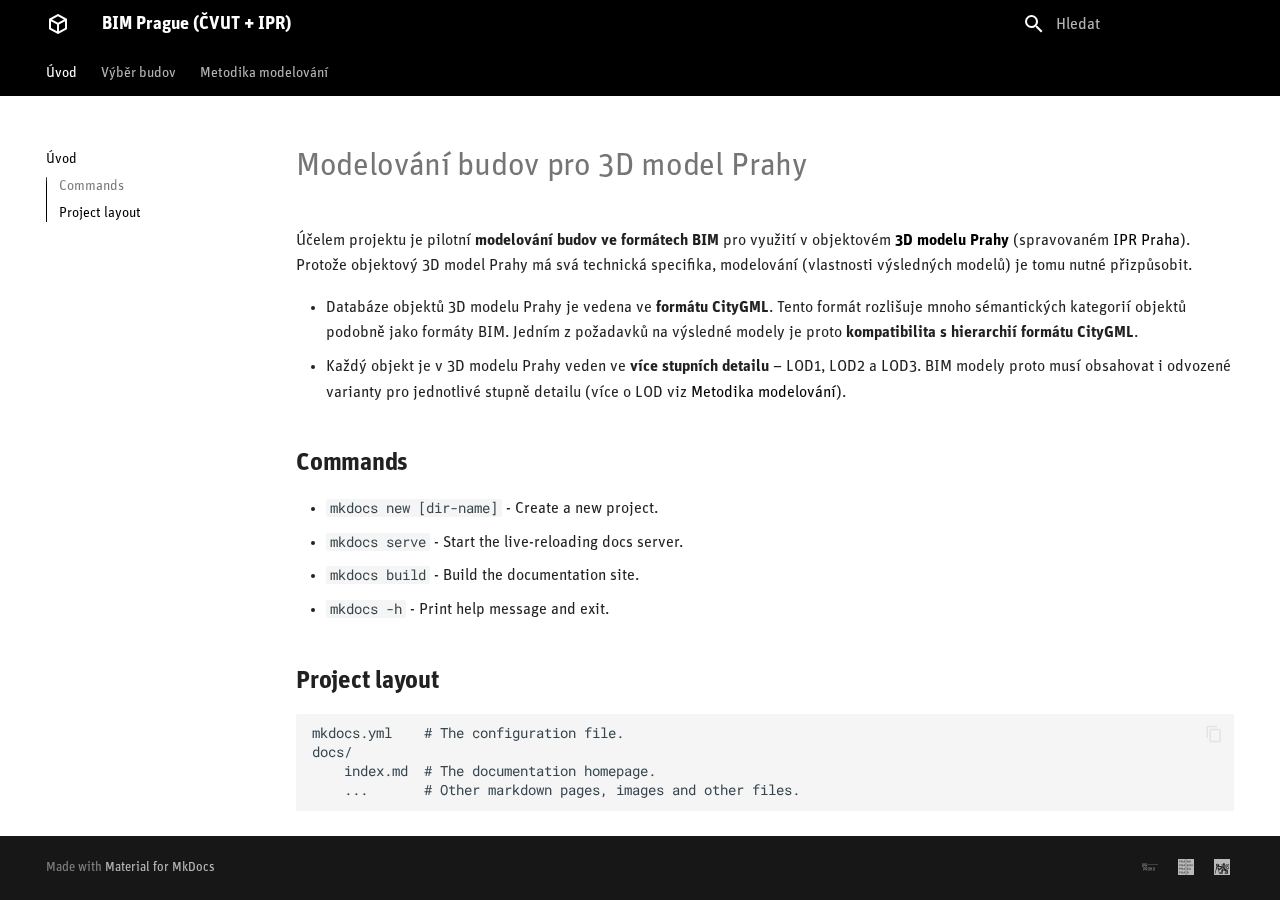
<file: index.html>
<!doctype html>
<html lang="cs" class="no-js">
  <head>
    
      <meta charset="utf-8">
      <meta name="viewport" content="width=device-width,initial-scale=1">
      
      
      
      
      
        <link rel="next" href="budovy/">
      
      
      <link rel="icon" href="material/cube-outline">
      <meta name="generator" content="mkdocs-1.6.1, mkdocs-material-9.6.5">
    
    
      
        <title>BIM Prague (ČVUT + IPR)</title>
      
    
    
      <link rel="stylesheet" href="assets/stylesheets/main.8608ea7d.min.css">
      
        
        <link rel="stylesheet" href="assets/stylesheets/palette.06af60db.min.css">
      
      

  
  
  
  
  <style>:root{--md-annotation-icon:url('data:image/svg+xml;charset=utf-8,<svg xmlns="http://www.w3.org/2000/svg" viewBox="0 0 24 24"><path d="M17 13h-4v4h-2v-4H7v-2h4V7h2v4h4m-5-9A10 10 0 0 0 2 12a10 10 0 0 0 10 10 10 10 0 0 0 10-10A10 10 0 0 0 12 2"/></svg>');}</style>


    
    
      
    
    
      
        
        
        <link rel="preconnect" href="https://fonts.gstatic.com" crossorigin>
        <link rel="stylesheet" href="https://fonts.googleapis.com/css?family=Roboto:300,300i,400,400i,700,700i%7CRoboto+Mono:400,400i,700,700i&display=fallback">
        <style>:root{--md-text-font:"Roboto";--md-code-font:"Roboto Mono"}</style>
      
    
    
      <link rel="stylesheet" href="stylesheets/extra.css">
    
    <script>__md_scope=new URL(".",location),__md_hash=e=>[...e].reduce(((e,_)=>(e<<5)-e+_.charCodeAt(0)),0),__md_get=(e,_=localStorage,t=__md_scope)=>JSON.parse(_.getItem(t.pathname+"."+e)),__md_set=(e,_,t=localStorage,a=__md_scope)=>{try{t.setItem(a.pathname+"."+e,JSON.stringify(_))}catch(e){}}</script>
    
      

    
    
    
   <link href="assets/stylesheets/glightbox.min.css" rel="stylesheet"/><style>
    html.glightbox-open { overflow: initial; height: 100%; }
    .gslide-title { margin-top: 0px; user-select: text; }
    .gslide-desc { color: #666; user-select: text; }
    .gslide-image img { background: white; }
    .gscrollbar-fixer { padding-right: 15px; }
    .gdesc-inner { font-size: 0.75rem; }
    body[data-md-color-scheme="slate"] .gdesc-inner { background: var(--md-default-bg-color);}
    body[data-md-color-scheme="slate"] .gslide-title { color: var(--md-default-fg-color);}
    body[data-md-color-scheme="slate"] .gslide-desc { color: var(--md-default-fg-color);}</style> <script src="assets/javascripts/glightbox.min.js"></script></head>
  
  
    
    
      
    
    
    
    
    <body dir="ltr" data-md-color-scheme="default" data-md-color-primary="custom" data-md-color-accent="custom">
  
    
    <input class="md-toggle" data-md-toggle="drawer" type="checkbox" id="__drawer" autocomplete="off">
    <input class="md-toggle" data-md-toggle="search" type="checkbox" id="__search" autocomplete="off">
    <label class="md-overlay" for="__drawer"></label>
    <div data-md-component="skip">
      
        
        <a href="#modelovani-budov-pro-3d-model-prahy" class="md-skip">
          Přeskočit obsah
        </a>
      
    </div>
    <div data-md-component="announce">
      
    </div>
    
    
      

<header class="md-header" data-md-component="header">
  <nav class="md-header__inner md-grid" aria-label="Záhlaví">
    <a href="." title="BIM Prague (ČVUT + IPR)" class="md-header__button md-logo" aria-label="BIM Prague (ČVUT + IPR)" data-md-component="logo">
      
  
  <svg xmlns="http://www.w3.org/2000/svg" viewBox="0 0 24 24"><path d="M21 16.5c0 .38-.21.71-.53.88l-7.9 4.44c-.16.12-.36.18-.57.18s-.41-.06-.57-.18l-7.9-4.44A.99.99 0 0 1 3 16.5v-9c0-.38.21-.71.53-.88l7.9-4.44c.16-.12.36-.18.57-.18s.41.06.57.18l7.9 4.44c.32.17.53.5.53.88zM12 4.15 6.04 7.5 12 10.85l5.96-3.35zM5 15.91l6 3.38v-6.71L5 9.21zm14 0v-6.7l-6 3.37v6.71z"/></svg>

    </a>
    <label class="md-header__button md-icon" for="__drawer">
      
      <svg xmlns="http://www.w3.org/2000/svg" viewBox="0 0 24 24"><path d="M3 6h18v2H3zm0 5h18v2H3zm0 5h18v2H3z"/></svg>
    </label>
    <div class="md-header__title" data-md-component="header-title">
      <div class="md-header__ellipsis">
        <div class="md-header__topic">
          <span class="md-ellipsis">
            BIM Prague (ČVUT + IPR)
          </span>
        </div>
        <div class="md-header__topic" data-md-component="header-topic">
          <span class="md-ellipsis">
            
              Úvod
            
          </span>
        </div>
      </div>
    </div>
    
      
        <form class="md-header__option" data-md-component="palette">
  
    
    
    
    <input class="md-option" data-md-color-media="" data-md-color-scheme="default" data-md-color-primary="custom" data-md-color-accent="custom"  aria-hidden="true"  type="radio" name="__palette" id="__palette_0">
    
  
</form>
      
    
    
      <script>var palette=__md_get("__palette");if(palette&&palette.color){if("(prefers-color-scheme)"===palette.color.media){var media=matchMedia("(prefers-color-scheme: light)"),input=document.querySelector(media.matches?"[data-md-color-media='(prefers-color-scheme: light)']":"[data-md-color-media='(prefers-color-scheme: dark)']");palette.color.media=input.getAttribute("data-md-color-media"),palette.color.scheme=input.getAttribute("data-md-color-scheme"),palette.color.primary=input.getAttribute("data-md-color-primary"),palette.color.accent=input.getAttribute("data-md-color-accent")}for(var[key,value]of Object.entries(palette.color))document.body.setAttribute("data-md-color-"+key,value)}</script>
    
    
    
      <label class="md-header__button md-icon" for="__search">
        
        <svg xmlns="http://www.w3.org/2000/svg" viewBox="0 0 24 24"><path d="M9.5 3A6.5 6.5 0 0 1 16 9.5c0 1.61-.59 3.09-1.56 4.23l.27.27h.79l5 5-1.5 1.5-5-5v-.79l-.27-.27A6.52 6.52 0 0 1 9.5 16 6.5 6.5 0 0 1 3 9.5 6.5 6.5 0 0 1 9.5 3m0 2C7 5 5 7 5 9.5S7 14 9.5 14 14 12 14 9.5 12 5 9.5 5"/></svg>
      </label>
      <div class="md-search" data-md-component="search" role="dialog">
  <label class="md-search__overlay" for="__search"></label>
  <div class="md-search__inner" role="search">
    <form class="md-search__form" name="search">
      <input type="text" class="md-search__input" name="query" aria-label="Hledat" placeholder="Hledat" autocapitalize="off" autocorrect="off" autocomplete="off" spellcheck="false" data-md-component="search-query" required>
      <label class="md-search__icon md-icon" for="__search">
        
        <svg xmlns="http://www.w3.org/2000/svg" viewBox="0 0 24 24"><path d="M9.5 3A6.5 6.5 0 0 1 16 9.5c0 1.61-.59 3.09-1.56 4.23l.27.27h.79l5 5-1.5 1.5-5-5v-.79l-.27-.27A6.52 6.52 0 0 1 9.5 16 6.5 6.5 0 0 1 3 9.5 6.5 6.5 0 0 1 9.5 3m0 2C7 5 5 7 5 9.5S7 14 9.5 14 14 12 14 9.5 12 5 9.5 5"/></svg>
        
        <svg xmlns="http://www.w3.org/2000/svg" viewBox="0 0 24 24"><path d="M20 11v2H8l5.5 5.5-1.42 1.42L4.16 12l7.92-7.92L13.5 5.5 8 11z"/></svg>
      </label>
      <nav class="md-search__options" aria-label="Vyhledávání">
        
        <button type="reset" class="md-search__icon md-icon" title="Vyčistit" aria-label="Vyčistit" tabindex="-1">
          
          <svg xmlns="http://www.w3.org/2000/svg" viewBox="0 0 24 24"><path d="M19 6.41 17.59 5 12 10.59 6.41 5 5 6.41 10.59 12 5 17.59 6.41 19 12 13.41 17.59 19 19 17.59 13.41 12z"/></svg>
        </button>
      </nav>
      
        <div class="md-search__suggest" data-md-component="search-suggest"></div>
      
    </form>
    <div class="md-search__output">
      <div class="md-search__scrollwrap" tabindex="0" data-md-scrollfix>
        <div class="md-search-result" data-md-component="search-result">
          <div class="md-search-result__meta">
            Inicializace vyhledávání
          </div>
          <ol class="md-search-result__list" role="presentation"></ol>
        </div>
      </div>
    </div>
  </div>
</div>
    
    
  </nav>
  
</header>
    
    <div class="md-container" data-md-component="container">
      
      
        
          
            
<nav class="md-tabs" aria-label="Karty" data-md-component="tabs">
  <div class="md-grid">
    <ul class="md-tabs__list">
      
        
  
  
    
  
  
    <li class="md-tabs__item md-tabs__item--active">
      <a href="." class="md-tabs__link">
        
  
    
  
  Úvod

      </a>
    </li>
  

      
        
  
  
  
    <li class="md-tabs__item">
      <a href="budovy/" class="md-tabs__link">
        
  
    
  
  Výběr budov

      </a>
    </li>
  

      
        
  
  
  
    <li class="md-tabs__item">
      <a href="metodika/" class="md-tabs__link">
        
  
    
  
  Metodika modelování

      </a>
    </li>
  

      
    </ul>
  </div>
</nav>
          
        
      
      <main class="md-main" data-md-component="main">
        <div class="md-main__inner md-grid">
          
            
              
              <div class="md-sidebar md-sidebar--primary" data-md-component="sidebar" data-md-type="navigation" >
                <div class="md-sidebar__scrollwrap">
                  <div class="md-sidebar__inner">
                    


  


  

<nav class="md-nav md-nav--primary md-nav--lifted md-nav--integrated" aria-label="Navigace" data-md-level="0">
  <label class="md-nav__title" for="__drawer">
    <a href="." title="BIM Prague (ČVUT + IPR)" class="md-nav__button md-logo" aria-label="BIM Prague (ČVUT + IPR)" data-md-component="logo">
      
  
  <svg xmlns="http://www.w3.org/2000/svg" viewBox="0 0 24 24"><path d="M21 16.5c0 .38-.21.71-.53.88l-7.9 4.44c-.16.12-.36.18-.57.18s-.41-.06-.57-.18l-7.9-4.44A.99.99 0 0 1 3 16.5v-9c0-.38.21-.71.53-.88l7.9-4.44c.16-.12.36-.18.57-.18s.41.06.57.18l7.9 4.44c.32.17.53.5.53.88zM12 4.15 6.04 7.5 12 10.85l5.96-3.35zM5 15.91l6 3.38v-6.71L5 9.21zm14 0v-6.7l-6 3.37v6.71z"/></svg>

    </a>
    BIM Prague (ČVUT + IPR)
  </label>
  
  <ul class="md-nav__list" data-md-scrollfix>
    
      
      
  
  
    
  
  
  
    <li class="md-nav__item md-nav__item--active">
      
      <input class="md-nav__toggle md-toggle" type="checkbox" id="__toc">
      
      
        
      
      
        <label class="md-nav__link md-nav__link--active" for="__toc">
          
  
  <span class="md-ellipsis">
    Úvod
    
  </span>
  

          <span class="md-nav__icon md-icon"></span>
        </label>
      
      <a href="." class="md-nav__link md-nav__link--active">
        
  
  <span class="md-ellipsis">
    Úvod
    
  </span>
  

      </a>
      
        

<nav class="md-nav md-nav--secondary" aria-label="Obsah">
  
  
  
    
  
  
    <label class="md-nav__title" for="__toc">
      <span class="md-nav__icon md-icon"></span>
      Obsah
    </label>
    <ul class="md-nav__list" data-md-component="toc" data-md-scrollfix>
      
        <li class="md-nav__item">
  <a href="#commands" class="md-nav__link">
    <span class="md-ellipsis">
      Commands
    </span>
  </a>
  
</li>
      
        <li class="md-nav__item">
  <a href="#project-layout" class="md-nav__link">
    <span class="md-ellipsis">
      Project layout
    </span>
  </a>
  
</li>
      
    </ul>
  
</nav>
      
    </li>
  

    
      
      
  
  
  
  
    <li class="md-nav__item">
      <a href="budovy/" class="md-nav__link">
        
  
  <span class="md-ellipsis">
    Výběr budov
    
  </span>
  

      </a>
    </li>
  

    
      
      
  
  
  
  
    <li class="md-nav__item">
      <a href="metodika/" class="md-nav__link">
        
  
  <span class="md-ellipsis">
    Metodika modelování
    
  </span>
  

      </a>
    </li>
  

    
  </ul>
</nav>
                  </div>
                </div>
              </div>
            
            
          
          
            <div class="md-content" data-md-component="content">
              <article class="md-content__inner md-typeset">
                
                  



<h1 id="modelovani-budov-pro-3d-model-prahy">Modelování budov pro 3D model Prahy</h1>
<p>Účelem projektu je pilotní <strong>modelování budov ve formátech BIM</strong> pro využití v objektovém <a href="https://app.iprpraha.cz/apl/app/model3d/" target="_blank"><strong>3D modelu Prahy</strong></a> (spravovaném <a href="https://iprpraha.cz/">IPR Praha</a>). Protože objektový 3D model Prahy má svá technická specifika, modelování (vlastnosti výsledných modelů) je tomu nutné přizpůsobit.</p>
<ul>
<li>Databáze objektů 3D modelu Prahy je vedena ve <strong>formátu CityGML</strong>. Tento formát rozlišuje mnoho sémantických kategorií objektů podobně jako formáty BIM. Jedním z požadavků na výsledné modely je proto <strong>kompatibilita s hierarchií formátu CityGML</strong>.</li>
<li>Každý objekt je v 3D modelu Prahy veden ve <strong>více stupních detailu</strong> – LOD1, LOD2 a LOD3. BIM modely proto musí obsahovat i odvozené varianty pro jednotlivé stupně detailu (více o LOD viz <a href="metodika/">Metodika modelování</a>).</li>
</ul>
<h2 id="commands">Commands</h2>
<ul>
<li><code>mkdocs new [dir-name]</code> - Create a new project.</li>
<li><code>mkdocs serve</code> - Start the live-reloading docs server.</li>
<li><code>mkdocs build</code> - Build the documentation site.</li>
<li><code>mkdocs -h</code> - Print help message and exit.</li>
</ul>
<h2 id="project-layout">Project layout</h2>
<div class="highlight"><pre><span></span><code>mkdocs.yml    # The configuration file.
docs/
    index.md  # The documentation homepage.
    ...       # Other markdown pages, images and other files.
</code></pre></div>












                
              </article>
            </div>
          
          
  <script>var tabs=__md_get("__tabs");if(Array.isArray(tabs))e:for(var set of document.querySelectorAll(".tabbed-set")){var labels=set.querySelector(".tabbed-labels");for(var tab of tabs)for(var label of labels.getElementsByTagName("label"))if(label.innerText.trim()===tab){var input=document.getElementById(label.htmlFor);input.checked=!0;continue e}}</script>

<script>var target=document.getElementById(location.hash.slice(1));target&&target.name&&(target.checked=target.name.startsWith("__tabbed_"))</script>
        </div>
        
          <button type="button" class="md-top md-icon" data-md-component="top" hidden>
  
  <svg xmlns="http://www.w3.org/2000/svg" viewBox="0 0 24 24"><path d="M13 20h-2V8l-5.5 5.5-1.42-1.42L12 4.16l7.92 7.92-1.42 1.42L13 8z"/></svg>
  Zpět na začátek
</button>
        
      </main>
      
        <footer class="md-footer">
  
  <div class="md-footer-meta md-typeset">
    <div class="md-footer-meta__inner md-grid">
      <div class="md-copyright">
  
  
    Made with
    <a href="https://squidfunk.github.io/mkdocs-material/" target="_blank" rel="noopener">
      Material for MkDocs
    </a>
  
</div>
      
        <div class="md-social">
  
    
    
    
    
    <a href="https://iprpraha.cz" target="_blank" rel="noopener" title="IPR Praha" class="md-social__link">
      <svg xmlns="http://www.w3.org/2000/svg" viewBox="0 0 24 24">
  <path d="M2.304 6.796v4.676h.504v-1.438h.581c.379 0 .664-.086.857-.263.193-.176.289-.424.289-.745V7.804c0-.318-.096-.565-.292-.742-.196-.176-.478-.266-.854-.266ZM0 6.799v.43h.36v3.813H0v.433h1.223v-.433h-.36V7.229h.36V6.8Zm5.469 0v4.676h.504V9.82h.584l.84 1.656h.556L7.067 9.75c.42-.135.632-.447.632-.934V7.807c0-.318-.096-.565-.292-.741-.195-.177-.478-.267-.853-.267Zm-2.664.43h.584c.206 0 .366.052.475.151.11.1.167.24.167.424v1.222c0 .386-.215.575-.639.575l-.003.003h-.584Zm3.165 0h.584c.205 0 .365.052.475.151.109.1.167.24.167.424V8.81c0 .386-.216.575-.642.575v.003H5.97Zm2.987 1.034v.455H24v-.455Zm1.16 4.043c-.383 0-.672.087-.861.264-.19.176-.286.423-.286.744v.395h.504v-.424c0-.366.212-.545.639-.545.427 0 .379.048.488.144.109.096.167.231.167.405v1.18h-.835c-.69 0-1.037.338-1.037 1.008v.72c0 .67.347 1.007 1.037 1.007s.376-.051.54-.154c.163-.103.295-.24.394-.414l.186.459h.215v-3.778l.007-.003c0-.32-.097-.568-.292-.744-.193-.177-.485-.263-.867-.263zm7.461 0c-.382 0-.67.087-.86.264-.19.176-.286.423-.286.744v.395h.504v-.424c0-.366.212-.545.642-.545.43 0 .379.048.488.144.109.096.167.231.167.405v1.18h-.835c-.69 0-1.036.338-1.036 1.008v.72c0 .67.346 1.007 1.036 1.007.69 0 .376-.051.54-.154.163-.103.295-.24.394-.414l.186.459h.215v-3.778l.004-.003c0-.32-.097-.568-.293-.744-.195-.177-.484-.263-.866-.263zm-15.184.106v4.677h.504V15.65h.581c.379 0 .664-.087.857-.263.192-.177.289-.424.289-.745V13.42c0-.318-.097-.565-.292-.741-.196-.177-.478-.267-.854-.267Zm3.161.004v4.676h.504v-1.656h.584l.841 1.656h.556l-.886-1.727c.42-.135.632-.446.632-.934v-1.008c0-.317-.096-.564-.292-.741-.196-.177-.478-.266-.854-.266Zm7.087 0v4.676h.504v-2.16h1.418v2.16h.504v-4.676h-.504v2.086h-1.418v-2.086Zm-6.583.426h.584c.206 0 .366.052.475.151.11.1.167.241.167.424v1.008c0 .385-.215.574-.638.574l-.004.003H6.06Zm-3.167.004h.584c.205 0 .366.051.475.15.109.1.167.241.167.424v1.223c0 .385-.215.574-.639.574l-.003.004h-.584ZM9.936 14.9h.835v1.168c-.01.154-.1.308-.273.465a.818.818 0 0 1-.562.235c-.202 0-.34-.052-.417-.151-.077-.1-.115-.241-.115-.424v-.719c0-.183.038-.324.115-.423.077-.1.215-.151.417-.151zm7.462 0h.835v1.168c-.01.154-.1.308-.273.465a.818.818 0 0 1-.562.235c-.202 0-.34-.052-.417-.151-.077-.1-.116-.241-.116-.424v-.719c0-.183.039-.324.116-.423.077-.1.215-.151.417-.151z" style="stroke-width:.999999"/>
</svg>
    </a>
  
    
    
    
    
    <a href="https://praha.eu" target="_blank" rel="noopener" title="město Praha" class="md-social__link">
      <svg version="1.1" id="svg5" xmlns="http://www.w3.org/2000/svg" viewBox="0 0 24 24">
  <path id="path4" d="M0 0v24h11.746V0Zm12.254 0v24H24V0ZM3.161 2.387c.568 0 1.002.369 1.002.907S3.73 4.2 3.161 4.2h-.435v1.04h-.471V2.394h.906zm2.063 0h.907c.567 0 1.002.332 1.002.87a.813.813 0 0 1-.501.774h.007l.605 1.2h-.538l-.538-1.105h-.472v1.106h-.472zm3.862.008h.471l.973 2.844h-.472l-.235-.7H8.82l-.235.7h-.472Zm4.436 0h.471v1.171h1.238V2.395h.464v2.844h-.464V3.964h-1.238V5.24h-.471zm4.347 0h.472l.972 2.844h-.471l-.236-.7h-1.002l-.236.7h-.471Zm-12.18.398v.936h.405v.007c.302 0 .538-.133.538-.472 0-.339-.236-.471-.538-.471zM2.726 2.8v1.002h.406c.302 0 .538-.132.538-.5 0-.37-.236-.502-.538-.502zm6.595.162-.368 1.172h.737zm8.791 0-.368 1.172h.737zm-3.22 4.849c.84 0 .67.066.84.133v.397a2.449 2.449 0 0 0-.84-.132.98.98 0 0 0-.972 1.039c0 .773.471 1.068.972 1.068s.405-.037.472-.066v-.766h-.634v-.398H15.8v1.437c-.236.132-.538.198-.907.198-.84 0-1.474-.471-1.474-1.473 0-1.002.634-1.437 1.474-1.437zm-11.73.022c.567 0 1.001.368 1.001.906s-.434.907-1.002.907h-.435v1.039h-.471V7.84h.906zm5.924.007h.471l.973 2.845h-.472l-.235-.7H8.82l-.235.7h-.472Zm11.465 0h1.71v.406h-1.238v.803h1.068v.398h-1.068v.84h1.238v.398h-1.71zm-15.327.008h.907c.567 0 1.002.331 1.002.87a.81.81 0 0 1-.501.766h.007l.605 1.208h-.538l-.538-1.105h-.472v1.105h-.472zm11.85 0h.47v1.739c0 .471.2.737.635.737.434 0 .633-.266.633-.737v-1.74h.472v1.74c0 .7-.332 1.134-1.105 1.134-.737 0-1.106-.434-1.106-1.134zm-14.348.398v1.002h.406c.302 0 .538-.133.538-.501 0-.369-.236-.501-.538-.501zm2.963 0v.936h.405v.007c.302 0 .538-.133.538-.472 0-.339-.236-.471-.538-.471zm3.632.162-.368 1.171h.737Zm5.571 4.856c.84 0 .67.066.84.132v.398a2.449 2.449 0 0 0-.84-.132.98.98 0 0 0-.972 1.039c0 .773.471 1.068.972 1.068s.405-.037.472-.066v-.767h-.634v-.397H15.8v1.436c-.236.133-.538.2-.907.2-.84 0-1.474-.472-1.474-1.474 0-1.003.634-1.437 1.474-1.437zm-11.73.022c.567 0 1.001.368 1.001.906s-.434.907-1.002.907h-.435v1.038h-.471v-2.844h.906zm5.924.007h.471l.973 2.844h-.472l-.235-.7H8.82l-.235.7h-.472Zm8.783 0h.472l.972 2.844h-.471l-.236-.7h-1.002l-.236.7h-.471zM5.224 13.3h.907c.567 0 1.002.332 1.002.87a.81.81 0 0 1-.501.766h.007l.605 1.209h-.538l-.538-1.105h-.472v1.105h-.472zm-2.498.398v1.003h.406c.302 0 .538-.133.538-.501 0-.369-.236-.502-.538-.502zm2.963 0v.936h.405v.008c.302 0 .538-.133.538-.472 0-.339-.236-.472-.538-.472zm3.632.163-.368 1.171h.737zm8.791 0-.368 1.171h.737zm-3.22 4.878c.84 0 .67.066.84.132v.398a2.45 2.45 0 0 0-.84-.132.98.98 0 0 0-.972 1.039c0 .773.471 1.068.972 1.068s.405-.037.472-.066v-.767h-.634v-.398H15.8v1.437c-.236.133-.538.2-.907.2-.84 0-1.474-.472-1.474-1.474 0-1.003.634-1.437 1.474-1.437zm-11.723.014c.567 0 1.002.369 1.002.907s-.435.906-1.002.906h-.435v1.04h-.472V18.76h.907zm5.917.008h.471l.973 2.844h-.472l-.235-.7H8.82l-.235.7h-.472Zm-3.862.007h.907c.567 0 1.002.332 1.002.87a.803.803 0 0 1-.501.766h.007l.605 1.208h-.538l-.538-1.105h-.472v1.106h-.472zm-2.498.413v1.002h.406c.302 0 .538-.133.538-.501 0-.369-.236-.501-.538-.501zm2.963 0v.936h.405v.007c.302 0 .538-.133.538-.472 0-.338-.236-.471-.538-.471zm3.64.17-.369 1.17h.737z" style="fill-opacity:1;stroke-width:1"/>
  <defs id="defs1">
    <clipPath clipPathUnits="userSpaceOnUse" id="clipPath5"/>
  </defs>
</svg>
    </a>
  
    
    
    
    
    <a href="https://cvut.cz" target="_blank" rel="noopener" title="ČVUT v Praze" class="md-social__link">
      <svg xml:space="preserve" xmlns="http://www.w3.org/2000/svg" viewBox="0 0 24 24">
  <path d="M0 0v24h24V0Zm13.136 6.223h.764c0 .2.15.35.332.35.183 0 .332-.15.332-.35h.681c0 .216.133.35.333.35.182 0 .332-.183.332-.35h.764l-.515.914a13.37 13.37 0 0 0-1.562-.083c-.332 0-.664.017-1.013.05zm1.445 1.013c.282 0 .531 0 .764.034.265.033.531.183.531.465 0 .183-.099.316-.282.316a.277.277 0 0 1-.183-.067c.017.133.15.216.283.216.216 0 .365-.133.365-.415a.666.666 0 0 0-.15-.449c.35.283.565.781.565 1.362 0 1.014-.365 1.545-1.494 1.944-.582.2-1.047.332-1.629.548-.947.349-1.511.997-1.511 1.91 0 .632.315 1.346.98 1.678-1.013-.133-1.728-1.046-1.728-2.06 0-1.096.831-2.076 2.11-2.375.482-.116.897-.183 1.462-.332 1.063-.283 1.395-.748 1.395-1.362a.767.767 0 0 0-.116-.432c.016.1.016.182.016.282 0 .664-.614 1.263-1.511 1.346-.482.033-.997.1-1.495.15-.117.016-.166-.034-.166-.134l-.017-.797c0-.034.017-.067.066-.067.034 0 .05.017.067.05.1.15.3.3.582.3.232 0 .365-.134.365-.283 0-.167-.15-.316-.448-.316-.648 0-.98.449-1.695.449-.78 0-1.046-.383-1.046-.748 0-.3.166-.482.382-.581-.067.083-.083.15-.083.265 0 .25.299.449.83.449.499 0 .814-.116 1.196-.116.498 0 .798.166.93.349-.016-.382-.299-.715-.664-.715-.25 0-.35.15-.382.216-.017.05-.05.067-.083.067-.034 0-.067-.017-.067-.05l-.083-.83c-.016-.1.033-.15.166-.167l.848-.066c.15.415.249.648.465.648.116 0 .166-.133.166-.25.182-.05.365-.05.547-.033-.215-.149-.93-.066-1.146-.365.35-.017.615-.034.898-.034Zm-9.785 0c.449 0 .848.2 1.113.532-.382-.05-.747.217-.863.516a.737.737 0 0 0-.25-.034.67.67 0 0 0-.68.665c0 .365.298.68.68.68.382 0 .615-.298.615-.68v-.067c.016-.016.05-.016.1-.016.066 0 .133.033.133.15 0 .132-.05.381-.05.63 0 .233.05.399.116.565l.565 2.359a1.12 1.12 0 0 0-.233.25c-.315.066-.581.265-.697.547l-.598-2.757c-.93-.017-1.678-.748-1.678-1.661 0-.98.764-1.678 1.727-1.678zm11.529.316c.365.316.664.798.664 1.629 0 .863-.249 1.744-1.445 2.192-.564.216-.88.332-1.478.581-.93.4-1.23.93-1.23 1.645 0 .681.366 1.063.648 1.296-.68-.117-1.395-.814-1.395-1.745 0-.897.498-1.428 1.462-1.794.532-.199 1.047-.349 1.528-.498 1.18-.415 1.595-1.03 1.595-2.126 0-.465-.133-.914-.349-1.18zm3.007.067c.382 0 .648.183.814.382a1.127 1.127 0 0 0-.565.93c0 .482.25.78.482 1.03l-.615.449c-.349-.316-.565-.731-.565-1.196-.249-.133-.465-.416-.465-.748 0-.482.416-.847.914-.847zm1.91 0c.498 0 .963.366.963.847a.855.855 0 0 1-.498.781c.017.282-.166.648-.382.88-.416.449-1.18.93-1.678 1.33-.498.398-.764.813-.764 1.378 0 .748.598 1.296 1.362 1.296.715 0 1.33-.548 1.33-1.313 0-.697-.5-1.212-1.263-1.56l.63-.45c.682.399 1.43.947 1.43 2.127 0 1.628-1.313 3.056-3.44 3.056-.664 0-.846-.082-1.262-.249.266.25.548.615.565 1.063.333.1.565.15 1.28.15.315 0 .747-.05 1.096-.15.249-.066.398-.166.482-.282a.815.815 0 0 1 .132.415.775.775 0 0 1-.581.748c.116 1.18.216 2.359.216 3.422 0 .797-.399 1.279-.963 1.279a.189.189 0 0 0 .05-.133c0-.316-.35-.465-.599-.465-.498 0-.764.398-1.312.398-.482 0-.681-.398-1.047-.398-.232 0-.398.15-.398.349 0 .1.033.182.1.266-.316 0-.682-.3-.682-.715a.65.65 0 0 1 .067-.3.739.739 0 0 1-.15-.464c0-.2.1-.416.316-.548-.067-.499.332-.831.78-.831.499 0 .748.349.831.698.067.249.166.332.282.348.216.034.565 0 .698-.033.15-.033.216-.116.216-.365 0-.415-.116-.963-.216-1.429-.249.033-.864.067-1.329.067-1.03 0-1.611-.465-1.71-1.479a2.937 2.937 0 0 0-.366-1.262c-.183-.35-.598-.814-.598-1.412 0-.448.166-.715.681-.963.365-.167.797-.366 1.163-.582-.017.582.332 1.362.78 1.694.499.366.963.465 1.645.465.78 0 1.528-.232 1.927-.697-.233.15-.549.232-.947.232-1.23 0-2.01-.947-2.01-1.96 0-.73.398-1.379 1.063-1.927.548-.448 1.047-.73 1.429-1.113.249-.249.465-.548.465-.897 0-.415-.283-.813-.582-.93.166-.199.498-.382.798-.382zM6.59 7.635c.2 0 .299.05.398.117a.837.837 0 0 1 .316-.05c.382 0 .797.316.797.797 0 .449-.266.664-.532.847-.132.1-.165.2-.149.35.017.182.117.498.166.664.05.15.166.216.35.199.913-.066 2.225-.166 3.023-.2.747-.032 1.279-.05 1.894-.082-1.163.282-1.828 1.063-2.01 2.176l-.532.282c-.117-.449-.715-.598-2.094-.598-.481 0-.78.033-1.113.033-.514 0-.897-.216-1.013-.631.2 0 .349-.166.349-.366 0-.398-.614-.797-.614-1.56 0-.25.033-.483.033-.665 0-.2-.166-.332-.349-.332a.519.519 0 0 0-.349.132c-.033-.465.349-.813.83-.78.067-.15.316-.333.599-.333Zm.548.266c.1.083.2.283.2.499 0 .1-.018.232-.084.382.2-.067.349-.216.349-.449 0-.25-.216-.432-.465-.432zm-.781.066c-.1 0-.166.034-.216.05.283.117.482.366.465.831.15-.1.2-.266.2-.415a.461.461 0 0 0-.449-.466zm10.598.117c.25.299.548.764.548 1.678 0 .947-.315 1.827-1.362 2.342-.498.233-.83.365-1.395.631-.648.332-1.014.798-1.014 1.346 0 .432.2.764.383.947-.632-.183-1.03-.781-1.03-1.413 0-.664.315-1.113 1.13-1.495.514-.232.896-.315 1.494-.564 1.18-.466 1.479-1.346 1.479-2.359 0-.349-.05-.765-.233-1.113zm.648.847c.182.365.332.797.332 1.346 0 1.096-.382 2.159-1.478 2.724-.465.232-.731.382-1.08.548-.532.233-.78.598-.78 1.03 0 .332.082.515.165.665-.481-.133-.78-.565-.78-1.146 0-.466.315-.848.88-1.147.399-.2.731-.332 1.396-.665 1.046-.515 1.445-1.362 1.445-2.508 0-.299-.05-.548-.1-.847zM3.916 10.56c.183.1.399.166.648.216l.216.997-.997 4.285-.449.316-1.245 5.349-1.013.78zm2.957 2.01c.4 0 .814.299.814.83 0 .266-.066.333-.066.532 0 .117.033.216.2.382.198.2.298.316.414.316.117 0 .183-.05.316-.15.747-.63 1.395-1.295 2.292-1.777.017.78.316 1.412.964 1.894l-.565.432c-.1-.1-.2-.133-.332-.133-.216 0-.432.083-.764.299-.382.249-1.013.897-1.462 1.329-.25.25-.515.382-.764.382-.2 0-.366-.083-.45-.266.2-.05.3-.2.3-.332 0-.2-.116-.333-.266-.432-.249-.15-.515-.283-.747-.482a3.515 3.515 0 0 1-.548-.598c-.117-.133-.216-.183-.366-.183-.182 0-.315.133-.315.283 0 .083.016.15.05.199-.25-.083-.4-.349-.4-.631a.67.67 0 0 1 .333-.565.619.619 0 0 1-.033-.2c0-.348.282-.68.73-.714.084-.233.333-.415.665-.415zm-.216.349a.452.452 0 0 0-.266.083.724.724 0 0 1 .582.664c.05-.083.1-.166.1-.332a.422.422 0 0 0-.416-.415zm-.598.665c-.216 0-.365.116-.398.249a.998.998 0 0 1 .249-.034c.249 0 .465.117.564.316.05-.316-.133-.531-.415-.531zm-.216 1.245c.066 0 .117.033.183.1.216.249.349.398.581.598.133.116.3.216.465.299l1.03 4.468a.864.864 0 0 0-.282.632c0 .182.05.349.133.498a.686.686 0 0 0-.05.266c0 .1.017.2.066.299l-.349-.266-1.245-5.349-.449-.316-.216-1.03c-.033-.132.033-.199.133-.199zm8.007.449c.232 0 .349.15.448.299.183.282.332.581.515.963-.133.067-.2.183-.2.35 0 .232.134.431.316.53l-1.943.05c-.017.117-.017.233-.017.333 0 .216.15.366.349.366.15 0 .282-.05.399-.15.066.68-.35.897-.781.914.017.614.05 1.063.05 2.176 0 .797-.399 1.279-.964 1.279a.187.187 0 0 0 .05-.133c0-.315-.349-.465-.598-.465-.498 0-.764.399-1.312.399-.482 0-.681-.399-1.047-.399-.232 0-.399.15-.399.349 0 .1.034.182.1.266-.315-.001-.68-.3-.68-.715 0-.117.016-.183.066-.3a.736.736 0 0 1-.15-.464c0-.2.1-.416.316-.549-.066-.498.332-.83.78-.83.499 0 .748.349.831.698.067.249.166.332.283.348.216.034.565 0 .698-.033.149-.033.215-.116.215-.365.017-1.744-.2-2.858-.2-3.489 0-.68.383-.98.782-1.113.531-.182 1.578-.332 2.093-.315zm.748.15c.1 0 .182.032.249.132.116.15.265.382.382.598.216.382.349.748.365 1.28h-.166c-.349 0-.598-.25-.598-.516 0-.166.05-.266.25-.299a9.49 9.49 0 0 0-.549-1.063c-.05-.083 0-.133.067-.133zm-5.665 4.6c-.266 0-.399.15-.416.283a.688.688 0 0 1 .316-.066c.266 0 .481.149.548.299.033-.266-.133-.515-.448-.515Zm7.874 0c-.266 0-.399.15-.416.283a.687.687 0 0 1 .316-.066c.266 0 .482.149.548.299.033-.266-.132-.515-.448-.515zm-8.024.765c-.315 0-.482.249-.448.448.066-.083.2-.2.465-.2.216 0 .382.1.482.217 0-.233-.167-.465-.499-.465zm7.874 0c-.316 0-.482.249-.448.448.066-.083.2-.2.465-.2.216 0 .382.1.481.217 0-.233-.166-.465-.498-.465z" style="stroke-width:1"/>
</svg>
    </a>
  
</div>
      
    </div>
  </div>
</footer>
      
    </div>
    <div class="md-dialog" data-md-component="dialog">
      <div class="md-dialog__inner md-typeset"></div>
    </div>
    
    
    <script id="__config" type="application/json">{"base": ".", "features": ["navigation.tabs", "navigation.sections", "navigation.indexes", "toc.integrate", "navigation.top", "search.suggest", "search.highlight", "content.tabs.link", "content.code.annotation", "content.code.copy", "content.tooltips"], "search": "assets/javascripts/workers/search.f8cc74c7.min.js", "translations": {"clipboard.copied": "Zkop\u00edrov\u00e1no do schr\u00e1nky", "clipboard.copy": "Kop\u00edrovat do schr\u00e1nky", "search.result.more.one": "1 dal\u0161\u00ed na t\u00e9to str\u00e1nce", "search.result.more.other": "# v\u00edce na t\u00e9to str\u00e1nce", "search.result.none": "Nenalezeny \u017e\u00e1dn\u00e9 dokumenty", "search.result.one": "Nalezen\u00fd dokument: 1", "search.result.other": "Nalezen\u00e9 dokumenty: #", "search.result.placeholder": "Pi\u0161te co se m\u00e1 vyhledat", "search.result.term.missing": "Chyb\u011bj\u00edc\u00ed", "select.version": "Vyberte verzi"}}</script>
    
    
      <script src="assets/javascripts/bundle.f1b6f286.min.js"></script>
      
    
  <script id="init-glightbox">const lightbox = GLightbox({"touchNavigation": true, "loop": false, "zoomable": true, "draggable": true, "openEffect": "zoom", "closeEffect": "zoom", "slideEffect": "slide"});
document$.subscribe(() => { lightbox.reload() });
</script></body>
</html>
</file>
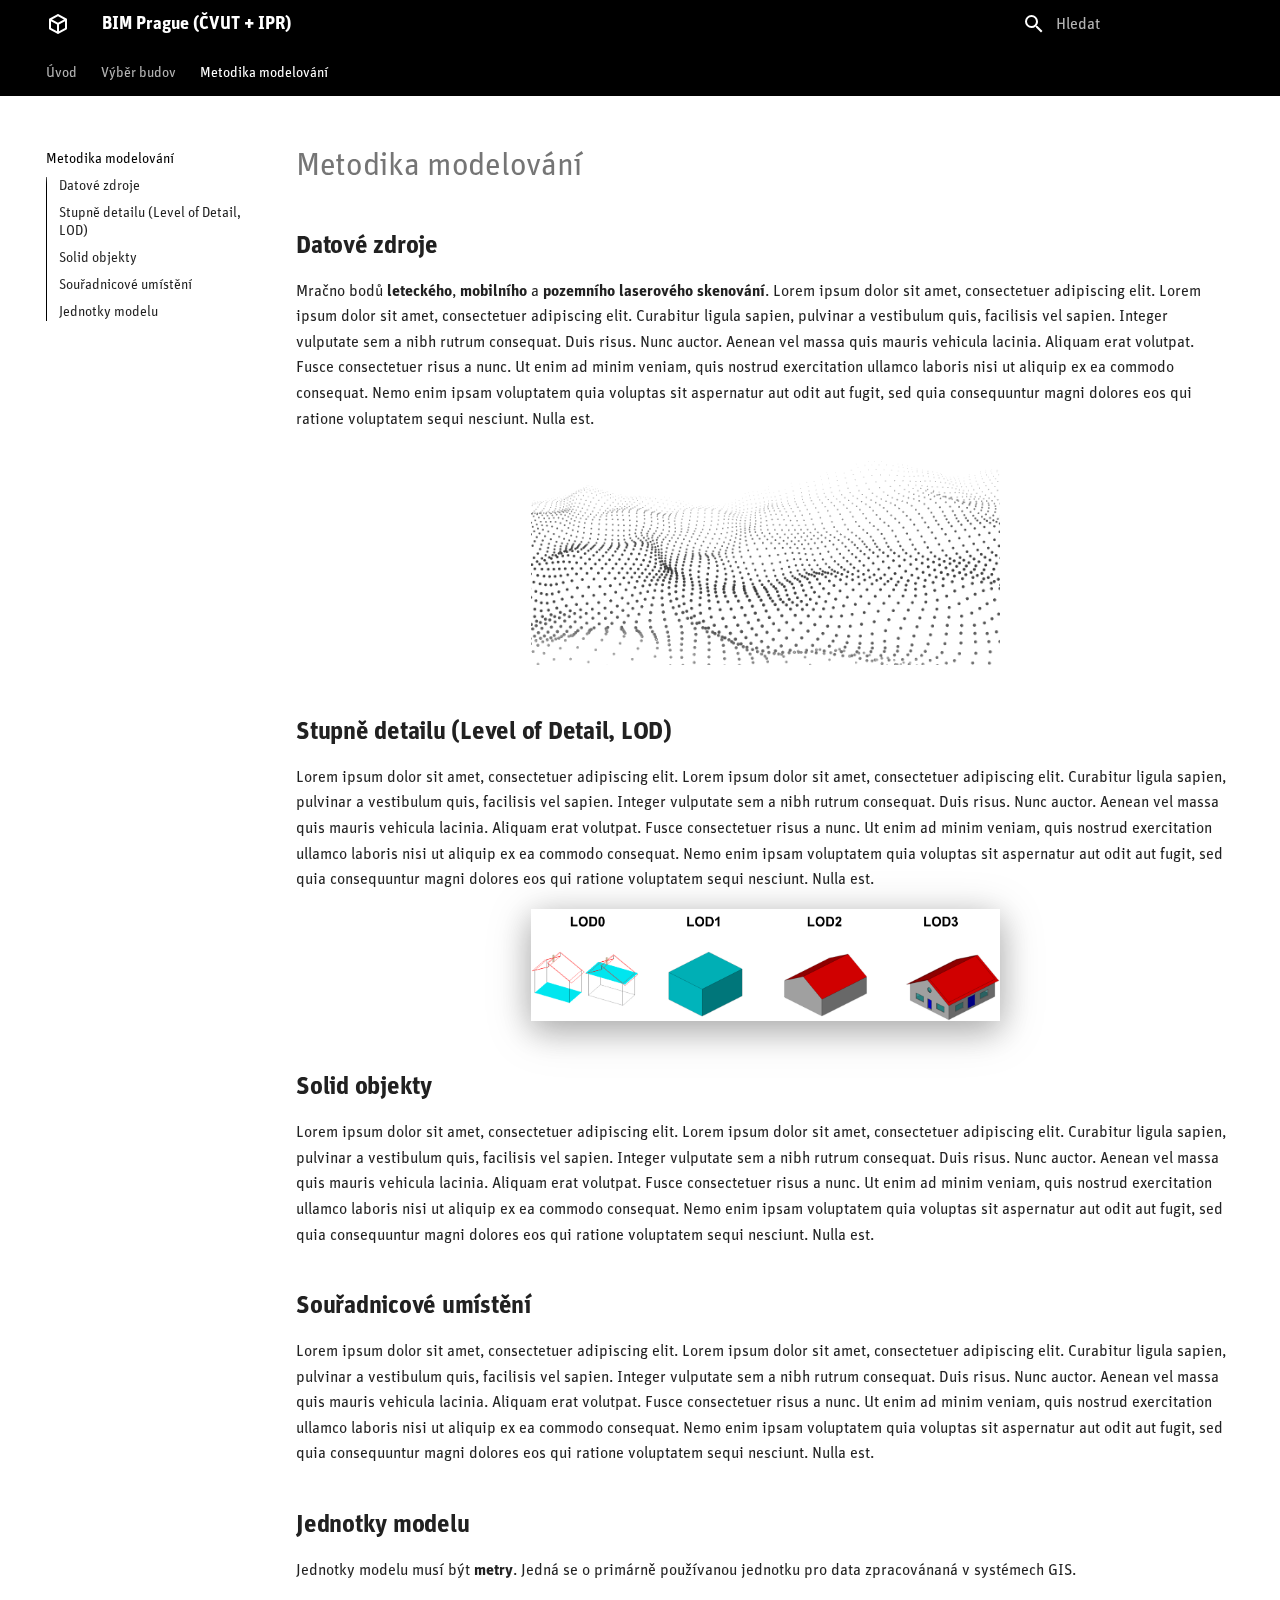
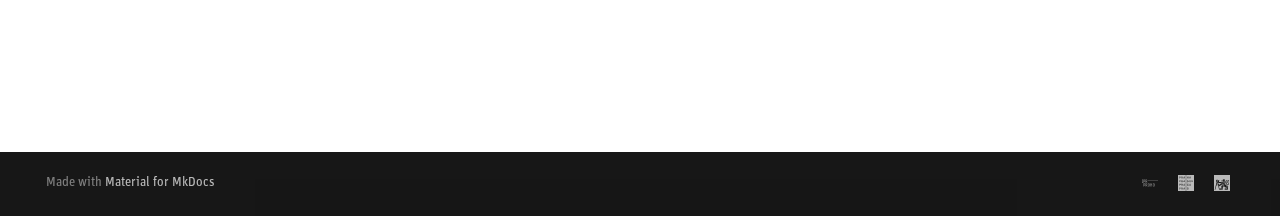
<file: metodika/index.html>
<!doctype html>
<html lang="cs" class="no-js">
  <head>
    
      <meta charset="utf-8">
      <meta name="viewport" content="width=device-width,initial-scale=1">
      
      
      
      
        <link rel="prev" href="../budovy/">
      
      
      
      <link rel="icon" href="../material/cube-outline">
      <meta name="generator" content="mkdocs-1.6.1, mkdocs-material-9.6.5">
    
    
      
        <title>Metodika modelování - BIM Prague (ČVUT + IPR)</title>
      
    
    
      <link rel="stylesheet" href="../assets/stylesheets/main.8608ea7d.min.css">
      
        
        <link rel="stylesheet" href="../assets/stylesheets/palette.06af60db.min.css">
      
      

  
  
  
  
  <style>:root{--md-annotation-icon:url('data:image/svg+xml;charset=utf-8,<svg xmlns="http://www.w3.org/2000/svg" viewBox="0 0 24 24"><path d="M17 13h-4v4h-2v-4H7v-2h4V7h2v4h4m-5-9A10 10 0 0 0 2 12a10 10 0 0 0 10 10 10 10 0 0 0 10-10A10 10 0 0 0 12 2"/></svg>');}</style>


    
    
      
    
    
      
        
        
        <link rel="preconnect" href="https://fonts.gstatic.com" crossorigin>
        <link rel="stylesheet" href="https://fonts.googleapis.com/css?family=Roboto:300,300i,400,400i,700,700i%7CRoboto+Mono:400,400i,700,700i&display=fallback">
        <style>:root{--md-text-font:"Roboto";--md-code-font:"Roboto Mono"}</style>
      
    
    
      <link rel="stylesheet" href="../stylesheets/extra.css">
    
    <script>__md_scope=new URL("..",location),__md_hash=e=>[...e].reduce(((e,_)=>(e<<5)-e+_.charCodeAt(0)),0),__md_get=(e,_=localStorage,t=__md_scope)=>JSON.parse(_.getItem(t.pathname+"."+e)),__md_set=(e,_,t=localStorage,a=__md_scope)=>{try{t.setItem(a.pathname+"."+e,JSON.stringify(_))}catch(e){}}</script>
    
      

    
    
    
   <link href="../assets/stylesheets/glightbox.min.css" rel="stylesheet"/><style>
    html.glightbox-open { overflow: initial; height: 100%; }
    .gslide-title { margin-top: 0px; user-select: text; }
    .gslide-desc { color: #666; user-select: text; }
    .gslide-image img { background: white; }
    .gscrollbar-fixer { padding-right: 15px; }
    .gdesc-inner { font-size: 0.75rem; }
    body[data-md-color-scheme="slate"] .gdesc-inner { background: var(--md-default-bg-color);}
    body[data-md-color-scheme="slate"] .gslide-title { color: var(--md-default-fg-color);}
    body[data-md-color-scheme="slate"] .gslide-desc { color: var(--md-default-fg-color);}</style> <script src="../assets/javascripts/glightbox.min.js"></script></head>
  
  
    
    
      
    
    
    
    
    <body dir="ltr" data-md-color-scheme="default" data-md-color-primary="custom" data-md-color-accent="custom">
  
    
    <input class="md-toggle" data-md-toggle="drawer" type="checkbox" id="__drawer" autocomplete="off">
    <input class="md-toggle" data-md-toggle="search" type="checkbox" id="__search" autocomplete="off">
    <label class="md-overlay" for="__drawer"></label>
    <div data-md-component="skip">
      
        
        <a href="#datove-zdroje" class="md-skip">
          Přeskočit obsah
        </a>
      
    </div>
    <div data-md-component="announce">
      
    </div>
    
    
      

<header class="md-header" data-md-component="header">
  <nav class="md-header__inner md-grid" aria-label="Záhlaví">
    <a href=".." title="BIM Prague (ČVUT + IPR)" class="md-header__button md-logo" aria-label="BIM Prague (ČVUT + IPR)" data-md-component="logo">
      
  
  <svg xmlns="http://www.w3.org/2000/svg" viewBox="0 0 24 24"><path d="M21 16.5c0 .38-.21.71-.53.88l-7.9 4.44c-.16.12-.36.18-.57.18s-.41-.06-.57-.18l-7.9-4.44A.99.99 0 0 1 3 16.5v-9c0-.38.21-.71.53-.88l7.9-4.44c.16-.12.36-.18.57-.18s.41.06.57.18l7.9 4.44c.32.17.53.5.53.88zM12 4.15 6.04 7.5 12 10.85l5.96-3.35zM5 15.91l6 3.38v-6.71L5 9.21zm14 0v-6.7l-6 3.37v6.71z"/></svg>

    </a>
    <label class="md-header__button md-icon" for="__drawer">
      
      <svg xmlns="http://www.w3.org/2000/svg" viewBox="0 0 24 24"><path d="M3 6h18v2H3zm0 5h18v2H3zm0 5h18v2H3z"/></svg>
    </label>
    <div class="md-header__title" data-md-component="header-title">
      <div class="md-header__ellipsis">
        <div class="md-header__topic">
          <span class="md-ellipsis">
            BIM Prague (ČVUT + IPR)
          </span>
        </div>
        <div class="md-header__topic" data-md-component="header-topic">
          <span class="md-ellipsis">
            
              Metodika modelování
            
          </span>
        </div>
      </div>
    </div>
    
      
        <form class="md-header__option" data-md-component="palette">
  
    
    
    
    <input class="md-option" data-md-color-media="" data-md-color-scheme="default" data-md-color-primary="custom" data-md-color-accent="custom"  aria-hidden="true"  type="radio" name="__palette" id="__palette_0">
    
  
</form>
      
    
    
      <script>var palette=__md_get("__palette");if(palette&&palette.color){if("(prefers-color-scheme)"===palette.color.media){var media=matchMedia("(prefers-color-scheme: light)"),input=document.querySelector(media.matches?"[data-md-color-media='(prefers-color-scheme: light)']":"[data-md-color-media='(prefers-color-scheme: dark)']");palette.color.media=input.getAttribute("data-md-color-media"),palette.color.scheme=input.getAttribute("data-md-color-scheme"),palette.color.primary=input.getAttribute("data-md-color-primary"),palette.color.accent=input.getAttribute("data-md-color-accent")}for(var[key,value]of Object.entries(palette.color))document.body.setAttribute("data-md-color-"+key,value)}</script>
    
    
    
      <label class="md-header__button md-icon" for="__search">
        
        <svg xmlns="http://www.w3.org/2000/svg" viewBox="0 0 24 24"><path d="M9.5 3A6.5 6.5 0 0 1 16 9.5c0 1.61-.59 3.09-1.56 4.23l.27.27h.79l5 5-1.5 1.5-5-5v-.79l-.27-.27A6.52 6.52 0 0 1 9.5 16 6.5 6.5 0 0 1 3 9.5 6.5 6.5 0 0 1 9.5 3m0 2C7 5 5 7 5 9.5S7 14 9.5 14 14 12 14 9.5 12 5 9.5 5"/></svg>
      </label>
      <div class="md-search" data-md-component="search" role="dialog">
  <label class="md-search__overlay" for="__search"></label>
  <div class="md-search__inner" role="search">
    <form class="md-search__form" name="search">
      <input type="text" class="md-search__input" name="query" aria-label="Hledat" placeholder="Hledat" autocapitalize="off" autocorrect="off" autocomplete="off" spellcheck="false" data-md-component="search-query" required>
      <label class="md-search__icon md-icon" for="__search">
        
        <svg xmlns="http://www.w3.org/2000/svg" viewBox="0 0 24 24"><path d="M9.5 3A6.5 6.5 0 0 1 16 9.5c0 1.61-.59 3.09-1.56 4.23l.27.27h.79l5 5-1.5 1.5-5-5v-.79l-.27-.27A6.52 6.52 0 0 1 9.5 16 6.5 6.5 0 0 1 3 9.5 6.5 6.5 0 0 1 9.5 3m0 2C7 5 5 7 5 9.5S7 14 9.5 14 14 12 14 9.5 12 5 9.5 5"/></svg>
        
        <svg xmlns="http://www.w3.org/2000/svg" viewBox="0 0 24 24"><path d="M20 11v2H8l5.5 5.5-1.42 1.42L4.16 12l7.92-7.92L13.5 5.5 8 11z"/></svg>
      </label>
      <nav class="md-search__options" aria-label="Vyhledávání">
        
        <button type="reset" class="md-search__icon md-icon" title="Vyčistit" aria-label="Vyčistit" tabindex="-1">
          
          <svg xmlns="http://www.w3.org/2000/svg" viewBox="0 0 24 24"><path d="M19 6.41 17.59 5 12 10.59 6.41 5 5 6.41 10.59 12 5 17.59 6.41 19 12 13.41 17.59 19 19 17.59 13.41 12z"/></svg>
        </button>
      </nav>
      
        <div class="md-search__suggest" data-md-component="search-suggest"></div>
      
    </form>
    <div class="md-search__output">
      <div class="md-search__scrollwrap" tabindex="0" data-md-scrollfix>
        <div class="md-search-result" data-md-component="search-result">
          <div class="md-search-result__meta">
            Inicializace vyhledávání
          </div>
          <ol class="md-search-result__list" role="presentation"></ol>
        </div>
      </div>
    </div>
  </div>
</div>
    
    
  </nav>
  
</header>
    
    <div class="md-container" data-md-component="container">
      
      
        
          
            
<nav class="md-tabs" aria-label="Karty" data-md-component="tabs">
  <div class="md-grid">
    <ul class="md-tabs__list">
      
        
  
  
  
    <li class="md-tabs__item">
      <a href=".." class="md-tabs__link">
        
  
    
  
  Úvod

      </a>
    </li>
  

      
        
  
  
  
    <li class="md-tabs__item">
      <a href="../budovy/" class="md-tabs__link">
        
  
    
  
  Výběr budov

      </a>
    </li>
  

      
        
  
  
    
  
  
    <li class="md-tabs__item md-tabs__item--active">
      <a href="./" class="md-tabs__link">
        
  
    
  
  Metodika modelování

      </a>
    </li>
  

      
    </ul>
  </div>
</nav>
          
        
      
      <main class="md-main" data-md-component="main">
        <div class="md-main__inner md-grid">
          
            
              
              <div class="md-sidebar md-sidebar--primary" data-md-component="sidebar" data-md-type="navigation" >
                <div class="md-sidebar__scrollwrap">
                  <div class="md-sidebar__inner">
                    


  


  

<nav class="md-nav md-nav--primary md-nav--lifted md-nav--integrated" aria-label="Navigace" data-md-level="0">
  <label class="md-nav__title" for="__drawer">
    <a href=".." title="BIM Prague (ČVUT + IPR)" class="md-nav__button md-logo" aria-label="BIM Prague (ČVUT + IPR)" data-md-component="logo">
      
  
  <svg xmlns="http://www.w3.org/2000/svg" viewBox="0 0 24 24"><path d="M21 16.5c0 .38-.21.71-.53.88l-7.9 4.44c-.16.12-.36.18-.57.18s-.41-.06-.57-.18l-7.9-4.44A.99.99 0 0 1 3 16.5v-9c0-.38.21-.71.53-.88l7.9-4.44c.16-.12.36-.18.57-.18s.41.06.57.18l7.9 4.44c.32.17.53.5.53.88zM12 4.15 6.04 7.5 12 10.85l5.96-3.35zM5 15.91l6 3.38v-6.71L5 9.21zm14 0v-6.7l-6 3.37v6.71z"/></svg>

    </a>
    BIM Prague (ČVUT + IPR)
  </label>
  
  <ul class="md-nav__list" data-md-scrollfix>
    
      
      
  
  
  
  
    <li class="md-nav__item">
      <a href=".." class="md-nav__link">
        
  
  <span class="md-ellipsis">
    Úvod
    
  </span>
  

      </a>
    </li>
  

    
      
      
  
  
  
  
    <li class="md-nav__item">
      <a href="../budovy/" class="md-nav__link">
        
  
  <span class="md-ellipsis">
    Výběr budov
    
  </span>
  

      </a>
    </li>
  

    
      
      
  
  
    
  
  
  
    <li class="md-nav__item md-nav__item--active">
      
      <input class="md-nav__toggle md-toggle" type="checkbox" id="__toc">
      
      
      
        <label class="md-nav__link md-nav__link--active" for="__toc">
          
  
  <span class="md-ellipsis">
    Metodika modelování
    
  </span>
  

          <span class="md-nav__icon md-icon"></span>
        </label>
      
      <a href="./" class="md-nav__link md-nav__link--active">
        
  
  <span class="md-ellipsis">
    Metodika modelování
    
  </span>
  

      </a>
      
        

<nav class="md-nav md-nav--secondary" aria-label="Obsah">
  
  
  
  
    <label class="md-nav__title" for="__toc">
      <span class="md-nav__icon md-icon"></span>
      Obsah
    </label>
    <ul class="md-nav__list" data-md-component="toc" data-md-scrollfix>
      
        <li class="md-nav__item">
  <a href="#datove-zdroje" class="md-nav__link">
    <span class="md-ellipsis">
      Datové zdroje
    </span>
  </a>
  
</li>
      
        <li class="md-nav__item">
  <a href="#stupne-detailu-level-of-detail-lod" class="md-nav__link">
    <span class="md-ellipsis">
      Stupně detailu (Level of Detail, LOD)
    </span>
  </a>
  
</li>
      
        <li class="md-nav__item">
  <a href="#solid-objekty" class="md-nav__link">
    <span class="md-ellipsis">
      Solid objekty
    </span>
  </a>
  
</li>
      
        <li class="md-nav__item">
  <a href="#souradnicove-umisteni" class="md-nav__link">
    <span class="md-ellipsis">
      Souřadnicové umístění
    </span>
  </a>
  
</li>
      
        <li class="md-nav__item">
  <a href="#jednotky-modelu" class="md-nav__link">
    <span class="md-ellipsis">
      Jednotky modelu
    </span>
  </a>
  
</li>
      
    </ul>
  
</nav>
      
    </li>
  

    
  </ul>
</nav>
                  </div>
                </div>
              </div>
            
            
          
          
            <div class="md-content" data-md-component="content">
              <article class="md-content__inner md-typeset">
                
                  



  <h1>Metodika modelování</h1>

<h2 id="datove-zdroje">Datové zdroje</h2>
<p>Mračno bodů <strong>leteckého</strong>, <strong>mobilního</strong> a <strong>pozemního laserového skenování</strong>. Lorem ipsum dolor sit amet, consectetuer adipiscing elit. Lorem ipsum dolor sit amet, consectetuer adipiscing elit. Curabitur ligula sapien, pulvinar a vestibulum quis, facilisis vel sapien. Integer vulputate sem a nibh rutrum consequat. Duis risus. Nunc auctor. Aenean vel massa quis mauris vehicula lacinia. Aliquam erat volutpat. Fusce consectetuer risus a nunc. Ut enim ad minim veniam, quis nostrud exercitation ullamco laboris nisi ut aliquip ex ea commodo consequat. Nemo enim ipsam voluptatem quia voluptas sit aspernatur aut odit aut fugit, sed quia consequuntur magni dolores eos qui ratione voluptatem sequi nesciunt. Nulla est. </p>
<p align="center"><a class="glightbox" href="../assets/index/point_cloud_light.png#only-light" data-type="image" data-width="100%" data-height="auto" data-desc-position="bottom"><img alt="" class="no-filter" src="../assets/index/point_cloud_light.png#only-light" width="50%" /></a>
<a class="glightbox" href="../assets/index/point_cloud_dark.png#only-dark" data-type="image" data-width="100%" data-height="auto" data-desc-position="bottom"><img alt="" src="../assets/index/point_cloud_dark.png#only-dark" /></a></p>
<h2 id="stupne-detailu-level-of-detail-lod">Stupně detailu (Level of Detail, LOD)</h2>
<p>Lorem ipsum dolor sit amet, consectetuer adipiscing elit. Lorem ipsum dolor sit amet, consectetuer adipiscing elit. Curabitur ligula sapien, pulvinar a vestibulum quis, facilisis vel sapien. Integer vulputate sem a nibh rutrum consequat. Duis risus. Nunc auctor. Aenean vel massa quis mauris vehicula lacinia. Aliquam erat volutpat. Fusce consectetuer risus a nunc. Ut enim ad minim veniam, quis nostrud exercitation ullamco laboris nisi ut aliquip ex ea commodo consequat. Nemo enim ipsam voluptatem quia voluptas sit aspernatur aut odit aut fugit, sed quia consequuntur magni dolores eos qui ratione voluptatem sequi nesciunt. Nulla est. </p>
<p align="center"><a class="glightbox" href="../assets/index/lods.png" data-type="image" data-width="100%" data-height="auto" data-desc-position="bottom"><img alt="" src="../assets/index/lods.png" width="50%" /></a></p>
<h2 id="solid-objekty">Solid objekty</h2>
<p>Lorem ipsum dolor sit amet, consectetuer adipiscing elit. Lorem ipsum dolor sit amet, consectetuer adipiscing elit. Curabitur ligula sapien, pulvinar a vestibulum quis, facilisis vel sapien. Integer vulputate sem a nibh rutrum consequat. Duis risus. Nunc auctor. Aenean vel massa quis mauris vehicula lacinia. Aliquam erat volutpat. Fusce consectetuer risus a nunc. Ut enim ad minim veniam, quis nostrud exercitation ullamco laboris nisi ut aliquip ex ea commodo consequat. Nemo enim ipsam voluptatem quia voluptas sit aspernatur aut odit aut fugit, sed quia consequuntur magni dolores eos qui ratione voluptatem sequi nesciunt. Nulla est. </p>
<h2 id="souradnicove-umisteni">Souřadnicové umístění</h2>
<p>Lorem ipsum dolor sit amet, consectetuer adipiscing elit. Lorem ipsum dolor sit amet, consectetuer adipiscing elit. Curabitur ligula sapien, pulvinar a vestibulum quis, facilisis vel sapien. Integer vulputate sem a nibh rutrum consequat. Duis risus. Nunc auctor. Aenean vel massa quis mauris vehicula lacinia. Aliquam erat volutpat. Fusce consectetuer risus a nunc. Ut enim ad minim veniam, quis nostrud exercitation ullamco laboris nisi ut aliquip ex ea commodo consequat. Nemo enim ipsam voluptatem quia voluptas sit aspernatur aut odit aut fugit, sed quia consequuntur magni dolores eos qui ratione voluptatem sequi nesciunt. Nulla est. </p>
<h2 id="jednotky-modelu">Jednotky modelu</h2>
<p>Jednotky modelu musí být <strong>metry</strong>. Jedná se o primárně používanou jednotku pro data zpracovánaná v systémech GIS.</p>
<p><br><br><br><br><br></p>












                
              </article>
            </div>
          
          
  <script>var tabs=__md_get("__tabs");if(Array.isArray(tabs))e:for(var set of document.querySelectorAll(".tabbed-set")){var labels=set.querySelector(".tabbed-labels");for(var tab of tabs)for(var label of labels.getElementsByTagName("label"))if(label.innerText.trim()===tab){var input=document.getElementById(label.htmlFor);input.checked=!0;continue e}}</script>

<script>var target=document.getElementById(location.hash.slice(1));target&&target.name&&(target.checked=target.name.startsWith("__tabbed_"))</script>
        </div>
        
          <button type="button" class="md-top md-icon" data-md-component="top" hidden>
  
  <svg xmlns="http://www.w3.org/2000/svg" viewBox="0 0 24 24"><path d="M13 20h-2V8l-5.5 5.5-1.42-1.42L12 4.16l7.92 7.92-1.42 1.42L13 8z"/></svg>
  Zpět na začátek
</button>
        
      </main>
      
        <footer class="md-footer">
  
  <div class="md-footer-meta md-typeset">
    <div class="md-footer-meta__inner md-grid">
      <div class="md-copyright">
  
  
    Made with
    <a href="https://squidfunk.github.io/mkdocs-material/" target="_blank" rel="noopener">
      Material for MkDocs
    </a>
  
</div>
      
        <div class="md-social">
  
    
    
    
    
    <a href="https://iprpraha.cz" target="_blank" rel="noopener" title="IPR Praha" class="md-social__link">
      <svg xmlns="http://www.w3.org/2000/svg" viewBox="0 0 24 24">
  <path d="M2.304 6.796v4.676h.504v-1.438h.581c.379 0 .664-.086.857-.263.193-.176.289-.424.289-.745V7.804c0-.318-.096-.565-.292-.742-.196-.176-.478-.266-.854-.266ZM0 6.799v.43h.36v3.813H0v.433h1.223v-.433h-.36V7.229h.36V6.8Zm5.469 0v4.676h.504V9.82h.584l.84 1.656h.556L7.067 9.75c.42-.135.632-.447.632-.934V7.807c0-.318-.096-.565-.292-.741-.195-.177-.478-.267-.853-.267Zm-2.664.43h.584c.206 0 .366.052.475.151.11.1.167.24.167.424v1.222c0 .386-.215.575-.639.575l-.003.003h-.584Zm3.165 0h.584c.205 0 .365.052.475.151.109.1.167.24.167.424V8.81c0 .386-.216.575-.642.575v.003H5.97Zm2.987 1.034v.455H24v-.455Zm1.16 4.043c-.383 0-.672.087-.861.264-.19.176-.286.423-.286.744v.395h.504v-.424c0-.366.212-.545.639-.545.427 0 .379.048.488.144.109.096.167.231.167.405v1.18h-.835c-.69 0-1.037.338-1.037 1.008v.72c0 .67.347 1.007 1.037 1.007s.376-.051.54-.154c.163-.103.295-.24.394-.414l.186.459h.215v-3.778l.007-.003c0-.32-.097-.568-.292-.744-.193-.177-.485-.263-.867-.263zm7.461 0c-.382 0-.67.087-.86.264-.19.176-.286.423-.286.744v.395h.504v-.424c0-.366.212-.545.642-.545.43 0 .379.048.488.144.109.096.167.231.167.405v1.18h-.835c-.69 0-1.036.338-1.036 1.008v.72c0 .67.346 1.007 1.036 1.007.69 0 .376-.051.54-.154.163-.103.295-.24.394-.414l.186.459h.215v-3.778l.004-.003c0-.32-.097-.568-.293-.744-.195-.177-.484-.263-.866-.263zm-15.184.106v4.677h.504V15.65h.581c.379 0 .664-.087.857-.263.192-.177.289-.424.289-.745V13.42c0-.318-.097-.565-.292-.741-.196-.177-.478-.267-.854-.267Zm3.161.004v4.676h.504v-1.656h.584l.841 1.656h.556l-.886-1.727c.42-.135.632-.446.632-.934v-1.008c0-.317-.096-.564-.292-.741-.196-.177-.478-.266-.854-.266Zm7.087 0v4.676h.504v-2.16h1.418v2.16h.504v-4.676h-.504v2.086h-1.418v-2.086Zm-6.583.426h.584c.206 0 .366.052.475.151.11.1.167.241.167.424v1.008c0 .385-.215.574-.638.574l-.004.003H6.06Zm-3.167.004h.584c.205 0 .366.051.475.15.109.1.167.241.167.424v1.223c0 .385-.215.574-.639.574l-.003.004h-.584ZM9.936 14.9h.835v1.168c-.01.154-.1.308-.273.465a.818.818 0 0 1-.562.235c-.202 0-.34-.052-.417-.151-.077-.1-.115-.241-.115-.424v-.719c0-.183.038-.324.115-.423.077-.1.215-.151.417-.151zm7.462 0h.835v1.168c-.01.154-.1.308-.273.465a.818.818 0 0 1-.562.235c-.202 0-.34-.052-.417-.151-.077-.1-.116-.241-.116-.424v-.719c0-.183.039-.324.116-.423.077-.1.215-.151.417-.151z" style="stroke-width:.999999"/>
</svg>
    </a>
  
    
    
    
    
    <a href="https://praha.eu" target="_blank" rel="noopener" title="město Praha" class="md-social__link">
      <svg version="1.1" id="svg5" xmlns="http://www.w3.org/2000/svg" viewBox="0 0 24 24">
  <path id="path4" d="M0 0v24h11.746V0Zm12.254 0v24H24V0ZM3.161 2.387c.568 0 1.002.369 1.002.907S3.73 4.2 3.161 4.2h-.435v1.04h-.471V2.394h.906zm2.063 0h.907c.567 0 1.002.332 1.002.87a.813.813 0 0 1-.501.774h.007l.605 1.2h-.538l-.538-1.105h-.472v1.106h-.472zm3.862.008h.471l.973 2.844h-.472l-.235-.7H8.82l-.235.7h-.472Zm4.436 0h.471v1.171h1.238V2.395h.464v2.844h-.464V3.964h-1.238V5.24h-.471zm4.347 0h.472l.972 2.844h-.471l-.236-.7h-1.002l-.236.7h-.471Zm-12.18.398v.936h.405v.007c.302 0 .538-.133.538-.472 0-.339-.236-.471-.538-.471zM2.726 2.8v1.002h.406c.302 0 .538-.132.538-.5 0-.37-.236-.502-.538-.502zm6.595.162-.368 1.172h.737zm8.791 0-.368 1.172h.737zm-3.22 4.849c.84 0 .67.066.84.133v.397a2.449 2.449 0 0 0-.84-.132.98.98 0 0 0-.972 1.039c0 .773.471 1.068.972 1.068s.405-.037.472-.066v-.766h-.634v-.398H15.8v1.437c-.236.132-.538.198-.907.198-.84 0-1.474-.471-1.474-1.473 0-1.002.634-1.437 1.474-1.437zm-11.73.022c.567 0 1.001.368 1.001.906s-.434.907-1.002.907h-.435v1.039h-.471V7.84h.906zm5.924.007h.471l.973 2.845h-.472l-.235-.7H8.82l-.235.7h-.472Zm11.465 0h1.71v.406h-1.238v.803h1.068v.398h-1.068v.84h1.238v.398h-1.71zm-15.327.008h.907c.567 0 1.002.331 1.002.87a.81.81 0 0 1-.501.766h.007l.605 1.208h-.538l-.538-1.105h-.472v1.105h-.472zm11.85 0h.47v1.739c0 .471.2.737.635.737.434 0 .633-.266.633-.737v-1.74h.472v1.74c0 .7-.332 1.134-1.105 1.134-.737 0-1.106-.434-1.106-1.134zm-14.348.398v1.002h.406c.302 0 .538-.133.538-.501 0-.369-.236-.501-.538-.501zm2.963 0v.936h.405v.007c.302 0 .538-.133.538-.472 0-.339-.236-.471-.538-.471zm3.632.162-.368 1.171h.737Zm5.571 4.856c.84 0 .67.066.84.132v.398a2.449 2.449 0 0 0-.84-.132.98.98 0 0 0-.972 1.039c0 .773.471 1.068.972 1.068s.405-.037.472-.066v-.767h-.634v-.397H15.8v1.436c-.236.133-.538.2-.907.2-.84 0-1.474-.472-1.474-1.474 0-1.003.634-1.437 1.474-1.437zm-11.73.022c.567 0 1.001.368 1.001.906s-.434.907-1.002.907h-.435v1.038h-.471v-2.844h.906zm5.924.007h.471l.973 2.844h-.472l-.235-.7H8.82l-.235.7h-.472Zm8.783 0h.472l.972 2.844h-.471l-.236-.7h-1.002l-.236.7h-.471zM5.224 13.3h.907c.567 0 1.002.332 1.002.87a.81.81 0 0 1-.501.766h.007l.605 1.209h-.538l-.538-1.105h-.472v1.105h-.472zm-2.498.398v1.003h.406c.302 0 .538-.133.538-.501 0-.369-.236-.502-.538-.502zm2.963 0v.936h.405v.008c.302 0 .538-.133.538-.472 0-.339-.236-.472-.538-.472zm3.632.163-.368 1.171h.737zm8.791 0-.368 1.171h.737zm-3.22 4.878c.84 0 .67.066.84.132v.398a2.45 2.45 0 0 0-.84-.132.98.98 0 0 0-.972 1.039c0 .773.471 1.068.972 1.068s.405-.037.472-.066v-.767h-.634v-.398H15.8v1.437c-.236.133-.538.2-.907.2-.84 0-1.474-.472-1.474-1.474 0-1.003.634-1.437 1.474-1.437zm-11.723.014c.567 0 1.002.369 1.002.907s-.435.906-1.002.906h-.435v1.04h-.472V18.76h.907zm5.917.008h.471l.973 2.844h-.472l-.235-.7H8.82l-.235.7h-.472Zm-3.862.007h.907c.567 0 1.002.332 1.002.87a.803.803 0 0 1-.501.766h.007l.605 1.208h-.538l-.538-1.105h-.472v1.106h-.472zm-2.498.413v1.002h.406c.302 0 .538-.133.538-.501 0-.369-.236-.501-.538-.501zm2.963 0v.936h.405v.007c.302 0 .538-.133.538-.472 0-.338-.236-.471-.538-.471zm3.64.17-.369 1.17h.737z" style="fill-opacity:1;stroke-width:1"/>
  <defs id="defs1">
    <clipPath clipPathUnits="userSpaceOnUse" id="clipPath5"/>
  </defs>
</svg>
    </a>
  
    
    
    
    
    <a href="https://cvut.cz" target="_blank" rel="noopener" title="ČVUT v Praze" class="md-social__link">
      <svg xml:space="preserve" xmlns="http://www.w3.org/2000/svg" viewBox="0 0 24 24">
  <path d="M0 0v24h24V0Zm13.136 6.223h.764c0 .2.15.35.332.35.183 0 .332-.15.332-.35h.681c0 .216.133.35.333.35.182 0 .332-.183.332-.35h.764l-.515.914a13.37 13.37 0 0 0-1.562-.083c-.332 0-.664.017-1.013.05zm1.445 1.013c.282 0 .531 0 .764.034.265.033.531.183.531.465 0 .183-.099.316-.282.316a.277.277 0 0 1-.183-.067c.017.133.15.216.283.216.216 0 .365-.133.365-.415a.666.666 0 0 0-.15-.449c.35.283.565.781.565 1.362 0 1.014-.365 1.545-1.494 1.944-.582.2-1.047.332-1.629.548-.947.349-1.511.997-1.511 1.91 0 .632.315 1.346.98 1.678-1.013-.133-1.728-1.046-1.728-2.06 0-1.096.831-2.076 2.11-2.375.482-.116.897-.183 1.462-.332 1.063-.283 1.395-.748 1.395-1.362a.767.767 0 0 0-.116-.432c.016.1.016.182.016.282 0 .664-.614 1.263-1.511 1.346-.482.033-.997.1-1.495.15-.117.016-.166-.034-.166-.134l-.017-.797c0-.034.017-.067.066-.067.034 0 .05.017.067.05.1.15.3.3.582.3.232 0 .365-.134.365-.283 0-.167-.15-.316-.448-.316-.648 0-.98.449-1.695.449-.78 0-1.046-.383-1.046-.748 0-.3.166-.482.382-.581-.067.083-.083.15-.083.265 0 .25.299.449.83.449.499 0 .814-.116 1.196-.116.498 0 .798.166.93.349-.016-.382-.299-.715-.664-.715-.25 0-.35.15-.382.216-.017.05-.05.067-.083.067-.034 0-.067-.017-.067-.05l-.083-.83c-.016-.1.033-.15.166-.167l.848-.066c.15.415.249.648.465.648.116 0 .166-.133.166-.25.182-.05.365-.05.547-.033-.215-.149-.93-.066-1.146-.365.35-.017.615-.034.898-.034Zm-9.785 0c.449 0 .848.2 1.113.532-.382-.05-.747.217-.863.516a.737.737 0 0 0-.25-.034.67.67 0 0 0-.68.665c0 .365.298.68.68.68.382 0 .615-.298.615-.68v-.067c.016-.016.05-.016.1-.016.066 0 .133.033.133.15 0 .132-.05.381-.05.63 0 .233.05.399.116.565l.565 2.359a1.12 1.12 0 0 0-.233.25c-.315.066-.581.265-.697.547l-.598-2.757c-.93-.017-1.678-.748-1.678-1.661 0-.98.764-1.678 1.727-1.678zm11.529.316c.365.316.664.798.664 1.629 0 .863-.249 1.744-1.445 2.192-.564.216-.88.332-1.478.581-.93.4-1.23.93-1.23 1.645 0 .681.366 1.063.648 1.296-.68-.117-1.395-.814-1.395-1.745 0-.897.498-1.428 1.462-1.794.532-.199 1.047-.349 1.528-.498 1.18-.415 1.595-1.03 1.595-2.126 0-.465-.133-.914-.349-1.18zm3.007.067c.382 0 .648.183.814.382a1.127 1.127 0 0 0-.565.93c0 .482.25.78.482 1.03l-.615.449c-.349-.316-.565-.731-.565-1.196-.249-.133-.465-.416-.465-.748 0-.482.416-.847.914-.847zm1.91 0c.498 0 .963.366.963.847a.855.855 0 0 1-.498.781c.017.282-.166.648-.382.88-.416.449-1.18.93-1.678 1.33-.498.398-.764.813-.764 1.378 0 .748.598 1.296 1.362 1.296.715 0 1.33-.548 1.33-1.313 0-.697-.5-1.212-1.263-1.56l.63-.45c.682.399 1.43.947 1.43 2.127 0 1.628-1.313 3.056-3.44 3.056-.664 0-.846-.082-1.262-.249.266.25.548.615.565 1.063.333.1.565.15 1.28.15.315 0 .747-.05 1.096-.15.249-.066.398-.166.482-.282a.815.815 0 0 1 .132.415.775.775 0 0 1-.581.748c.116 1.18.216 2.359.216 3.422 0 .797-.399 1.279-.963 1.279a.189.189 0 0 0 .05-.133c0-.316-.35-.465-.599-.465-.498 0-.764.398-1.312.398-.482 0-.681-.398-1.047-.398-.232 0-.398.15-.398.349 0 .1.033.182.1.266-.316 0-.682-.3-.682-.715a.65.65 0 0 1 .067-.3.739.739 0 0 1-.15-.464c0-.2.1-.416.316-.548-.067-.499.332-.831.78-.831.499 0 .748.349.831.698.067.249.166.332.282.348.216.034.565 0 .698-.033.15-.033.216-.116.216-.365 0-.415-.116-.963-.216-1.429-.249.033-.864.067-1.329.067-1.03 0-1.611-.465-1.71-1.479a2.937 2.937 0 0 0-.366-1.262c-.183-.35-.598-.814-.598-1.412 0-.448.166-.715.681-.963.365-.167.797-.366 1.163-.582-.017.582.332 1.362.78 1.694.499.366.963.465 1.645.465.78 0 1.528-.232 1.927-.697-.233.15-.549.232-.947.232-1.23 0-2.01-.947-2.01-1.96 0-.73.398-1.379 1.063-1.927.548-.448 1.047-.73 1.429-1.113.249-.249.465-.548.465-.897 0-.415-.283-.813-.582-.93.166-.199.498-.382.798-.382zM6.59 7.635c.2 0 .299.05.398.117a.837.837 0 0 1 .316-.05c.382 0 .797.316.797.797 0 .449-.266.664-.532.847-.132.1-.165.2-.149.35.017.182.117.498.166.664.05.15.166.216.35.199.913-.066 2.225-.166 3.023-.2.747-.032 1.279-.05 1.894-.082-1.163.282-1.828 1.063-2.01 2.176l-.532.282c-.117-.449-.715-.598-2.094-.598-.481 0-.78.033-1.113.033-.514 0-.897-.216-1.013-.631.2 0 .349-.166.349-.366 0-.398-.614-.797-.614-1.56 0-.25.033-.483.033-.665 0-.2-.166-.332-.349-.332a.519.519 0 0 0-.349.132c-.033-.465.349-.813.83-.78.067-.15.316-.333.599-.333Zm.548.266c.1.083.2.283.2.499 0 .1-.018.232-.084.382.2-.067.349-.216.349-.449 0-.25-.216-.432-.465-.432zm-.781.066c-.1 0-.166.034-.216.05.283.117.482.366.465.831.15-.1.2-.266.2-.415a.461.461 0 0 0-.449-.466zm10.598.117c.25.299.548.764.548 1.678 0 .947-.315 1.827-1.362 2.342-.498.233-.83.365-1.395.631-.648.332-1.014.798-1.014 1.346 0 .432.2.764.383.947-.632-.183-1.03-.781-1.03-1.413 0-.664.315-1.113 1.13-1.495.514-.232.896-.315 1.494-.564 1.18-.466 1.479-1.346 1.479-2.359 0-.349-.05-.765-.233-1.113zm.648.847c.182.365.332.797.332 1.346 0 1.096-.382 2.159-1.478 2.724-.465.232-.731.382-1.08.548-.532.233-.78.598-.78 1.03 0 .332.082.515.165.665-.481-.133-.78-.565-.78-1.146 0-.466.315-.848.88-1.147.399-.2.731-.332 1.396-.665 1.046-.515 1.445-1.362 1.445-2.508 0-.299-.05-.548-.1-.847zM3.916 10.56c.183.1.399.166.648.216l.216.997-.997 4.285-.449.316-1.245 5.349-1.013.78zm2.957 2.01c.4 0 .814.299.814.83 0 .266-.066.333-.066.532 0 .117.033.216.2.382.198.2.298.316.414.316.117 0 .183-.05.316-.15.747-.63 1.395-1.295 2.292-1.777.017.78.316 1.412.964 1.894l-.565.432c-.1-.1-.2-.133-.332-.133-.216 0-.432.083-.764.299-.382.249-1.013.897-1.462 1.329-.25.25-.515.382-.764.382-.2 0-.366-.083-.45-.266.2-.05.3-.2.3-.332 0-.2-.116-.333-.266-.432-.249-.15-.515-.283-.747-.482a3.515 3.515 0 0 1-.548-.598c-.117-.133-.216-.183-.366-.183-.182 0-.315.133-.315.283 0 .083.016.15.05.199-.25-.083-.4-.349-.4-.631a.67.67 0 0 1 .333-.565.619.619 0 0 1-.033-.2c0-.348.282-.68.73-.714.084-.233.333-.415.665-.415zm-.216.349a.452.452 0 0 0-.266.083.724.724 0 0 1 .582.664c.05-.083.1-.166.1-.332a.422.422 0 0 0-.416-.415zm-.598.665c-.216 0-.365.116-.398.249a.998.998 0 0 1 .249-.034c.249 0 .465.117.564.316.05-.316-.133-.531-.415-.531zm-.216 1.245c.066 0 .117.033.183.1.216.249.349.398.581.598.133.116.3.216.465.299l1.03 4.468a.864.864 0 0 0-.282.632c0 .182.05.349.133.498a.686.686 0 0 0-.05.266c0 .1.017.2.066.299l-.349-.266-1.245-5.349-.449-.316-.216-1.03c-.033-.132.033-.199.133-.199zm8.007.449c.232 0 .349.15.448.299.183.282.332.581.515.963-.133.067-.2.183-.2.35 0 .232.134.431.316.53l-1.943.05c-.017.117-.017.233-.017.333 0 .216.15.366.349.366.15 0 .282-.05.399-.15.066.68-.35.897-.781.914.017.614.05 1.063.05 2.176 0 .797-.399 1.279-.964 1.279a.187.187 0 0 0 .05-.133c0-.315-.349-.465-.598-.465-.498 0-.764.399-1.312.399-.482 0-.681-.399-1.047-.399-.232 0-.399.15-.399.349 0 .1.034.182.1.266-.315-.001-.68-.3-.68-.715 0-.117.016-.183.066-.3a.736.736 0 0 1-.15-.464c0-.2.1-.416.316-.549-.066-.498.332-.83.78-.83.499 0 .748.349.831.698.067.249.166.332.283.348.216.034.565 0 .698-.033.149-.033.215-.116.215-.365.017-1.744-.2-2.858-.2-3.489 0-.68.383-.98.782-1.113.531-.182 1.578-.332 2.093-.315zm.748.15c.1 0 .182.032.249.132.116.15.265.382.382.598.216.382.349.748.365 1.28h-.166c-.349 0-.598-.25-.598-.516 0-.166.05-.266.25-.299a9.49 9.49 0 0 0-.549-1.063c-.05-.083 0-.133.067-.133zm-5.665 4.6c-.266 0-.399.15-.416.283a.688.688 0 0 1 .316-.066c.266 0 .481.149.548.299.033-.266-.133-.515-.448-.515Zm7.874 0c-.266 0-.399.15-.416.283a.687.687 0 0 1 .316-.066c.266 0 .482.149.548.299.033-.266-.132-.515-.448-.515zm-8.024.765c-.315 0-.482.249-.448.448.066-.083.2-.2.465-.2.216 0 .382.1.482.217 0-.233-.167-.465-.499-.465zm7.874 0c-.316 0-.482.249-.448.448.066-.083.2-.2.465-.2.216 0 .382.1.481.217 0-.233-.166-.465-.498-.465z" style="stroke-width:1"/>
</svg>
    </a>
  
</div>
      
    </div>
  </div>
</footer>
      
    </div>
    <div class="md-dialog" data-md-component="dialog">
      <div class="md-dialog__inner md-typeset"></div>
    </div>
    
    
    <script id="__config" type="application/json">{"base": "..", "features": ["navigation.tabs", "navigation.sections", "navigation.indexes", "toc.integrate", "navigation.top", "search.suggest", "search.highlight", "content.tabs.link", "content.code.annotation", "content.code.copy", "content.tooltips"], "search": "../assets/javascripts/workers/search.f8cc74c7.min.js", "translations": {"clipboard.copied": "Zkop\u00edrov\u00e1no do schr\u00e1nky", "clipboard.copy": "Kop\u00edrovat do schr\u00e1nky", "search.result.more.one": "1 dal\u0161\u00ed na t\u00e9to str\u00e1nce", "search.result.more.other": "# v\u00edce na t\u00e9to str\u00e1nce", "search.result.none": "Nenalezeny \u017e\u00e1dn\u00e9 dokumenty", "search.result.one": "Nalezen\u00fd dokument: 1", "search.result.other": "Nalezen\u00e9 dokumenty: #", "search.result.placeholder": "Pi\u0161te co se m\u00e1 vyhledat", "search.result.term.missing": "Chyb\u011bj\u00edc\u00ed", "select.version": "Vyberte verzi"}}</script>
    
    
      <script src="../assets/javascripts/bundle.f1b6f286.min.js"></script>
      
    
  <script id="init-glightbox">const lightbox = GLightbox({"touchNavigation": true, "loop": false, "zoomable": true, "draggable": true, "openEffect": "zoom", "closeEffect": "zoom", "slideEffect": "slide"});
document$.subscribe(() => { lightbox.reload() });
</script></body>
</html>
</file>
<file: stylesheets/extra.css>
/* HEADINGS + RULES */
/* ================ */
h2 {font-weight: 700 !important;}
h3 {font-size: 1.4em !important;}
.page_title {                       /* pouzito jako nadpis v index.md */
  font-weight: bold !important;
  text-align: center;
}
hr.level-1 {                        /* Break Line – LEVEL 1 */
  background-color: var(--md-primary-fg-color);
  height: 2px;
  margin-top: 1.5rem !important;
  margin-bottom: 4rem !important;
}
hr.level-2 {                        /* Break Line – LEVEL 2 */
  margin-top: 2.5rem !important;
  margin-bottom: 3rem !important;
}

/* IMAGES + CAPTIONS */
/* ================= */
img:not(.no-filter):not(.process_icon), /* (images with .no-filter class are excluded from drop-shadow) */
iframe.video {
    filter:drop-shadow(0 10px 16px rgba(0,0,0,0.2)) drop-shadow(0 6px 20px rgba(0,0,0,0.2)) !important; /* Shadow under images and video iframes */
    object-fit: contain;
}
figcaption {                        /* Figure Caption Formatting */
    font-size: 12px;
    margin-top: 5px !important;
    text-align: center;
    line-height: 1.2em;
}

/* TABLES */
/* ====== */
table thead{background-color:var(--md-code-bg-color);}
div.table_headerless thead {display: none;}   /* table without header (no other way with markdown) */
div.table_small_padding :where(th,td) {padding: 5px 10px !important;}
div.table_no_padding :where(th,td) {padding: 0px 10px !important;}
div.table_min_width th {min-width: initial !important;}
div.table_centered .md-typeset__scrollwrap {text-align: center;}

/* BUTTONS */
/* ======= */
.md-button {text-align:center;transition: all .1s ease-in-out !important;}  /* Button – zarovnani textu */
.md-button:hover {transform: scale(1.04);opacity:.8;background-color:var(--md-primary-fg-color) !important;border-color:var(--md-primary-fg-color) !important;color:var(--md-primary-bg-color) !important;/*filter: brightness(80%);*/}            /* Button Hover – animace zvetseni a zmeny barvy */
.md-button:focus {opacity:.8;background-color:var(--md-primary-fg-color) !important;border-color:var(--md-primary-fg-color) !important;color:var(--md-primary-bg-color) !important;}                                                                /* Button Focus – stejny vzhled jako hover */

.md-button.button_smaller {font-size:smaller; padding:1px 5px;}             /* Mensi button (bez URL) */
.button_array {display:flex; justify-content:center; align-items:center; column-gap:20px; row-gap:10px; flex-wrap:wrap;  margin-bottom:40px;}
.server_name{line-height: 1.2; /* word-break: unset; */}
.server_name > *:first-child {font-size:.7em; font-weight:300;}
.external_link_icon::before {
  content: "";
  mask: url("data:image/svg+xml;charset=utf-8,%3Csvg xmlns='http://www.w3.org/2000/svg' viewBox='0 0 24 24'%3E%3Cpath d='M14 3v2h3.59l-9.83 9.83 1.41 1.41L19 6.41V10h2V3m-2 16H5V5h7V3H5a2 2 0 0 0-2 2v14a2 2 0 0 0 2 2h14a2 2 0 0 0 2-2v-7h-2v7Z'%3E%3C/path%3E%3C/svg%3E") no-repeat;
  -webkit-mask: url("data:image/svg+xml;charset=utf-8,%3Csvg xmlns='http://www.w3.org/2000/svg' viewBox='0 0 24 24'%3E%3Cpath d='M14 3v2h3.59l-9.83 9.83 1.41 1.41L19 6.41V10h2V3m-2 16H5V5h7V3H5a2 2 0 0 0-2 2v14a2 2 0 0 0 2 2h14a2 2 0 0 0 2-2v-7h-2v7Z'%3E%3C/path%3E%3C/svg%3E") no-repeat;
  background-color: currentColor;
  /* source: https://stackoverflow.com/questions/21509982/change-svg-fill-color-in-before-or-after-css */
  width: 1em;
  height: 1em;
  margin: 0 .3em 0 0;
  display: inline-block;
  vertical-align: -.1em;
}
.external_link_icon_small::before {
    content: "";
    mask: url("data:image/svg+xml;charset=utf-8,%3Csvg xmlns='http://www.w3.org/2000/svg' viewBox='0 0 24 24'%3E%3Cpath d='M14 3v2h3.59l-9.83 9.83 1.41 1.41L19 6.41V10h2V3m-2 16H5V5h7V3H5a2 2 0 0 0-2 2v14a2 2 0 0 0 2 2h14a2 2 0 0 0 2-2v-7h-2v7Z'%3E%3C/path%3E%3C/svg%3E") no-repeat;
    -webkit-mask: url("data:image/svg+xml;charset=utf-8,%3Csvg xmlns='http://www.w3.org/2000/svg' viewBox='0 0 24 24'%3E%3Cpath d='M14 3v2h3.59l-9.83 9.83 1.41 1.41L19 6.41V10h2V3m-2 16H5V5h7V3H5a2 2 0 0 0-2 2v14a2 2 0 0 0 2 2h14a2 2 0 0 0 2-2v-7h-2v7Z'%3E%3C/path%3E%3C/svg%3E") no-repeat;
    background-color: currentColor;
    /* source: https://stackoverflow.com/questions/21509982/change-svg-fill-color-in-before-or-after-css */
    width: .7em;
    height: .7em;
    margin: 0 .2em 0 0;
    display: inline-block;
    vertical-align: -.1em;
  }

/* IMAGES */
/* ====== */
/* trida process_container je urcena pro ukazku procesu formou obrazku s sipkami mezi nimi */
.process_container {display:flex !important; justify-content:center; align-items:center; column-gap:calc((100vw * 0.03) - 6px);} /* Kontejner pro content = FlexBox */
.process_container div {display:flex;}                                                                                           /* Obsah (obrazky a sipky) */
.process_container .process_icon {width:/*40px*/calc((100vw * 0.01) + 25px); flex-shrink:0; mix-blend-mode: difference;}         /* Velikost ikony (bacha na mobily), blending mode kvuli light/dark modu */
.process_container img {max-height:150px;}                                                                                       /* Obrazky ve flexboxech maji maximalni vysku */
/* trida gallery_container je urcena pro matici obrazku na uvodni strance predmetu, pouzito predevsim v index.md */
.gallery_container p {
  display: flex;
  flex-wrap: wrap;
}
.gallery_container > * > * {
  flex: 1 1 24%;
  min-width: 175px;
}
.gallery_container img {
  display: block;
}

/* HIGHLIGHTED */
/* =========== */

/* code.outlined {border:2px solid var(--md-primary-fg-color);padding:.1em .4em !important;} */
/* code.outlined .twemoji {vertical-align:-10% !important;} */

.primary_color {color:var(--md-primary-fg-color);}

.underlined {
  border-radius: .1rem;
  background-color: var(--md-code-bg-color);
  border-bottom:2px solid var(--md-primary-fg-color);
  padding:.1em .4em;
  white-space: nowrap;
}

.outlined {
  border-radius: .1rem;
  background-color: var(--md-code-bg-color);
  border:2px solid var(--md-primary-fg-color);
  padding:.1em .4em;
  white-space: nowrap;
}

.underlined .twemoji,.outlined_code .twemoji {vertical-align:-10% !important;}

.outlined_code {
  font-family: var(--md-code-font-family);
  border-radius: .1rem;
  font-size: .85em;
  background-color: var(--md-code-bg-color);
  color: var(--md-code-fg-color);
  font-weight: unset; /* in case of using __content__ (double underscore) */
  font-style: unset;  /* in case of using  _content_  (single underscore) */
  border:2px solid var(--md-primary-fg-color);
  padding:.1em .4em;
  white-space: nowrap;
}

/* GRIDS */
/* ===== */
.grid.cards.smaller_padding li {padding:.6rem .8rem !important;}


.grid_icon_info ul li{                   /* parent (=grid item) */
  display:flex !important;
  align-items:center
}

.grid_icon_info ul li p:first-child{     /* child (ikona) */
  margin: 0rem;
  margin-right: .8rem;
}

.grid_icon_info ul li p:first-child span{   /* ikona (primo jeji span) */
  min-width: var(--md-icon-size);
  aspect-ratio: 1 / 1;
}

.grid_icon_info.circular_icons ul li p:first-child span{    /* ALTERNATIVA ikon - kulaty tvar */
  color: var(--md-default-fg-color--light);
  background-color: var(--md-default-fg-color--lightest);
  border-radius: 50%;
  padding: .4rem;
}

.grid_icon_info ul li p:nth-child(2){    /* child (text) */
  line-height: 120%;
  text-align: left;
  margin: 0rem;
}

/* TABS */
/* ==== */
.centered_tab_labels .tabbed-labels {justify-content:center;}
.centered_tab_labels .tabbed-labels::before {transition:unset !important;}

/* MISC */
/* ==== */
.no-dec {                                                /* no text decoration – podtrzitka pak slouzi jen jako ohraniceni jineho efektu, napriklad zmena barvy*/
  /*font-weight: unset; /* in case of using __content__ (double underscore) */
  font-style:  unset; /* in case of using  _content_  (single underscore) */ 
  font-weight: normal;
}

.icon-example::before{
  content: "";
  mask: url("data:image/svg+xml;charset=utf-8,%3Csvg xmlns='http://www.w3.org/2000/svg' viewBox='0 0 12 24'%3E%3Cpath d='M5 15H0L7 1v8h5L5 23Z'%3E%3C/path%3E%3C/svg%3E") no-repeat;
  -webkit-mask: url("data:image/svg+xml;charset=utf-8,%3Csvg xmlns='http://www.w3.org/2000/svg' viewBox='0 0 12 24'%3E%3Cpath d='M5 15H0L7 1v8h5L5 23Z'%3E%3C/path%3E%3C/svg%3E") no-repeat;
  background-color: currentColor;
  /* source: https://stackoverflow.com/questions/21509982/change-svg-fill-color-in-before-or-after-css */
  width: .5em;
  height: 1em;
  margin: 0 .3em 0 0;
  display: inline-block;
  vertical-align: -.1em;
}

.icon-exclm::before{
  content: "";
  mask: url("data:image/svg+xml;charset=utf-8,%3Csvg xmlns='http://www.w3.org/2000/svg' viewBox='0 0 512 512'%3E%3Cpath d='M256 32c14.2 0 27.3 7.5 34.5 19.8l216 368c7.3 12.4 7.3 27.7.2 40.1S486.3 480 472 480H40c-14.3 0-27.6-7.7-34.7-20.1s-7-27.8.2-40.1l216-368C228.7 39.5 241.8 32 256 32zm0 128c-13.3 0-24 10.7-24 24v112c0 13.3 10.7 24 24 24s24-10.7 24-24V184c0-13.3-10.7-24-24-24zm32 224a32 32 0 1 0-64 0 32 32 0 1 0 64 0z'%3E%3C/path%3E%3C/svg%3E") no-repeat;
  -webkit-mask: url("data:image/svg+xml;charset=utf-8,%3Csvg xmlns='http://www.w3.org/2000/svg' viewBox='0 0 512 512'%3E%3Cpath d='M256 32c14.2 0 27.3 7.5 34.5 19.8l216 368c7.3 12.4 7.3 27.7.2 40.1S486.3 480 472 480H40c-14.3 0-27.6-7.7-34.7-20.1s-7-27.8.2-40.1l216-368C228.7 39.5 241.8 32 256 32zm0 128c-13.3 0-24 10.7-24 24v112c0 13.3 10.7 24 24 24s24-10.7 24-24V184c0-13.3-10.7-24-24-24zm32 224a32 32 0 1 0-64 0 32 32 0 1 0 64 0z'%3E%3C/path%3E%3C/svg%3E") no-repeat;
  background-color: currentColor;
  /* source: https://stackoverflow.com/questions/21509982/change-svg-fill-color-in-before-or-after-css */
  width: 1em;
  height: 1em;
  margin: 0 .3em 0 0;
  display: inline-block;
  vertical-align: -.1em;
}


/* ----------------------------------------------------------------------- */

/* CUSTOM ADMONITION "note-grey" */
:root {
    --md-admonition-icon--note-grey: var(--md-admonition-icon--info)
  }
  .md-typeset .admonition.note-grey,
  .md-typeset details.note-grey {
    border-color: rgb(130, 130, 130);
  }
  .md-typeset .note-grey > .admonition-title,
  .md-typeset .note-grey > summary {
    background-color: rgba(130, 130, 130, 0.1);
  }
  .md-typeset .note-grey > .admonition-title::before,
  .md-typeset .note-grey > summary::before {
    background-color: rgb(130, 130, 130);
    -webkit-mask-image: var(--md-admonition-icon--note-grey);
            mask-image: var(--md-admonition-icon--note-grey);
  }




  :root {
    --md-admonition-icon--task-fg-color: var(--md-admonition-icon--danger)
  }
  .md-typeset .admonition.task-fg-color,
  .md-typeset details.task-fg-color {
    border-color: var(--md-primary-fg-color);
  }
  .md-typeset .task-fg-color > .admonition-title,
  .md-typeset .task-fg-color > summary {
    background-color: color-mix(in srgb, var(--md-primary-fg-color) 10%, transparent); /* same color but transparent */
  }
  .md-typeset .task-fg-color > .admonition-title::before,
  .md-typeset .task-fg-color > summary::before {
    background-color: var(--md-primary-fg-color);
    -webkit-mask-image: var(--md-admonition-icon--task-fg-color);
            mask-image: var(--md-admonition-icon--task-fg-color);
  }


  :root  > * {                         /* color palette for the default mode */
    --md-primary-fg-color:#000;
    --md-accent-fg-color: #939393;
  }

  /* [data-md-color-scheme="slate"] {     /* color palette for the dark mode (they differ because of better contrast/clarity) */
    /* --md-primary-fg-color:#fff; */
    /* --md-accent-fg-color: #fff; */
  /* } */


/* CUSTOM FONT */
/* =========== */

@font-face {
  font-family: "UnitPro"; 
  font-weight: normal; 
  font-style: normal;
  src: url("../assets/fonts/UnitPro.otf");
}

@font-face {
  font-family: "UnitPro"; 
  font-weight: bold; 
  font-style: normal;
  src: url("../assets/fonts/UnitPro-Bold.otf");
}

:root {
  --md-text-font: "UnitPro"; 
}
</file>
<file: assets/stylesheets/main.8608ea7d.min.css>
@charset "UTF-8";html{-webkit-text-size-adjust:none;-moz-text-size-adjust:none;text-size-adjust:none;box-sizing:border-box}*,:after,:before{box-sizing:inherit}@media (prefers-reduced-motion){*,:after,:before{transition:none!important}}body{margin:0}a,button,input,label{-webkit-tap-highlight-color:transparent}a{color:inherit;text-decoration:none}hr{border:0;box-sizing:initial;display:block;height:.05rem;overflow:visible;padding:0}small{font-size:80%}sub,sup{line-height:1em}img{border-style:none}table{border-collapse:initial;border-spacing:0}td,th{font-weight:400;vertical-align:top}button{background:#0000;border:0;font-family:inherit;font-size:inherit;margin:0;padding:0}input{border:0;outline:none}:root{--md-primary-fg-color:#4051b5;--md-primary-fg-color--light:#5d6cc0;--md-primary-fg-color--dark:#303fa1;--md-primary-bg-color:#fff;--md-primary-bg-color--light:#ffffffb3;--md-accent-fg-color:#526cfe;--md-accent-fg-color--transparent:#526cfe1a;--md-accent-bg-color:#fff;--md-accent-bg-color--light:#ffffffb3}[data-md-color-scheme=default]{color-scheme:light}[data-md-color-scheme=default] img[src$="#gh-dark-mode-only"],[data-md-color-scheme=default] img[src$="#only-dark"]{display:none}:root,[data-md-color-scheme=default]{--md-hue:225deg;--md-default-fg-color:#000000de;--md-default-fg-color--light:#0000008a;--md-default-fg-color--lighter:#00000052;--md-default-fg-color--lightest:#00000012;--md-default-bg-color:#fff;--md-default-bg-color--light:#ffffffb3;--md-default-bg-color--lighter:#ffffff4d;--md-default-bg-color--lightest:#ffffff1f;--md-code-fg-color:#36464e;--md-code-bg-color:#f5f5f5;--md-code-hl-color:#4287ff;--md-code-hl-color--light:#4287ff1a;--md-code-hl-number-color:#d52a2a;--md-code-hl-special-color:#db1457;--md-code-hl-function-color:#a846b9;--md-code-hl-constant-color:#6e59d9;--md-code-hl-keyword-color:#3f6ec6;--md-code-hl-string-color:#1c7d4d;--md-code-hl-name-color:var(--md-code-fg-color);--md-code-hl-operator-color:var(--md-default-fg-color--light);--md-code-hl-punctuation-color:var(--md-default-fg-color--light);--md-code-hl-comment-color:var(--md-default-fg-color--light);--md-code-hl-generic-color:var(--md-default-fg-color--light);--md-code-hl-variable-color:var(--md-default-fg-color--light);--md-typeset-color:var(--md-default-fg-color);--md-typeset-a-color:var(--md-primary-fg-color);--md-typeset-del-color:#f5503d26;--md-typeset-ins-color:#0bd57026;--md-typeset-kbd-color:#fafafa;--md-typeset-kbd-accent-color:#fff;--md-typeset-kbd-border-color:#b8b8b8;--md-typeset-mark-color:#ffff0080;--md-typeset-table-color:#0000001f;--md-typeset-table-color--light:rgba(0,0,0,.035);--md-admonition-fg-color:var(--md-default-fg-color);--md-admonition-bg-color:var(--md-default-bg-color);--md-warning-fg-color:#000000de;--md-warning-bg-color:#ff9;--md-footer-fg-color:#fff;--md-footer-fg-color--light:#ffffffb3;--md-footer-fg-color--lighter:#ffffff73;--md-footer-bg-color:#000000de;--md-footer-bg-color--dark:#00000052;--md-shadow-z1:0 0.2rem 0.5rem #0000000d,0 0 0.05rem #0000001a;--md-shadow-z2:0 0.2rem 0.5rem #0000001a,0 0 0.05rem #00000040;--md-shadow-z3:0 0.2rem 0.5rem #0003,0 0 0.05rem #00000059}.md-icon svg{fill:currentcolor;display:block;height:1.2rem;width:1.2rem}body{-webkit-font-smoothing:antialiased;-moz-osx-font-smoothing:grayscale;--md-text-font-family:var(--md-text-font,_),-apple-system,BlinkMacSystemFont,Helvetica,Arial,sans-serif;--md-code-font-family:var(--md-code-font,_),SFMono-Regular,Consolas,Menlo,monospace}aside,body,input{font-feature-settings:"kern","liga";color:var(--md-typeset-color);font-family:var(--md-text-font-family)}code,kbd,pre{font-feature-settings:"kern";font-family:var(--md-code-font-family)}:root{--md-typeset-table-sort-icon:url('data:image/svg+xml;charset=utf-8,<svg xmlns="http://www.w3.org/2000/svg" viewBox="0 0 24 24"><path d="m18 21-4-4h3V7h-3l4-4 4 4h-3v10h3M2 19v-2h10v2M2 13v-2h7v2M2 7V5h4v2z"/></svg>');--md-typeset-table-sort-icon--asc:url('data:image/svg+xml;charset=utf-8,<svg xmlns="http://www.w3.org/2000/svg" viewBox="0 0 24 24"><path d="M19 17h3l-4 4-4-4h3V3h2M2 17h10v2H2M6 5v2H2V5m0 6h7v2H2z"/></svg>');--md-typeset-table-sort-icon--desc:url('data:image/svg+xml;charset=utf-8,<svg xmlns="http://www.w3.org/2000/svg" viewBox="0 0 24 24"><path d="M19 7h3l-4-4-4 4h3v14h2M2 17h10v2H2M6 5v2H2V5m0 6h7v2H2z"/></svg>')}.md-typeset{-webkit-print-color-adjust:exact;color-adjust:exact;font-size:.8rem;line-height:1.6;overflow-wrap:break-word}@media print{.md-typeset{font-size:.68rem}}.md-typeset blockquote,.md-typeset dl,.md-typeset figure,.md-typeset ol,.md-typeset pre,.md-typeset ul{margin-bottom:1em;margin-top:1em}.md-typeset h1{color:var(--md-default-fg-color--light);font-size:2em;line-height:1.3;margin:0 0 1.25em}.md-typeset h1,.md-typeset h2{font-weight:300;letter-spacing:-.01em}.md-typeset h2{font-size:1.5625em;line-height:1.4;margin:1.6em 0 .64em}.md-typeset h3{font-size:1.25em;font-weight:400;letter-spacing:-.01em;line-height:1.5;margin:1.6em 0 .8em}.md-typeset h2+h3{margin-top:.8em}.md-typeset h4{font-weight:700;letter-spacing:-.01em;margin:1em 0}.md-typeset h5,.md-typeset h6{color:var(--md-default-fg-color--light);font-size:.8em;font-weight:700;letter-spacing:-.01em;margin:1.25em 0}.md-typeset h5{text-transform:uppercase}.md-typeset h5 code{text-transform:none}.md-typeset hr{border-bottom:.05rem solid var(--md-default-fg-color--lightest);display:flow-root;margin:1.5em 0}.md-typeset a{color:var(--md-typeset-a-color);word-break:break-word}.md-typeset a,.md-typeset a:before{transition:color 125ms}.md-typeset a:focus,.md-typeset a:hover{color:var(--md-accent-fg-color)}.md-typeset a:focus code,.md-typeset a:hover code{background-color:var(--md-accent-fg-color--transparent)}.md-typeset a code{color:currentcolor;transition:background-color 125ms}.md-typeset a.focus-visible{outline-color:var(--md-accent-fg-color);outline-offset:.2rem}.md-typeset code,.md-typeset kbd,.md-typeset pre{color:var(--md-code-fg-color);direction:ltr;font-variant-ligatures:none}@media print{.md-typeset code,.md-typeset kbd,.md-typeset pre{white-space:pre-wrap}}.md-typeset code{background-color:var(--md-code-bg-color);border-radius:.1rem;-webkit-box-decoration-break:clone;box-decoration-break:clone;font-size:.85em;padding:0 .2941176471em;word-break:break-word}.md-typeset code:not(.focus-visible){-webkit-tap-highlight-color:transparent;outline:none}.md-typeset pre{display:flow-root;line-height:1.4;position:relative}.md-typeset pre>code{-webkit-box-decoration-break:slice;box-decoration-break:slice;box-shadow:none;display:block;margin:0;outline-color:var(--md-accent-fg-color);overflow:auto;padding:.7720588235em 1.1764705882em;scrollbar-color:var(--md-default-fg-color--lighter) #0000;scrollbar-width:thin;touch-action:auto;word-break:normal}.md-typeset pre>code:hover{scrollbar-color:var(--md-accent-fg-color) #0000}.md-typeset pre>code::-webkit-scrollbar{height:.2rem;width:.2rem}.md-typeset pre>code::-webkit-scrollbar-thumb{background-color:var(--md-default-fg-color--lighter)}.md-typeset pre>code::-webkit-scrollbar-thumb:hover{background-color:var(--md-accent-fg-color)}.md-typeset kbd{background-color:var(--md-typeset-kbd-color);border-radius:.1rem;box-shadow:0 .1rem 0 .05rem var(--md-typeset-kbd-border-color),0 .1rem 0 var(--md-typeset-kbd-border-color),0 -.1rem .2rem var(--md-typeset-kbd-accent-color) inset;color:var(--md-default-fg-color);display:inline-block;font-size:.75em;padding:0 .6666666667em;vertical-align:text-top;word-break:break-word}.md-typeset mark{background-color:var(--md-typeset-mark-color);-webkit-box-decoration-break:clone;box-decoration-break:clone;color:inherit;word-break:break-word}.md-typeset abbr{border-bottom:.05rem dotted var(--md-default-fg-color--light);cursor:help;text-decoration:none}.md-typeset small{opacity:.75}[dir=ltr] .md-typeset sub,[dir=ltr] .md-typeset sup{margin-left:.078125em}[dir=rtl] .md-typeset sub,[dir=rtl] .md-typeset sup{margin-right:.078125em}[dir=ltr] .md-typeset blockquote{padding-left:.6rem}[dir=rtl] .md-typeset blockquote{padding-right:.6rem}[dir=ltr] .md-typeset blockquote{border-left:.2rem solid var(--md-default-fg-color--lighter)}[dir=rtl] .md-typeset blockquote{border-right:.2rem solid var(--md-default-fg-color--lighter)}.md-typeset blockquote{color:var(--md-default-fg-color--light);margin-left:0;margin-right:0}.md-typeset ul{list-style-type:disc}.md-typeset ul[type]{list-style-type:revert-layer}[dir=ltr] .md-typeset ol,[dir=ltr] .md-typeset ul{margin-left:.625em}[dir=rtl] .md-typeset ol,[dir=rtl] .md-typeset ul{margin-right:.625em}.md-typeset ol,.md-typeset ul{padding:0}.md-typeset ol:not([hidden]),.md-typeset ul:not([hidden]){display:flow-root}.md-typeset ol ol,.md-typeset ul ol{list-style-type:lower-alpha}.md-typeset ol ol ol,.md-typeset ul ol ol{list-style-type:lower-roman}.md-typeset ol ol ol ol,.md-typeset ul ol ol ol{list-style-type:upper-alpha}.md-typeset ol ol ol ol ol,.md-typeset ul ol ol ol ol{list-style-type:upper-roman}.md-typeset ol[type],.md-typeset ul[type]{list-style-type:revert-layer}[dir=ltr] .md-typeset ol li,[dir=ltr] .md-typeset ul li{margin-left:1.25em}[dir=rtl] .md-typeset ol li,[dir=rtl] .md-typeset ul li{margin-right:1.25em}.md-typeset ol li,.md-typeset ul li{margin-bottom:.5em}.md-typeset ol li blockquote,.md-typeset ol li p,.md-typeset ul li blockquote,.md-typeset ul li p{margin:.5em 0}.md-typeset ol li:last-child,.md-typeset ul li:last-child{margin-bottom:0}[dir=ltr] .md-typeset ol li ol,[dir=ltr] .md-typeset ol li ul,[dir=ltr] .md-typeset ul li ol,[dir=ltr] .md-typeset ul li ul{margin-left:.625em}[dir=rtl] .md-typeset ol li ol,[dir=rtl] .md-typeset ol li ul,[dir=rtl] .md-typeset ul li ol,[dir=rtl] .md-typeset ul li ul{margin-right:.625em}.md-typeset ol li ol,.md-typeset ol li ul,.md-typeset ul li ol,.md-typeset ul li ul{margin-bottom:.5em;margin-top:.5em}[dir=ltr] .md-typeset dd{margin-left:1.875em}[dir=rtl] .md-typeset dd{margin-right:1.875em}.md-typeset dd{margin-bottom:1.5em;margin-top:1em}.md-typeset img,.md-typeset svg,.md-typeset video{height:auto;max-width:100%}.md-typeset img[align=left]{margin:1em 1em 1em 0}.md-typeset img[align=right]{margin:1em 0 1em 1em}.md-typeset img[align]:only-child{margin-top:0}.md-typeset figure{display:flow-root;margin:1em auto;max-width:100%;text-align:center;width:-moz-fit-content;width:fit-content}.md-typeset figure img{display:block;margin:0 auto}.md-typeset figcaption{font-style:italic;margin:1em auto;max-width:24rem}.md-typeset iframe{max-width:100%}.md-typeset table:not([class]){background-color:var(--md-default-bg-color);border:.05rem solid var(--md-typeset-table-color);border-radius:.1rem;display:inline-block;font-size:.64rem;max-width:100%;overflow:auto;touch-action:auto}@media print{.md-typeset table:not([class]){display:table}}.md-typeset table:not([class])+*{margin-top:1.5em}.md-typeset table:not([class]) td>:first-child,.md-typeset table:not([class]) th>:first-child{margin-top:0}.md-typeset table:not([class]) td>:last-child,.md-typeset table:not([class]) th>:last-child{margin-bottom:0}.md-typeset table:not([class]) td:not([align]),.md-typeset table:not([class]) th:not([align]){text-align:left}[dir=rtl] .md-typeset table:not([class]) td:not([align]),[dir=rtl] .md-typeset table:not([class]) th:not([align]){text-align:right}.md-typeset table:not([class]) th{font-weight:700;min-width:5rem;padding:.9375em 1.25em;vertical-align:top}.md-typeset table:not([class]) td{border-top:.05rem solid var(--md-typeset-table-color);padding:.9375em 1.25em;vertical-align:top}.md-typeset table:not([class]) tbody tr{transition:background-color 125ms}.md-typeset table:not([class]) tbody tr:hover{background-color:var(--md-typeset-table-color--light);box-shadow:0 .05rem 0 var(--md-default-bg-color) inset}.md-typeset table:not([class]) a{word-break:normal}.md-typeset table th[role=columnheader]{cursor:pointer}[dir=ltr] .md-typeset table th[role=columnheader]:after{margin-left:.5em}[dir=rtl] .md-typeset table th[role=columnheader]:after{margin-right:.5em}.md-typeset table th[role=columnheader]:after{content:"";display:inline-block;height:1.2em;-webkit-mask-image:var(--md-typeset-table-sort-icon);mask-image:var(--md-typeset-table-sort-icon);-webkit-mask-repeat:no-repeat;mask-repeat:no-repeat;-webkit-mask-size:contain;mask-size:contain;transition:background-color 125ms;vertical-align:text-bottom;width:1.2em}.md-typeset table th[role=columnheader]:hover:after{background-color:var(--md-default-fg-color--lighter)}.md-typeset table th[role=columnheader][aria-sort=ascending]:after{background-color:var(--md-default-fg-color--light);-webkit-mask-image:var(--md-typeset-table-sort-icon--asc);mask-image:var(--md-typeset-table-sort-icon--asc)}.md-typeset table th[role=columnheader][aria-sort=descending]:after{background-color:var(--md-default-fg-color--light);-webkit-mask-image:var(--md-typeset-table-sort-icon--desc);mask-image:var(--md-typeset-table-sort-icon--desc)}.md-typeset__scrollwrap{margin:1em -.8rem;overflow-x:auto;touch-action:auto}.md-typeset__table{display:inline-block;margin-bottom:.5em;padding:0 .8rem}@media print{.md-typeset__table{display:block}}html .md-typeset__table table{display:table;margin:0;overflow:hidden;width:100%}@media screen and (max-width:44.984375em){.md-content__inner>pre{margin:1em -.8rem}.md-content__inner>pre code{border-radius:0}}.md-typeset .md-author{border-radius:100%;display:block;flex-shrink:0;height:1.6rem;overflow:hidden;position:relative;transition:color 125ms,transform 125ms;width:1.6rem}.md-typeset .md-author img{display:block}.md-typeset .md-author--more{background:var(--md-default-fg-color--lightest);color:var(--md-default-fg-color--lighter);font-size:.6rem;font-weight:700;line-height:1.6rem;text-align:center}.md-typeset .md-author--long{height:2.4rem;width:2.4rem}.md-typeset a.md-author{transform:scale(1)}.md-typeset a.md-author img{border-radius:100%;filter:grayscale(100%) opacity(75%);transition:filter 125ms}.md-typeset a.md-author:focus,.md-typeset a.md-author:hover{transform:scale(1.1);z-index:1}.md-typeset a.md-author:focus img,.md-typeset a.md-author:hover img{filter:grayscale(0)}.md-banner{background-color:var(--md-footer-bg-color);color:var(--md-footer-fg-color);overflow:auto}@media print{.md-banner{display:none}}.md-banner--warning{background-color:var(--md-warning-bg-color);color:var(--md-warning-fg-color)}.md-banner__inner{font-size:.7rem;margin:.6rem auto;padding:0 .8rem}[dir=ltr] .md-banner__button{float:right}[dir=rtl] .md-banner__button{float:left}.md-banner__button{color:inherit;cursor:pointer;transition:opacity .25s}.no-js .md-banner__button{display:none}.md-banner__button:hover{opacity:.7}html{font-size:125%;height:100%;overflow-x:hidden}@media screen and (min-width:100em){html{font-size:137.5%}}@media screen and (min-width:125em){html{font-size:150%}}body{background-color:var(--md-default-bg-color);display:flex;flex-direction:column;font-size:.5rem;min-height:100%;position:relative;width:100%}@media print{body{display:block}}@media screen and (max-width:59.984375em){body[data-md-scrolllock]{position:fixed}}.md-grid{margin-left:auto;margin-right:auto;max-width:61rem}.md-container{display:flex;flex-direction:column;flex-grow:1}@media print{.md-container{display:block}}.md-main{flex-grow:1}.md-main__inner{display:flex;height:100%;margin-top:1.5rem}.md-ellipsis{overflow:hidden;text-overflow:ellipsis}.md-toggle{display:none}.md-option{height:0;opacity:0;position:absolute;width:0}.md-option:checked+label:not([hidden]){display:block}.md-option.focus-visible+label{outline-color:var(--md-accent-fg-color);outline-style:auto}.md-skip{background-color:var(--md-default-fg-color);border-radius:.1rem;color:var(--md-default-bg-color);font-size:.64rem;margin:.5rem;opacity:0;outline-color:var(--md-accent-fg-color);padding:.3rem .5rem;position:fixed;transform:translateY(.4rem);z-index:-1}.md-skip:focus{opacity:1;transform:translateY(0);transition:transform .25s cubic-bezier(.4,0,.2,1),opacity 175ms 75ms;z-index:10}@page{margin:25mm}:root{--md-clipboard-icon:url('data:image/svg+xml;charset=utf-8,<svg xmlns="http://www.w3.org/2000/svg" viewBox="0 0 24 24"><path d="M19 21H8V7h11m0-2H8a2 2 0 0 0-2 2v14a2 2 0 0 0 2 2h11a2 2 0 0 0 2-2V7a2 2 0 0 0-2-2m-3-4H4a2 2 0 0 0-2 2v14h2V3h12z"/></svg>')}.md-clipboard{border-radius:.1rem;color:var(--md-default-fg-color--lightest);cursor:pointer;height:1.5em;outline-color:var(--md-accent-fg-color);outline-offset:.1rem;position:absolute;right:.5em;top:.5em;transition:color .25s;width:1.5em;z-index:1}@media print{.md-clipboard{display:none}}.md-clipboard:not(.focus-visible){-webkit-tap-highlight-color:transparent;outline:none}:hover>.md-clipboard{color:var(--md-default-fg-color--light)}.md-clipboard:focus,.md-clipboard:hover{color:var(--md-accent-fg-color)}.md-clipboard:after{background-color:currentcolor;content:"";display:block;height:1.125em;margin:0 auto;-webkit-mask-image:var(--md-clipboard-icon);mask-image:var(--md-clipboard-icon);-webkit-mask-position:center;mask-position:center;-webkit-mask-repeat:no-repeat;mask-repeat:no-repeat;-webkit-mask-size:contain;mask-size:contain;width:1.125em}.md-clipboard--inline{cursor:pointer}.md-clipboard--inline code{transition:color .25s,background-color .25s}.md-clipboard--inline:focus code,.md-clipboard--inline:hover code{background-color:var(--md-accent-fg-color--transparent);color:var(--md-accent-fg-color)}.md-typeset .md-code__content{display:grid}@keyframes consent{0%{opacity:0;transform:translateY(100%)}to{opacity:1;transform:translateY(0)}}@keyframes overlay{0%{opacity:0}to{opacity:1}}.md-consent__overlay{animation:overlay .25s both;-webkit-backdrop-filter:blur(.1rem);backdrop-filter:blur(.1rem);background-color:#0000008a;height:100%;opacity:1;position:fixed;top:0;width:100%;z-index:5}.md-consent__inner{animation:consent .5s cubic-bezier(.1,.7,.1,1) both;background-color:var(--md-default-bg-color);border:0;border-radius:.1rem;bottom:0;box-shadow:0 0 .2rem #0000001a,0 .2rem .4rem #0003;max-height:100%;overflow:auto;padding:0;position:fixed;width:100%;z-index:5}.md-consent__form{padding:.8rem}.md-consent__settings{display:none;margin:1em 0}input:checked+.md-consent__settings{display:block}.md-consent__controls{margin-bottom:.8rem}.md-typeset .md-consent__controls .md-button{display:inline}@media screen and (max-width:44.984375em){.md-typeset .md-consent__controls .md-button{display:block;margin-top:.4rem;text-align:center;width:100%}}.md-consent label{cursor:pointer}.md-content{flex-grow:1;min-width:0}.md-content__inner{margin:0 .8rem 1.2rem;padding-top:.6rem}@media screen and (min-width:76.25em){[dir=ltr] .md-sidebar--primary:not([hidden])~.md-content>.md-content__inner{margin-left:1.2rem}[dir=ltr] .md-sidebar--secondary:not([hidden])~.md-content>.md-content__inner,[dir=rtl] .md-sidebar--primary:not([hidden])~.md-content>.md-content__inner{margin-right:1.2rem}[dir=rtl] .md-sidebar--secondary:not([hidden])~.md-content>.md-content__inner{margin-left:1.2rem}}.md-content__inner:before{content:"";display:block;height:.4rem}.md-content__inner>:last-child{margin-bottom:0}[dir=ltr] .md-content__button{float:right}[dir=rtl] .md-content__button{float:left}[dir=ltr] .md-content__button{margin-left:.4rem}[dir=rtl] .md-content__button{margin-right:.4rem}.md-content__button{margin:.4rem 0;padding:0}@media print{.md-content__button{display:none}}.md-typeset .md-content__button{color:var(--md-default-fg-color--lighter)}.md-content__button svg{display:inline;vertical-align:top}[dir=rtl] .md-content__button svg{transform:scaleX(-1)}[dir=ltr] .md-dialog{right:.8rem}[dir=rtl] .md-dialog{left:.8rem}.md-dialog{background-color:var(--md-default-fg-color);border-radius:.1rem;bottom:.8rem;box-shadow:var(--md-shadow-z3);min-width:11.1rem;opacity:0;padding:.4rem .6rem;pointer-events:none;position:fixed;transform:translateY(100%);transition:transform 0ms .4s,opacity .4s;z-index:4}@media print{.md-dialog{display:none}}.md-dialog--active{opacity:1;pointer-events:auto;transform:translateY(0);transition:transform .4s cubic-bezier(.075,.85,.175,1),opacity .4s}.md-dialog__inner{color:var(--md-default-bg-color);font-size:.7rem}.md-feedback{margin:2em 0 1em;text-align:center}.md-feedback fieldset{border:none;margin:0;padding:0}.md-feedback__title{font-weight:700;margin:1em auto}.md-feedback__inner{position:relative}.md-feedback__list{display:flex;flex-wrap:wrap;place-content:baseline center;position:relative}.md-feedback__list:hover .md-icon:not(:disabled){color:var(--md-default-fg-color--lighter)}:disabled .md-feedback__list{min-height:1.8rem}.md-feedback__icon{color:var(--md-default-fg-color--light);cursor:pointer;flex-shrink:0;margin:0 .1rem;transition:color 125ms}.md-feedback__icon:not(:disabled).md-icon:hover{color:var(--md-accent-fg-color)}.md-feedback__icon:disabled{color:var(--md-default-fg-color--lightest);pointer-events:none}.md-feedback__note{opacity:0;position:relative;transform:translateY(.4rem);transition:transform .4s cubic-bezier(.1,.7,.1,1),opacity .15s}.md-feedback__note>*{margin:0 auto;max-width:16rem}:disabled .md-feedback__note{opacity:1;transform:translateY(0)}@media print{.md-feedback{display:none}}.md-footer{background-color:var(--md-footer-bg-color);color:var(--md-footer-fg-color)}@media print{.md-footer{display:none}}.md-footer__inner{justify-content:space-between;overflow:auto;padding:.2rem}.md-footer__inner:not([hidden]){display:flex}.md-footer__link{align-items:end;display:flex;flex-grow:0.01;margin-bottom:.4rem;margin-top:1rem;max-width:100%;outline-color:var(--md-accent-fg-color);overflow:hidden;transition:opacity .25s}.md-footer__link:focus,.md-footer__link:hover{opacity:.7}[dir=rtl] .md-footer__link svg{transform:scaleX(-1)}@media screen and (max-width:44.984375em){.md-footer__link--prev{flex-shrink:0}.md-footer__link--prev .md-footer__title{display:none}}[dir=ltr] .md-footer__link--next{margin-left:auto}[dir=rtl] .md-footer__link--next{margin-right:auto}.md-footer__link--next{text-align:right}[dir=rtl] .md-footer__link--next{text-align:left}.md-footer__title{flex-grow:1;font-size:.9rem;margin-bottom:.7rem;max-width:calc(100% - 2.4rem);padding:0 1rem;white-space:nowrap}.md-footer__button{margin:.2rem;padding:.4rem}.md-footer__direction{font-size:.64rem;opacity:.7}.md-footer-meta{background-color:var(--md-footer-bg-color--dark)}.md-footer-meta__inner{display:flex;flex-wrap:wrap;justify-content:space-between;padding:.2rem}html .md-footer-meta.md-typeset a{color:var(--md-footer-fg-color--light)}html .md-footer-meta.md-typeset a:focus,html .md-footer-meta.md-typeset a:hover{color:var(--md-footer-fg-color)}.md-copyright{color:var(--md-footer-fg-color--lighter);font-size:.64rem;margin:auto .6rem;padding:.4rem 0;width:100%}@media screen and (min-width:45em){.md-copyright{width:auto}}.md-copyright__highlight{color:var(--md-footer-fg-color--light)}.md-social{display:inline-flex;gap:.2rem;margin:0 .4rem;padding:.2rem 0 .6rem}@media screen and (min-width:45em){.md-social{padding:.6rem 0}}.md-social__link{display:inline-block;height:1.6rem;text-align:center;width:1.6rem}.md-social__link:before{line-height:1.9}.md-social__link svg{fill:currentcolor;max-height:.8rem;vertical-align:-25%}.md-typeset .md-button{border:.1rem solid;border-radius:.1rem;color:var(--md-primary-fg-color);cursor:pointer;display:inline-block;font-weight:700;padding:.625em 2em;transition:color 125ms,background-color 125ms,border-color 125ms}.md-typeset .md-button--primary{background-color:var(--md-primary-fg-color);border-color:var(--md-primary-fg-color);color:var(--md-primary-bg-color)}.md-typeset .md-button:focus,.md-typeset .md-button:hover{background-color:var(--md-accent-fg-color);border-color:var(--md-accent-fg-color);color:var(--md-accent-bg-color)}[dir=ltr] .md-typeset .md-input{border-top-left-radius:.1rem}[dir=ltr] .md-typeset .md-input,[dir=rtl] .md-typeset .md-input{border-top-right-radius:.1rem}[dir=rtl] .md-typeset .md-input{border-top-left-radius:.1rem}.md-typeset .md-input{border-bottom:.1rem solid var(--md-default-fg-color--lighter);box-shadow:var(--md-shadow-z1);font-size:.8rem;height:1.8rem;padding:0 .6rem;transition:border .25s,box-shadow .25s}.md-typeset .md-input:focus,.md-typeset .md-input:hover{border-bottom-color:var(--md-accent-fg-color);box-shadow:var(--md-shadow-z2)}.md-typeset .md-input--stretch{width:100%}.md-header{background-color:var(--md-primary-fg-color);box-shadow:0 0 .2rem #0000,0 .2rem .4rem #0000;color:var(--md-primary-bg-color);display:block;left:0;position:sticky;right:0;top:0;z-index:4}@media print{.md-header{display:none}}.md-header[hidden]{transform:translateY(-100%);transition:transform .25s cubic-bezier(.8,0,.6,1),box-shadow .25s}.md-header--shadow{box-shadow:0 0 .2rem #0000001a,0 .2rem .4rem #0003;transition:transform .25s cubic-bezier(.1,.7,.1,1),box-shadow .25s}.md-header__inner{align-items:center;display:flex;padding:0 .2rem}.md-header__button{color:currentcolor;cursor:pointer;margin:.2rem;outline-color:var(--md-accent-fg-color);padding:.4rem;position:relative;transition:opacity .25s;vertical-align:middle;z-index:1}.md-header__button:hover{opacity:.7}.md-header__button:not([hidden]){display:inline-block}.md-header__button:not(.focus-visible){-webkit-tap-highlight-color:transparent;outline:none}.md-header__button.md-logo{margin:.2rem;padding:.4rem}@media screen and (max-width:76.234375em){.md-header__button.md-logo{display:none}}.md-header__button.md-logo img,.md-header__button.md-logo svg{fill:currentcolor;display:block;height:1.2rem;width:auto}@media screen and (min-width:60em){.md-header__button[for=__search]{display:none}}.no-js .md-header__button[for=__search]{display:none}[dir=rtl] .md-header__button[for=__search] svg{transform:scaleX(-1)}@media screen and (min-width:76.25em){.md-header__button[for=__drawer]{display:none}}.md-header__topic{display:flex;max-width:100%;position:absolute;transition:transform .4s cubic-bezier(.1,.7,.1,1),opacity .15s;white-space:nowrap}.md-header__topic+.md-header__topic{opacity:0;pointer-events:none;transform:translateX(1.25rem);transition:transform .4s cubic-bezier(1,.7,.1,.1),opacity .15s;z-index:-1}[dir=rtl] .md-header__topic+.md-header__topic{transform:translateX(-1.25rem)}.md-header__topic:first-child{font-weight:700}[dir=ltr] .md-header__title{margin-left:1rem;margin-right:.4rem}[dir=rtl] .md-header__title{margin-left:.4rem;margin-right:1rem}.md-header__title{flex-grow:1;font-size:.9rem;height:2.4rem;line-height:2.4rem}.md-header__title--active .md-header__topic{opacity:0;pointer-events:none;transform:translateX(-1.25rem);transition:transform .4s cubic-bezier(1,.7,.1,.1),opacity .15s;z-index:-1}[dir=rtl] .md-header__title--active .md-header__topic{transform:translateX(1.25rem)}.md-header__title--active .md-header__topic+.md-header__topic{opacity:1;pointer-events:auto;transform:translateX(0);transition:transform .4s cubic-bezier(.1,.7,.1,1),opacity .15s;z-index:0}.md-header__title>.md-header__ellipsis{height:100%;position:relative;width:100%}.md-header__option{display:flex;flex-shrink:0;max-width:100%;transition:max-width 0ms .25s,opacity .25s .25s;white-space:nowrap}[data-md-toggle=search]:checked~.md-header .md-header__option{max-width:0;opacity:0;transition:max-width 0ms,opacity 0ms}.md-header__option>input{bottom:0}.md-header__source{display:none}@media screen and (min-width:60em){[dir=ltr] .md-header__source{margin-left:1rem}[dir=rtl] .md-header__source{margin-right:1rem}.md-header__source{display:block;max-width:11.7rem;width:11.7rem}}@media screen and (min-width:76.25em){[dir=ltr] .md-header__source{margin-left:1.4rem}[dir=rtl] .md-header__source{margin-right:1.4rem}}.md-meta{color:var(--md-default-fg-color--light);font-size:.7rem;line-height:1.3}.md-meta__list{display:inline-flex;flex-wrap:wrap;list-style:none;margin:0;padding:0}.md-meta__item:not(:last-child):after{content:"·";margin-left:.2rem;margin-right:.2rem}.md-meta__link{color:var(--md-typeset-a-color)}.md-meta__link:focus,.md-meta__link:hover{color:var(--md-accent-fg-color)}.md-draft{background-color:#ff1744;border-radius:.125em;color:#fff;display:inline-block;font-weight:700;padding-left:.5714285714em;padding-right:.5714285714em}:root{--md-nav-icon--prev:url('data:image/svg+xml;charset=utf-8,<svg xmlns="http://www.w3.org/2000/svg" viewBox="0 0 24 24"><path d="M20 11v2H8l5.5 5.5-1.42 1.42L4.16 12l7.92-7.92L13.5 5.5 8 11z"/></svg>');--md-nav-icon--next:url('data:image/svg+xml;charset=utf-8,<svg xmlns="http://www.w3.org/2000/svg" viewBox="0 0 24 24"><path d="M8.59 16.58 13.17 12 8.59 7.41 10 6l6 6-6 6z"/></svg>');--md-toc-icon:url('data:image/svg+xml;charset=utf-8,<svg xmlns="http://www.w3.org/2000/svg" viewBox="0 0 24 24"><path d="M3 9h14V7H3zm0 4h14v-2H3zm0 4h14v-2H3zm16 0h2v-2h-2zm0-10v2h2V7zm0 6h2v-2h-2z"/></svg>')}.md-nav{font-size:.7rem;line-height:1.3}.md-nav__title{color:var(--md-default-fg-color--light);display:block;font-weight:700;overflow:hidden;padding:0 .6rem;text-overflow:ellipsis}.md-nav__title .md-nav__button{display:none}.md-nav__title .md-nav__button img{height:100%;width:auto}.md-nav__title .md-nav__button.md-logo img,.md-nav__title .md-nav__button.md-logo svg{fill:currentcolor;display:block;height:2.4rem;max-width:100%;object-fit:contain;width:auto}.md-nav__list{list-style:none;margin:0;padding:0}.md-nav__link{align-items:flex-start;display:flex;gap:.4rem;margin-top:.625em;scroll-snap-align:start;transition:color 125ms}.md-nav__link--passed{color:var(--md-default-fg-color--light)}.md-nav__item .md-nav__link--active,.md-nav__item .md-nav__link--active code{color:var(--md-typeset-a-color)}.md-nav__link .md-ellipsis{position:relative}[dir=ltr] .md-nav__link .md-icon:last-child{margin-left:auto}[dir=rtl] .md-nav__link .md-icon:last-child{margin-right:auto}.md-nav__link svg{fill:currentcolor;flex-shrink:0;height:1.3em;position:relative}.md-nav__link[for]:focus,.md-nav__link[for]:hover,.md-nav__link[href]:focus,.md-nav__link[href]:hover{color:var(--md-accent-fg-color);cursor:pointer}.md-nav__link.focus-visible{outline-color:var(--md-accent-fg-color);outline-offset:.2rem}.md-nav--primary .md-nav__link[for=__toc]{display:none}.md-nav--primary .md-nav__link[for=__toc] .md-icon:after{background-color:currentcolor;display:block;height:100%;-webkit-mask-image:var(--md-toc-icon);mask-image:var(--md-toc-icon);width:100%}.md-nav--primary .md-nav__link[for=__toc]~.md-nav{display:none}.md-nav__container>.md-nav__link{margin-top:0}.md-nav__container>.md-nav__link:first-child{flex-grow:1;min-width:0}.md-nav__icon{flex-shrink:0}.md-nav__source{display:none}@media screen and (max-width:76.234375em){.md-nav--primary,.md-nav--primary .md-nav{background-color:var(--md-default-bg-color);display:flex;flex-direction:column;height:100%;left:0;position:absolute;right:0;top:0;z-index:1}.md-nav--primary .md-nav__item,.md-nav--primary .md-nav__title{font-size:.8rem;line-height:1.5}.md-nav--primary .md-nav__title{background-color:var(--md-default-fg-color--lightest);color:var(--md-default-fg-color--light);cursor:pointer;height:5.6rem;line-height:2.4rem;padding:3rem .8rem .2rem;position:relative;white-space:nowrap}[dir=ltr] .md-nav--primary .md-nav__title .md-nav__icon{left:.4rem}[dir=rtl] .md-nav--primary .md-nav__title .md-nav__icon{right:.4rem}.md-nav--primary .md-nav__title .md-nav__icon{display:block;height:1.2rem;margin:.2rem;position:absolute;top:.4rem;width:1.2rem}.md-nav--primary .md-nav__title .md-nav__icon:after{background-color:currentcolor;content:"";display:block;height:100%;-webkit-mask-image:var(--md-nav-icon--prev);mask-image:var(--md-nav-icon--prev);-webkit-mask-position:center;mask-position:center;-webkit-mask-repeat:no-repeat;mask-repeat:no-repeat;-webkit-mask-size:contain;mask-size:contain;width:100%}.md-nav--primary .md-nav__title~.md-nav__list{background-color:var(--md-default-bg-color);box-shadow:0 .05rem 0 var(--md-default-fg-color--lightest) inset;overflow-y:auto;scroll-snap-type:y mandatory;touch-action:pan-y}.md-nav--primary .md-nav__title~.md-nav__list>:first-child{border-top:0}.md-nav--primary .md-nav__title[for=__drawer]{background-color:var(--md-primary-fg-color);color:var(--md-primary-bg-color);font-weight:700}.md-nav--primary .md-nav__title .md-logo{display:block;left:.2rem;margin:.2rem;padding:.4rem;position:absolute;right:.2rem;top:.2rem}.md-nav--primary .md-nav__list{flex:1}.md-nav--primary .md-nav__item{border-top:.05rem solid var(--md-default-fg-color--lightest)}.md-nav--primary .md-nav__item--active>.md-nav__link{color:var(--md-typeset-a-color)}.md-nav--primary .md-nav__item--active>.md-nav__link:focus,.md-nav--primary .md-nav__item--active>.md-nav__link:hover{color:var(--md-accent-fg-color)}.md-nav--primary .md-nav__link{margin-top:0;padding:.6rem .8rem}.md-nav--primary .md-nav__link svg{margin-top:.1em}.md-nav--primary .md-nav__link>.md-nav__link{padding:0}[dir=ltr] .md-nav--primary .md-nav__link .md-nav__icon{margin-right:-.2rem}[dir=rtl] .md-nav--primary .md-nav__link .md-nav__icon{margin-left:-.2rem}.md-nav--primary .md-nav__link .md-nav__icon{font-size:1.2rem;height:1.2rem;width:1.2rem}.md-nav--primary .md-nav__link .md-nav__icon:after{background-color:currentcolor;content:"";display:block;height:100%;-webkit-mask-image:var(--md-nav-icon--next);mask-image:var(--md-nav-icon--next);-webkit-mask-position:center;mask-position:center;-webkit-mask-repeat:no-repeat;mask-repeat:no-repeat;-webkit-mask-size:contain;mask-size:contain;width:100%}[dir=rtl] .md-nav--primary .md-nav__icon:after{transform:scale(-1)}.md-nav--primary .md-nav--secondary .md-nav{background-color:initial;position:static}[dir=ltr] .md-nav--primary .md-nav--secondary .md-nav .md-nav__link{padding-left:1.4rem}[dir=rtl] .md-nav--primary .md-nav--secondary .md-nav .md-nav__link{padding-right:1.4rem}[dir=ltr] .md-nav--primary .md-nav--secondary .md-nav .md-nav .md-nav__link{padding-left:2rem}[dir=rtl] .md-nav--primary .md-nav--secondary .md-nav .md-nav .md-nav__link{padding-right:2rem}[dir=ltr] .md-nav--primary .md-nav--secondary .md-nav .md-nav .md-nav .md-nav__link{padding-left:2.6rem}[dir=rtl] .md-nav--primary .md-nav--secondary .md-nav .md-nav .md-nav .md-nav__link{padding-right:2.6rem}[dir=ltr] .md-nav--primary .md-nav--secondary .md-nav .md-nav .md-nav .md-nav .md-nav__link{padding-left:3.2rem}[dir=rtl] .md-nav--primary .md-nav--secondary .md-nav .md-nav .md-nav .md-nav .md-nav__link{padding-right:3.2rem}.md-nav--secondary{background-color:initial}.md-nav__toggle~.md-nav{display:flex;opacity:0;transform:translateX(100%);transition:transform .25s cubic-bezier(.8,0,.6,1),opacity 125ms 50ms}[dir=rtl] .md-nav__toggle~.md-nav{transform:translateX(-100%)}.md-nav__toggle:checked~.md-nav{opacity:1;transform:translateX(0);transition:transform .25s cubic-bezier(.4,0,.2,1),opacity 125ms 125ms}.md-nav__toggle:checked~.md-nav>.md-nav__list{-webkit-backface-visibility:hidden;backface-visibility:hidden}}@media screen and (max-width:59.984375em){.md-nav--primary .md-nav__link[for=__toc]{display:flex}.md-nav--primary .md-nav__link[for=__toc] .md-icon:after{content:""}.md-nav--primary .md-nav__link[for=__toc]+.md-nav__link{display:none}.md-nav--primary .md-nav__link[for=__toc]~.md-nav{display:flex}.md-nav__source{background-color:var(--md-primary-fg-color--dark);color:var(--md-primary-bg-color);display:block;padding:0 .2rem}}@media screen and (min-width:60em) and (max-width:76.234375em){.md-nav--integrated .md-nav__link[for=__toc]{display:flex}.md-nav--integrated .md-nav__link[for=__toc] .md-icon:after{content:""}.md-nav--integrated .md-nav__link[for=__toc]+.md-nav__link{display:none}.md-nav--integrated .md-nav__link[for=__toc]~.md-nav{display:flex}}@media screen and (min-width:60em){.md-nav{margin-bottom:-.4rem}.md-nav--secondary .md-nav__title{background:var(--md-default-bg-color);box-shadow:0 0 .4rem .4rem var(--md-default-bg-color);position:sticky;top:0;z-index:1}.md-nav--secondary .md-nav__title[for=__toc]{scroll-snap-align:start}.md-nav--secondary .md-nav__title .md-nav__icon{display:none}[dir=ltr] .md-nav--secondary .md-nav__list{padding-left:.6rem}[dir=rtl] .md-nav--secondary .md-nav__list{padding-right:.6rem}.md-nav--secondary .md-nav__list{padding-bottom:.4rem}[dir=ltr] .md-nav--secondary .md-nav__item>.md-nav__link{margin-right:.4rem}[dir=rtl] .md-nav--secondary .md-nav__item>.md-nav__link{margin-left:.4rem}}@media screen and (min-width:76.25em){.md-nav{margin-bottom:-.4rem;transition:max-height .25s cubic-bezier(.86,0,.07,1)}.md-nav--primary .md-nav__title{background:var(--md-default-bg-color);box-shadow:0 0 .4rem .4rem var(--md-default-bg-color);position:sticky;top:0;z-index:1}.md-nav--primary .md-nav__title[for=__drawer]{scroll-snap-align:start}.md-nav--primary .md-nav__title .md-nav__icon{display:none}[dir=ltr] .md-nav--primary .md-nav__list{padding-left:.6rem}[dir=rtl] .md-nav--primary .md-nav__list{padding-right:.6rem}.md-nav--primary .md-nav__list{padding-bottom:.4rem}[dir=ltr] .md-nav--primary .md-nav__item>.md-nav__link{margin-right:.4rem}[dir=rtl] .md-nav--primary .md-nav__item>.md-nav__link{margin-left:.4rem}.md-nav__toggle~.md-nav{display:grid;grid-template-rows:minmax(.4rem,0fr);opacity:0;transition:grid-template-rows .25s cubic-bezier(.86,0,.07,1),opacity .25s,visibility 0ms .25s;visibility:collapse}.md-nav__toggle~.md-nav>.md-nav__list{overflow:hidden}.md-nav__toggle.md-toggle--indeterminate~.md-nav,.md-nav__toggle:checked~.md-nav{grid-template-rows:minmax(.4rem,1fr);opacity:1;transition:grid-template-rows .25s cubic-bezier(.86,0,.07,1),opacity .15s .1s,visibility 0ms;visibility:visible}.md-nav__toggle.md-toggle--indeterminate~.md-nav{transition:none}.md-nav__item--nested>.md-nav>.md-nav__title{display:none}.md-nav__item--section{display:block;margin:1.25em 0}.md-nav__item--section:last-child{margin-bottom:0}.md-nav__item--section>.md-nav__link{font-weight:700}.md-nav__item--section>.md-nav__link[for]{color:var(--md-default-fg-color--light)}.md-nav__item--section>.md-nav__link:not(.md-nav__container){pointer-events:none}.md-nav__item--section>.md-nav__link .md-icon,.md-nav__item--section>.md-nav__link>[for]{display:none}[dir=ltr] .md-nav__item--section>.md-nav{margin-left:-.6rem}[dir=rtl] .md-nav__item--section>.md-nav{margin-right:-.6rem}.md-nav__item--section>.md-nav{display:block;opacity:1;visibility:visible}.md-nav__item--section>.md-nav>.md-nav__list>.md-nav__item{padding:0}.md-nav__icon{border-radius:100%;height:.9rem;transition:background-color .25s;width:.9rem}.md-nav__icon:hover{background-color:var(--md-accent-fg-color--transparent)}.md-nav__icon:after{background-color:currentcolor;border-radius:100%;content:"";display:inline-block;height:100%;-webkit-mask-image:var(--md-nav-icon--next);mask-image:var(--md-nav-icon--next);-webkit-mask-position:center;mask-position:center;-webkit-mask-repeat:no-repeat;mask-repeat:no-repeat;-webkit-mask-size:contain;mask-size:contain;transition:transform .25s;vertical-align:-.1rem;width:100%}[dir=rtl] .md-nav__icon:after{transform:rotate(180deg)}.md-nav__item--nested .md-nav__toggle:checked~.md-nav__link .md-nav__icon:after,.md-nav__item--nested .md-toggle--indeterminate~.md-nav__link .md-nav__icon:after{transform:rotate(90deg)}.md-nav--lifted>.md-nav__list>.md-nav__item,.md-nav--lifted>.md-nav__title{display:none}.md-nav--lifted>.md-nav__list>.md-nav__item--active{display:block}.md-nav--lifted>.md-nav__list>.md-nav__item--active>.md-nav__link{background:var(--md-default-bg-color);box-shadow:0 0 .4rem .4rem var(--md-default-bg-color);margin-top:0;position:sticky;top:0;z-index:1}.md-nav--lifted>.md-nav__list>.md-nav__item--active>.md-nav__link:not(.md-nav__container){pointer-events:none}.md-nav--lifted>.md-nav__list>.md-nav__item--active.md-nav__item--section{margin:0}[dir=ltr] .md-nav--lifted>.md-nav__list>.md-nav__item>.md-nav:not(.md-nav--secondary){margin-left:-.6rem}[dir=rtl] .md-nav--lifted>.md-nav__list>.md-nav__item>.md-nav:not(.md-nav--secondary){margin-right:-.6rem}.md-nav--lifted>.md-nav__list>.md-nav__item>[for]{color:var(--md-default-fg-color--light)}.md-nav--lifted .md-nav[data-md-level="1"]{grid-template-rows:minmax(.4rem,1fr);opacity:1;visibility:visible}[dir=ltr] .md-nav--integrated>.md-nav__list>.md-nav__item--active .md-nav--secondary{border-left:.05rem solid var(--md-primary-fg-color)}[dir=rtl] .md-nav--integrated>.md-nav__list>.md-nav__item--active .md-nav--secondary{border-right:.05rem solid var(--md-primary-fg-color)}.md-nav--integrated>.md-nav__list>.md-nav__item--active .md-nav--secondary{display:block;margin-bottom:1.25em;opacity:1;visibility:visible}.md-nav--integrated>.md-nav__list>.md-nav__item--active .md-nav--secondary>.md-nav__list{overflow:visible;padding-bottom:0}.md-nav--integrated>.md-nav__list>.md-nav__item--active .md-nav--secondary>.md-nav__title{display:none}}.md-pagination{font-size:.8rem;font-weight:700;gap:.4rem}.md-pagination,.md-pagination>*{align-items:center;display:flex;justify-content:center}.md-pagination>*{border-radius:.2rem;height:1.8rem;min-width:1.8rem;text-align:center}.md-pagination__current{background-color:var(--md-default-fg-color--lightest);color:var(--md-default-fg-color--light)}.md-pagination__link{transition:color 125ms,background-color 125ms}.md-pagination__link:focus,.md-pagination__link:hover{background-color:var(--md-accent-fg-color--transparent);color:var(--md-accent-fg-color)}.md-pagination__link:focus svg,.md-pagination__link:hover svg{color:var(--md-accent-fg-color)}.md-pagination__link.focus-visible{outline-color:var(--md-accent-fg-color);outline-offset:.2rem}.md-pagination__link svg{fill:currentcolor;color:var(--md-default-fg-color--lighter);display:block;max-height:100%;width:1.2rem}.md-post__back{border-bottom:.05rem solid var(--md-default-fg-color--lightest);margin-bottom:1.2rem;padding-bottom:1.2rem}@media screen and (max-width:76.234375em){.md-post__back{display:none}}[dir=rtl] .md-post__back svg{transform:scaleX(-1)}.md-post__authors{display:flex;flex-direction:column;gap:.6rem;margin:0 .6rem 1.2rem}.md-post .md-post__meta a{transition:color 125ms}.md-post .md-post__meta a:focus,.md-post .md-post__meta a:hover{color:var(--md-accent-fg-color)}.md-post__title{color:var(--md-default-fg-color--light);font-weight:700}.md-post--excerpt{margin-bottom:3.2rem}.md-post--excerpt .md-post__header{align-items:center;display:flex;gap:.6rem;min-height:1.6rem}.md-post--excerpt .md-post__authors{align-items:center;display:inline-flex;flex-direction:row;gap:.2rem;margin:0;min-height:2.4rem}[dir=ltr] .md-post--excerpt .md-post__meta .md-meta__list{margin-right:.4rem}[dir=rtl] .md-post--excerpt .md-post__meta .md-meta__list{margin-left:.4rem}.md-post--excerpt .md-post__content>:first-child{--md-scroll-margin:6rem;margin-top:0}.md-post>.md-nav--secondary{margin:1em 0}.md-profile{align-items:center;display:flex;font-size:.7rem;gap:.6rem;line-height:1.4;width:100%}.md-profile__description{flex-grow:1}.md-content--post{display:flex}@media screen and (max-width:76.234375em){.md-content--post{flex-flow:column-reverse}}.md-content--post>.md-content__inner{flex-grow:1;min-width:0}@media screen and (min-width:76.25em){[dir=ltr] .md-content--post>.md-content__inner{margin-left:1.2rem}[dir=rtl] .md-content--post>.md-content__inner{margin-right:1.2rem}}@media screen and (max-width:76.234375em){.md-sidebar.md-sidebar--post{padding:0;position:static;width:100%}.md-sidebar.md-sidebar--post .md-sidebar__scrollwrap{overflow:visible}.md-sidebar.md-sidebar--post .md-sidebar__inner{padding:0}.md-sidebar.md-sidebar--post .md-post__meta{margin-left:.6rem;margin-right:.6rem}.md-sidebar.md-sidebar--post .md-nav__item{border:none;display:inline}.md-sidebar.md-sidebar--post .md-nav__list{display:inline-flex;flex-wrap:wrap;gap:.6rem;padding-bottom:.6rem;padding-top:.6rem}.md-sidebar.md-sidebar--post .md-nav__link{padding:0}.md-sidebar.md-sidebar--post .md-nav{height:auto;margin-bottom:0;position:static}}:root{--md-progress-value:0;--md-progress-delay:400ms}.md-progress{background:var(--md-primary-bg-color);height:.075rem;opacity:min(clamp(0,var(--md-progress-value),1),clamp(0,100 - var(--md-progress-value),1));position:fixed;top:0;transform:scaleX(calc(var(--md-progress-value)*1%));transform-origin:left;transition:transform .5s cubic-bezier(.19,1,.22,1),opacity .25s var(--md-progress-delay);width:100%;z-index:4}:root{--md-search-result-icon:url('data:image/svg+xml;charset=utf-8,<svg xmlns="http://www.w3.org/2000/svg" viewBox="0 0 24 24"><path d="M14 2H6a2 2 0 0 0-2 2v16a2 2 0 0 0 2 2h7c-.41-.25-.8-.56-1.14-.9-.33-.33-.61-.7-.86-1.1H6V4h7v5h5v1.18c.71.16 1.39.43 2 .82V8zm6.31 16.9c1.33-2.11.69-4.9-1.4-6.22-2.11-1.33-4.91-.68-6.22 1.4-1.34 2.11-.69 4.89 1.4 6.22 1.46.93 3.32.93 4.79.02L22 23.39 23.39 22zm-3.81.1a2.5 2.5 0 0 1-2.5-2.5 2.5 2.5 0 0 1 2.5-2.5 2.5 2.5 0 0 1 2.5 2.5 2.5 2.5 0 0 1-2.5 2.5"/></svg>')}.md-search{position:relative}@media screen and (min-width:60em){.md-search{padding:.2rem 0}}.no-js .md-search{display:none}.md-search__overlay{opacity:0;z-index:1}@media screen and (max-width:59.984375em){[dir=ltr] .md-search__overlay{left:-2.2rem}[dir=rtl] .md-search__overlay{right:-2.2rem}.md-search__overlay{background-color:var(--md-default-bg-color);border-radius:1rem;height:2rem;overflow:hidden;pointer-events:none;position:absolute;top:-1rem;transform-origin:center;transition:transform .3s .1s,opacity .2s .2s;width:2rem}[data-md-toggle=search]:checked~.md-header .md-search__overlay{opacity:1;transition:transform .4s,opacity .1s}}@media screen and (min-width:60em){[dir=ltr] .md-search__overlay{left:0}[dir=rtl] .md-search__overlay{right:0}.md-search__overlay{background-color:#0000008a;cursor:pointer;height:0;position:fixed;top:0;transition:width 0ms .25s,height 0ms .25s,opacity .25s;width:0}[data-md-toggle=search]:checked~.md-header .md-search__overlay{height:200vh;opacity:1;transition:width 0ms,height 0ms,opacity .25s;width:100%}}@media screen and (max-width:29.984375em){[data-md-toggle=search]:checked~.md-header .md-search__overlay{transform:scale(45)}}@media screen and (min-width:30em) and (max-width:44.984375em){[data-md-toggle=search]:checked~.md-header .md-search__overlay{transform:scale(60)}}@media screen and (min-width:45em) and (max-width:59.984375em){[data-md-toggle=search]:checked~.md-header .md-search__overlay{transform:scale(75)}}.md-search__inner{-webkit-backface-visibility:hidden;backface-visibility:hidden}@media screen and (max-width:59.984375em){[dir=ltr] .md-search__inner{left:0}[dir=rtl] .md-search__inner{right:0}.md-search__inner{height:0;opacity:0;overflow:hidden;position:fixed;top:0;transform:translateX(5%);transition:width 0ms .3s,height 0ms .3s,transform .15s cubic-bezier(.4,0,.2,1) .15s,opacity .15s .15s;width:0;z-index:2}[dir=rtl] .md-search__inner{transform:translateX(-5%)}[data-md-toggle=search]:checked~.md-header .md-search__inner{height:100%;opacity:1;transform:translateX(0);transition:width 0ms 0ms,height 0ms 0ms,transform .15s cubic-bezier(.1,.7,.1,1) .15s,opacity .15s .15s;width:100%}}@media screen and (min-width:60em){[dir=ltr] .md-search__inner{float:right}[dir=rtl] .md-search__inner{float:left}.md-search__inner{padding:.1rem 0;position:relative;transition:width .25s cubic-bezier(.1,.7,.1,1);width:11.7rem}}@media screen and (min-width:60em) and (max-width:76.234375em){[data-md-toggle=search]:checked~.md-header .md-search__inner{width:23.4rem}}@media screen and (min-width:76.25em){[data-md-toggle=search]:checked~.md-header .md-search__inner{width:34.4rem}}.md-search__form{background-color:var(--md-default-bg-color);box-shadow:0 0 .6rem #0000;height:2.4rem;position:relative;transition:color .25s,background-color .25s;z-index:2}@media screen and (min-width:60em){.md-search__form{background-color:#00000042;border-radius:.1rem;height:1.8rem}.md-search__form:hover{background-color:#ffffff1f}}[data-md-toggle=search]:checked~.md-header .md-search__form{background-color:var(--md-default-bg-color);border-radius:.1rem .1rem 0 0;box-shadow:0 0 .6rem #00000012;color:var(--md-default-fg-color)}[dir=ltr] .md-search__input{padding-left:3.6rem;padding-right:2.2rem}[dir=rtl] .md-search__input{padding-left:2.2rem;padding-right:3.6rem}.md-search__input{background:#0000;font-size:.9rem;height:100%;position:relative;text-overflow:ellipsis;width:100%;z-index:2}.md-search__input::placeholder{transition:color .25s}.md-search__input::placeholder,.md-search__input~.md-search__icon{color:var(--md-default-fg-color--light)}.md-search__input::-ms-clear{display:none}@media screen and (max-width:59.984375em){.md-search__input{font-size:.9rem;height:2.4rem;width:100%}}@media screen and (min-width:60em){[dir=ltr] .md-search__input{padding-left:2.2rem}[dir=rtl] .md-search__input{padding-right:2.2rem}.md-search__input{color:inherit;font-size:.8rem}.md-search__input::placeholder{color:var(--md-primary-bg-color--light)}.md-search__input+.md-search__icon{color:var(--md-primary-bg-color)}[data-md-toggle=search]:checked~.md-header .md-search__input{text-overflow:clip}[data-md-toggle=search]:checked~.md-header .md-search__input+.md-search__icon{color:var(--md-default-fg-color--light)}[data-md-toggle=search]:checked~.md-header .md-search__input::placeholder{color:#0000}}.md-search__icon{cursor:pointer;display:inline-block;height:1.2rem;transition:color .25s,opacity .25s;width:1.2rem}.md-search__icon:hover{opacity:.7}[dir=ltr] .md-search__icon[for=__search]{left:.5rem}[dir=rtl] .md-search__icon[for=__search]{right:.5rem}.md-search__icon[for=__search]{position:absolute;top:.3rem;z-index:2}[dir=rtl] .md-search__icon[for=__search] svg{transform:scaleX(-1)}@media screen and (max-width:59.984375em){[dir=ltr] .md-search__icon[for=__search]{left:.8rem}[dir=rtl] .md-search__icon[for=__search]{right:.8rem}.md-search__icon[for=__search]{top:.6rem}.md-search__icon[for=__search] svg:first-child{display:none}}@media screen and (min-width:60em){.md-search__icon[for=__search]{pointer-events:none}.md-search__icon[for=__search] svg:last-child{display:none}}[dir=ltr] .md-search__options{right:.5rem}[dir=rtl] .md-search__options{left:.5rem}.md-search__options{pointer-events:none;position:absolute;top:.3rem;z-index:2}@media screen and (max-width:59.984375em){[dir=ltr] .md-search__options{right:.8rem}[dir=rtl] .md-search__options{left:.8rem}.md-search__options{top:.6rem}}[dir=ltr] .md-search__options>.md-icon{margin-left:.2rem}[dir=rtl] .md-search__options>.md-icon{margin-right:.2rem}.md-search__options>.md-icon{color:var(--md-default-fg-color--light);opacity:0;transform:scale(.75);transition:transform .15s cubic-bezier(.1,.7,.1,1),opacity .15s}.md-search__options>.md-icon:not(.focus-visible){-webkit-tap-highlight-color:transparent;outline:none}[data-md-toggle=search]:checked~.md-header .md-search__input:valid~.md-search__options>.md-icon{opacity:1;pointer-events:auto;transform:scale(1)}[data-md-toggle=search]:checked~.md-header .md-search__input:valid~.md-search__options>.md-icon:hover{opacity:.7}[dir=ltr] .md-search__suggest{padding-left:3.6rem;padding-right:2.2rem}[dir=rtl] .md-search__suggest{padding-left:2.2rem;padding-right:3.6rem}.md-search__suggest{align-items:center;color:var(--md-default-fg-color--lighter);display:flex;font-size:.9rem;height:100%;opacity:0;position:absolute;top:0;transition:opacity 50ms;white-space:nowrap;width:100%}@media screen and (min-width:60em){[dir=ltr] .md-search__suggest{padding-left:2.2rem}[dir=rtl] .md-search__suggest{padding-right:2.2rem}.md-search__suggest{font-size:.8rem}}[data-md-toggle=search]:checked~.md-header .md-search__suggest{opacity:1;transition:opacity .3s .1s}[dir=ltr] .md-search__output{border-bottom-left-radius:.1rem}[dir=ltr] .md-search__output,[dir=rtl] .md-search__output{border-bottom-right-radius:.1rem}[dir=rtl] .md-search__output{border-bottom-left-radius:.1rem}.md-search__output{overflow:hidden;position:absolute;width:100%;z-index:1}@media screen and (max-width:59.984375em){.md-search__output{bottom:0;top:2.4rem}}@media screen and (min-width:60em){.md-search__output{opacity:0;top:1.9rem;transition:opacity .4s}[data-md-toggle=search]:checked~.md-header .md-search__output{box-shadow:var(--md-shadow-z3);opacity:1}}.md-search__scrollwrap{-webkit-backface-visibility:hidden;backface-visibility:hidden;background-color:var(--md-default-bg-color);height:100%;overflow-y:auto;touch-action:pan-y}@media (-webkit-max-device-pixel-ratio:1),(max-resolution:1dppx){.md-search__scrollwrap{transform:translateZ(0)}}@media screen and (min-width:60em) and (max-width:76.234375em){.md-search__scrollwrap{width:23.4rem}}@media screen and (min-width:76.25em){.md-search__scrollwrap{width:34.4rem}}@media screen and (min-width:60em){.md-search__scrollwrap{max-height:0;scrollbar-color:var(--md-default-fg-color--lighter) #0000;scrollbar-width:thin}[data-md-toggle=search]:checked~.md-header .md-search__scrollwrap{max-height:75vh}.md-search__scrollwrap:hover{scrollbar-color:var(--md-accent-fg-color) #0000}.md-search__scrollwrap::-webkit-scrollbar{height:.2rem;width:.2rem}.md-search__scrollwrap::-webkit-scrollbar-thumb{background-color:var(--md-default-fg-color--lighter)}.md-search__scrollwrap::-webkit-scrollbar-thumb:hover{background-color:var(--md-accent-fg-color)}}.md-search-result{color:var(--md-default-fg-color);word-break:break-word}.md-search-result__meta{background-color:var(--md-default-fg-color--lightest);color:var(--md-default-fg-color--light);font-size:.64rem;line-height:1.8rem;padding:0 .8rem;scroll-snap-align:start}@media screen and (min-width:60em){[dir=ltr] .md-search-result__meta{padding-left:2.2rem}[dir=rtl] .md-search-result__meta{padding-right:2.2rem}}.md-search-result__list{list-style:none;margin:0;padding:0;-webkit-user-select:none;user-select:none}.md-search-result__item{box-shadow:0 -.05rem var(--md-default-fg-color--lightest)}.md-search-result__item:first-child{box-shadow:none}.md-search-result__link{display:block;outline:none;scroll-snap-align:start;transition:background-color .25s}.md-search-result__link:focus,.md-search-result__link:hover{background-color:var(--md-accent-fg-color--transparent)}.md-search-result__link:last-child p:last-child{margin-bottom:.6rem}.md-search-result__more>summary{cursor:pointer;display:block;outline:none;position:sticky;scroll-snap-align:start;top:0;z-index:1}.md-search-result__more>summary::marker{display:none}.md-search-result__more>summary::-webkit-details-marker{display:none}.md-search-result__more>summary>div{color:var(--md-typeset-a-color);font-size:.64rem;padding:.75em .8rem;transition:color .25s,background-color .25s}@media screen and (min-width:60em){[dir=ltr] .md-search-result__more>summary>div{padding-left:2.2rem}[dir=rtl] .md-search-result__more>summary>div{padding-right:2.2rem}}.md-search-result__more>summary:focus>div,.md-search-result__more>summary:hover>div{background-color:var(--md-accent-fg-color--transparent);color:var(--md-accent-fg-color)}.md-search-result__more[open]>summary{background-color:var(--md-default-bg-color)}.md-search-result__article{overflow:hidden;padding:0 .8rem;position:relative}@media screen and (min-width:60em){[dir=ltr] .md-search-result__article{padding-left:2.2rem}[dir=rtl] .md-search-result__article{padding-right:2.2rem}}[dir=ltr] .md-search-result__icon{left:0}[dir=rtl] .md-search-result__icon{right:0}.md-search-result__icon{color:var(--md-default-fg-color--light);height:1.2rem;margin:.5rem;position:absolute;width:1.2rem}@media screen and (max-width:59.984375em){.md-search-result__icon{display:none}}.md-search-result__icon:after{background-color:currentcolor;content:"";display:inline-block;height:100%;-webkit-mask-image:var(--md-search-result-icon);mask-image:var(--md-search-result-icon);-webkit-mask-position:center;mask-position:center;-webkit-mask-repeat:no-repeat;mask-repeat:no-repeat;-webkit-mask-size:contain;mask-size:contain;width:100%}[dir=rtl] .md-search-result__icon:after{transform:scaleX(-1)}.md-search-result .md-typeset{color:var(--md-default-fg-color--light);font-size:.64rem;line-height:1.6}.md-search-result .md-typeset h1{color:var(--md-default-fg-color);font-size:.8rem;font-weight:400;line-height:1.4;margin:.55rem 0}.md-search-result .md-typeset h1 mark{text-decoration:none}.md-search-result .md-typeset h2{color:var(--md-default-fg-color);font-size:.64rem;font-weight:700;line-height:1.6;margin:.5em 0}.md-search-result .md-typeset h2 mark{text-decoration:none}.md-search-result__terms{color:var(--md-default-fg-color);display:block;font-size:.64rem;font-style:italic;margin:.5em 0}.md-search-result mark{background-color:initial;color:var(--md-accent-fg-color);text-decoration:underline}.md-select{position:relative;z-index:1}.md-select__inner{background-color:var(--md-default-bg-color);border-radius:.1rem;box-shadow:var(--md-shadow-z2);color:var(--md-default-fg-color);left:50%;margin-top:.2rem;max-height:0;opacity:0;position:absolute;top:calc(100% - .2rem);transform:translate3d(-50%,.3rem,0);transition:transform .25s 375ms,opacity .25s .25s,max-height 0ms .5s}.md-select:focus-within .md-select__inner,.md-select:hover .md-select__inner{max-height:10rem;opacity:1;transform:translate3d(-50%,0,0);transition:transform .25s cubic-bezier(.1,.7,.1,1),opacity .25s,max-height 0ms}.md-select__inner:after{border-bottom:.2rem solid #0000;border-bottom-color:var(--md-default-bg-color);border-left:.2rem solid #0000;border-right:.2rem solid #0000;border-top:0;content:"";height:0;left:50%;margin-left:-.2rem;margin-top:-.2rem;position:absolute;top:0;width:0}.md-select__list{border-radius:.1rem;font-size:.8rem;list-style-type:none;margin:0;max-height:inherit;overflow:auto;padding:0}.md-select__item{line-height:1.8rem}[dir=ltr] .md-select__link{padding-left:.6rem;padding-right:1.2rem}[dir=rtl] .md-select__link{padding-left:1.2rem;padding-right:.6rem}.md-select__link{cursor:pointer;display:block;outline:none;scroll-snap-align:start;transition:background-color .25s,color .25s;width:100%}.md-select__link:focus,.md-select__link:hover{color:var(--md-accent-fg-color)}.md-select__link:focus{background-color:var(--md-default-fg-color--lightest)}.md-sidebar{align-self:flex-start;flex-shrink:0;padding:1.2rem 0;position:sticky;top:2.4rem;width:12.1rem}@media print{.md-sidebar{display:none}}@media screen and (max-width:76.234375em){[dir=ltr] .md-sidebar--primary{left:-12.1rem}[dir=rtl] .md-sidebar--primary{right:-12.1rem}.md-sidebar--primary{background-color:var(--md-default-bg-color);display:block;height:100%;position:fixed;top:0;transform:translateX(0);transition:transform .25s cubic-bezier(.4,0,.2,1),box-shadow .25s;width:12.1rem;z-index:5}[data-md-toggle=drawer]:checked~.md-container .md-sidebar--primary{box-shadow:var(--md-shadow-z3);transform:translateX(12.1rem)}[dir=rtl] [data-md-toggle=drawer]:checked~.md-container .md-sidebar--primary{transform:translateX(-12.1rem)}.md-sidebar--primary .md-sidebar__scrollwrap{bottom:0;left:0;margin:0;overflow:hidden;position:absolute;right:0;scroll-snap-type:none;top:0}}@media screen and (min-width:76.25em){.md-sidebar{height:0}.no-js .md-sidebar{height:auto}.md-header--lifted~.md-container .md-sidebar{top:4.8rem}}.md-sidebar--secondary{display:none;order:2}@media screen and (min-width:60em){.md-sidebar--secondary{height:0}.no-js .md-sidebar--secondary{height:auto}.md-sidebar--secondary:not([hidden]){display:block}.md-sidebar--secondary .md-sidebar__scrollwrap{touch-action:pan-y}}.md-sidebar__scrollwrap{scrollbar-gutter:stable;-webkit-backface-visibility:hidden;backface-visibility:hidden;margin:0 .2rem;overflow-y:auto;scrollbar-color:var(--md-default-fg-color--lighter) #0000;scrollbar-width:thin}.md-sidebar__scrollwrap::-webkit-scrollbar{height:.2rem;width:.2rem}.md-sidebar__scrollwrap:focus-within,.md-sidebar__scrollwrap:hover{scrollbar-color:var(--md-accent-fg-color) #0000}.md-sidebar__scrollwrap:focus-within::-webkit-scrollbar-thumb,.md-sidebar__scrollwrap:hover::-webkit-scrollbar-thumb{background-color:var(--md-default-fg-color--lighter)}.md-sidebar__scrollwrap:focus-within::-webkit-scrollbar-thumb:hover,.md-sidebar__scrollwrap:hover::-webkit-scrollbar-thumb:hover{background-color:var(--md-accent-fg-color)}@supports selector(::-webkit-scrollbar){.md-sidebar__scrollwrap{scrollbar-gutter:auto}[dir=ltr] .md-sidebar__inner{padding-right:calc(100% - 11.5rem)}[dir=rtl] .md-sidebar__inner{padding-left:calc(100% - 11.5rem)}}@media screen and (max-width:76.234375em){.md-overlay{background-color:#0000008a;height:0;opacity:0;position:fixed;top:0;transition:width 0ms .25s,height 0ms .25s,opacity .25s;width:0;z-index:5}[data-md-toggle=drawer]:checked~.md-overlay{height:100%;opacity:1;transition:width 0ms,height 0ms,opacity .25s;width:100%}}@keyframes facts{0%{height:0}to{height:.65rem}}@keyframes fact{0%{opacity:0;transform:translateY(100%)}50%{opacity:0}to{opacity:1;transform:translateY(0)}}:root{--md-source-forks-icon:url('data:image/svg+xml;charset=utf-8,<svg xmlns="http://www.w3.org/2000/svg" viewBox="0 0 16 16"><path d="M5 5.372v.878c0 .414.336.75.75.75h4.5a.75.75 0 0 0 .75-.75v-.878a2.25 2.25 0 1 1 1.5 0v.878a2.25 2.25 0 0 1-2.25 2.25h-1.5v2.128a2.251 2.251 0 1 1-1.5 0V8.5h-1.5A2.25 2.25 0 0 1 3.5 6.25v-.878a2.25 2.25 0 1 1 1.5 0M5 3.25a.75.75 0 1 0-1.5 0 .75.75 0 0 0 1.5 0m6.75.75a.75.75 0 1 0 0-1.5.75.75 0 0 0 0 1.5m-3 8.75a.75.75 0 1 0-1.5 0 .75.75 0 0 0 1.5 0"/></svg>');--md-source-repositories-icon:url('data:image/svg+xml;charset=utf-8,<svg xmlns="http://www.w3.org/2000/svg" viewBox="0 0 16 16"><path d="M2 2.5A2.5 2.5 0 0 1 4.5 0h8.75a.75.75 0 0 1 .75.75v12.5a.75.75 0 0 1-.75.75h-2.5a.75.75 0 0 1 0-1.5h1.75v-2h-8a1 1 0 0 0-.714 1.7.75.75 0 1 1-1.072 1.05A2.5 2.5 0 0 1 2 11.5Zm10.5-1h-8a1 1 0 0 0-1 1v6.708A2.5 2.5 0 0 1 4.5 9h8ZM5 12.25a.25.25 0 0 1 .25-.25h3.5a.25.25 0 0 1 .25.25v3.25a.25.25 0 0 1-.4.2l-1.45-1.087a.25.25 0 0 0-.3 0L5.4 15.7a.25.25 0 0 1-.4-.2Z"/></svg>');--md-source-stars-icon:url('data:image/svg+xml;charset=utf-8,<svg xmlns="http://www.w3.org/2000/svg" viewBox="0 0 16 16"><path d="M8 .25a.75.75 0 0 1 .673.418l1.882 3.815 4.21.612a.75.75 0 0 1 .416 1.279l-3.046 2.97.719 4.192a.751.751 0 0 1-1.088.791L8 12.347l-3.766 1.98a.75.75 0 0 1-1.088-.79l.72-4.194L.818 6.374a.75.75 0 0 1 .416-1.28l4.21-.611L7.327.668A.75.75 0 0 1 8 .25m0 2.445L6.615 5.5a.75.75 0 0 1-.564.41l-3.097.45 2.24 2.184a.75.75 0 0 1 .216.664l-.528 3.084 2.769-1.456a.75.75 0 0 1 .698 0l2.77 1.456-.53-3.084a.75.75 0 0 1 .216-.664l2.24-2.183-3.096-.45a.75.75 0 0 1-.564-.41z"/></svg>');--md-source-version-icon:url('data:image/svg+xml;charset=utf-8,<svg xmlns="http://www.w3.org/2000/svg" viewBox="0 0 16 16"><path d="M1 7.775V2.75C1 1.784 1.784 1 2.75 1h5.025c.464 0 .91.184 1.238.513l6.25 6.25a1.75 1.75 0 0 1 0 2.474l-5.026 5.026a1.75 1.75 0 0 1-2.474 0l-6.25-6.25A1.75 1.75 0 0 1 1 7.775m1.5 0c0 .066.026.13.073.177l6.25 6.25a.25.25 0 0 0 .354 0l5.025-5.025a.25.25 0 0 0 0-.354l-6.25-6.25a.25.25 0 0 0-.177-.073H2.75a.25.25 0 0 0-.25.25ZM6 5a1 1 0 1 1 0 2 1 1 0 0 1 0-2"/></svg>')}.md-source{-webkit-backface-visibility:hidden;backface-visibility:hidden;display:block;font-size:.65rem;line-height:1.2;outline-color:var(--md-accent-fg-color);transition:opacity .25s;white-space:nowrap}.md-source:hover{opacity:.7}.md-source__icon{display:inline-block;height:2.4rem;vertical-align:middle;width:2rem}[dir=ltr] .md-source__icon svg{margin-left:.6rem}[dir=rtl] .md-source__icon svg{margin-right:.6rem}.md-source__icon svg{margin-top:.6rem}[dir=ltr] .md-source__icon+.md-source__repository{padding-left:2rem}[dir=rtl] .md-source__icon+.md-source__repository{padding-right:2rem}[dir=ltr] .md-source__icon+.md-source__repository{margin-left:-2rem}[dir=rtl] .md-source__icon+.md-source__repository{margin-right:-2rem}[dir=ltr] .md-source__repository{margin-left:.6rem}[dir=rtl] .md-source__repository{margin-right:.6rem}.md-source__repository{display:inline-block;max-width:calc(100% - 1.2rem);overflow:hidden;text-overflow:ellipsis;vertical-align:middle}.md-source__facts{display:flex;font-size:.55rem;gap:.4rem;list-style-type:none;margin:.1rem 0 0;opacity:.75;overflow:hidden;padding:0;width:100%}.md-source__repository--active .md-source__facts{animation:facts .25s ease-in}.md-source__fact{overflow:hidden;text-overflow:ellipsis}.md-source__repository--active .md-source__fact{animation:fact .4s ease-out}[dir=ltr] .md-source__fact:before{margin-right:.1rem}[dir=rtl] .md-source__fact:before{margin-left:.1rem}.md-source__fact:before{background-color:currentcolor;content:"";display:inline-block;height:.6rem;-webkit-mask-position:center;mask-position:center;-webkit-mask-repeat:no-repeat;mask-repeat:no-repeat;-webkit-mask-size:contain;mask-size:contain;vertical-align:text-top;width:.6rem}.md-source__fact:nth-child(1n+2){flex-shrink:0}.md-source__fact--version:before{-webkit-mask-image:var(--md-source-version-icon);mask-image:var(--md-source-version-icon)}.md-source__fact--stars:before{-webkit-mask-image:var(--md-source-stars-icon);mask-image:var(--md-source-stars-icon)}.md-source__fact--forks:before{-webkit-mask-image:var(--md-source-forks-icon);mask-image:var(--md-source-forks-icon)}.md-source__fact--repositories:before{-webkit-mask-image:var(--md-source-repositories-icon);mask-image:var(--md-source-repositories-icon)}.md-source-file{margin:1em 0}[dir=ltr] .md-source-file__fact{margin-right:.6rem}[dir=rtl] .md-source-file__fact{margin-left:.6rem}.md-source-file__fact{align-items:center;color:var(--md-default-fg-color--light);display:inline-flex;font-size:.68rem;gap:.3rem}.md-source-file__fact .md-icon{flex-shrink:0;margin-bottom:.05rem}[dir=ltr] .md-source-file__fact .md-author{float:left}[dir=rtl] .md-source-file__fact .md-author{float:right}.md-source-file__fact .md-author{margin-right:.2rem}.md-source-file__fact svg{width:.9rem}:root{--md-status:url('data:image/svg+xml;charset=utf-8,<svg xmlns="http://www.w3.org/2000/svg" viewBox="0 0 24 24"><path d="M11 9h2V7h-2m1 13c-4.41 0-8-3.59-8-8s3.59-8 8-8 8 3.59 8 8-3.59 8-8 8m0-18A10 10 0 0 0 2 12a10 10 0 0 0 10 10 10 10 0 0 0 10-10A10 10 0 0 0 12 2m-1 15h2v-6h-2z"/></svg>');--md-status--new:url('data:image/svg+xml;charset=utf-8,<svg xmlns="http://www.w3.org/2000/svg" viewBox="0 0 24 24"><path d="m23 12-2.44-2.78.34-3.68-3.61-.82-1.89-3.18L12 3 8.6 1.54 6.71 4.72l-3.61.81.34 3.68L1 12l2.44 2.78-.34 3.69 3.61.82 1.89 3.18L12 21l3.4 1.46 1.89-3.18 3.61-.82-.34-3.68zm-10 5h-2v-2h2zm0-4h-2V7h2z"/></svg>');--md-status--deprecated:url('data:image/svg+xml;charset=utf-8,<svg xmlns="http://www.w3.org/2000/svg" viewBox="0 0 24 24"><path d="M9 3v1H4v2h1v13a2 2 0 0 0 2 2h10a2 2 0 0 0 2-2V6h1V4h-5V3zm0 5h2v9H9zm4 0h2v9h-2z"/></svg>');--md-status--encrypted:url('data:image/svg+xml;charset=utf-8,<svg xmlns="http://www.w3.org/2000/svg" viewBox="0 0 24 24"><path d="M12 1 3 5v6c0 5.55 3.84 10.74 9 12 5.16-1.26 9-6.45 9-12V5zm0 6c1.4 0 2.8 1.1 2.8 2.5V11c.6 0 1.2.6 1.2 1.3v3.5c0 .6-.6 1.2-1.3 1.2H9.2c-.6 0-1.2-.6-1.2-1.3v-3.5c0-.6.6-1.2 1.2-1.2V9.5C9.2 8.1 10.6 7 12 7m0 1.2c-.8 0-1.5.5-1.5 1.3V11h3V9.5c0-.8-.7-1.3-1.5-1.3"/></svg>')}.md-status:after{background-color:var(--md-default-fg-color--light);content:"";display:inline-block;height:1.125em;-webkit-mask-image:var(--md-status);mask-image:var(--md-status);-webkit-mask-position:center;mask-position:center;-webkit-mask-repeat:no-repeat;mask-repeat:no-repeat;-webkit-mask-size:contain;mask-size:contain;vertical-align:text-bottom;width:1.125em}.md-status:hover:after{background-color:currentcolor}.md-status--new:after{-webkit-mask-image:var(--md-status--new);mask-image:var(--md-status--new)}.md-status--deprecated:after{-webkit-mask-image:var(--md-status--deprecated);mask-image:var(--md-status--deprecated)}.md-status--encrypted:after{-webkit-mask-image:var(--md-status--encrypted);mask-image:var(--md-status--encrypted)}.md-tabs{background-color:var(--md-primary-fg-color);color:var(--md-primary-bg-color);display:block;line-height:1.3;overflow:auto;width:100%;z-index:3}@media print{.md-tabs{display:none}}@media screen and (max-width:76.234375em){.md-tabs{display:none}}.md-tabs[hidden]{pointer-events:none}[dir=ltr] .md-tabs__list{margin-left:.2rem}[dir=rtl] .md-tabs__list{margin-right:.2rem}.md-tabs__list{contain:content;display:flex;list-style:none;margin:0;overflow:auto;padding:0;scrollbar-width:none;white-space:nowrap}.md-tabs__list::-webkit-scrollbar{display:none}.md-tabs__item{height:2.4rem;padding-left:.6rem;padding-right:.6rem}.md-tabs__item--active .md-tabs__link{color:inherit;opacity:1}.md-tabs__link{-webkit-backface-visibility:hidden;backface-visibility:hidden;display:flex;font-size:.7rem;margin-top:.8rem;opacity:.7;outline-color:var(--md-accent-fg-color);outline-offset:.2rem;transition:transform .4s cubic-bezier(.1,.7,.1,1),opacity .25s}.md-tabs__link:focus,.md-tabs__link:hover{color:inherit;opacity:1}[dir=ltr] .md-tabs__link svg{margin-right:.4rem}[dir=rtl] .md-tabs__link svg{margin-left:.4rem}.md-tabs__link svg{fill:currentcolor;height:1.3em}.md-tabs__item:nth-child(2) .md-tabs__link{transition-delay:20ms}.md-tabs__item:nth-child(3) .md-tabs__link{transition-delay:40ms}.md-tabs__item:nth-child(4) .md-tabs__link{transition-delay:60ms}.md-tabs__item:nth-child(5) .md-tabs__link{transition-delay:80ms}.md-tabs__item:nth-child(6) .md-tabs__link{transition-delay:.1s}.md-tabs__item:nth-child(7) .md-tabs__link{transition-delay:.12s}.md-tabs__item:nth-child(8) .md-tabs__link{transition-delay:.14s}.md-tabs__item:nth-child(9) .md-tabs__link{transition-delay:.16s}.md-tabs__item:nth-child(10) .md-tabs__link{transition-delay:.18s}.md-tabs__item:nth-child(11) .md-tabs__link{transition-delay:.2s}.md-tabs__item:nth-child(12) .md-tabs__link{transition-delay:.22s}.md-tabs__item:nth-child(13) .md-tabs__link{transition-delay:.24s}.md-tabs__item:nth-child(14) .md-tabs__link{transition-delay:.26s}.md-tabs__item:nth-child(15) .md-tabs__link{transition-delay:.28s}.md-tabs__item:nth-child(16) .md-tabs__link{transition-delay:.3s}.md-tabs[hidden] .md-tabs__link{opacity:0;transform:translateY(50%);transition:transform 0ms .1s,opacity .1s}:root{--md-tag-icon:url('data:image/svg+xml;charset=utf-8,<svg xmlns="http://www.w3.org/2000/svg" viewBox="0 0 24 24"><path d="m5.41 21 .71-4h-4l.35-2h4l1.06-6h-4l.35-2h4l.71-4h2l-.71 4h6l.71-4h2l-.71 4h4l-.35 2h-4l-1.06 6h4l-.35 2h-4l-.71 4h-2l.71-4h-6l-.71 4zM9.53 9l-1.06 6h6l1.06-6z"/></svg>')}.md-typeset .md-tags:not([hidden]){display:inline-flex;flex-wrap:wrap;gap:.5em;margin-bottom:.75em;margin-top:-.125em}.md-typeset .md-tag{align-items:center;background:var(--md-default-fg-color--lightest);border-radius:2.4rem;display:inline-flex;font-size:.64rem;font-size:min(.8em,.64rem);font-weight:700;gap:.5em;letter-spacing:normal;line-height:1.6;padding:.3125em .78125em}.md-typeset .md-tag[href]{-webkit-tap-highlight-color:transparent;color:inherit;outline:none;transition:color 125ms,background-color 125ms}.md-typeset .md-tag[href]:focus,.md-typeset .md-tag[href]:hover{background-color:var(--md-accent-fg-color);color:var(--md-accent-bg-color)}[id]>.md-typeset .md-tag{vertical-align:text-top}.md-typeset .md-tag-icon:before{background-color:var(--md-default-fg-color--lighter);content:"";display:inline-block;height:1.2em;-webkit-mask-image:var(--md-tag-icon);mask-image:var(--md-tag-icon);-webkit-mask-position:center;mask-position:center;-webkit-mask-repeat:no-repeat;mask-repeat:no-repeat;-webkit-mask-size:contain;mask-size:contain;transition:background-color 125ms;vertical-align:text-bottom;width:1.2em}.md-typeset .md-tag-icon[href]:focus:before,.md-typeset .md-tag-icon[href]:hover:before{background-color:var(--md-accent-bg-color)}@keyframes pulse{0%{transform:scale(.95)}75%{transform:scale(1)}to{transform:scale(.95)}}:root{--md-annotation-bg-icon:url('data:image/svg+xml;charset=utf-8,<svg xmlns="http://www.w3.org/2000/svg" viewBox="0 0 24 24"><path d="M12 2A10 10 0 0 0 2 12a10 10 0 0 0 10 10 10 10 0 0 0 10-10A10 10 0 0 0 12 2"/></svg>');--md-annotation-icon:url('data:image/svg+xml;charset=utf-8,<svg xmlns="http://www.w3.org/2000/svg" viewBox="0 0 24 24"><path d="M17 13h-4v4h-2v-4H7v-2h4V7h2v4h4m-5-9A10 10 0 0 0 2 12a10 10 0 0 0 10 10 10 10 0 0 0 10-10A10 10 0 0 0 12 2"/></svg>')}.md-tooltip{-webkit-backface-visibility:hidden;backface-visibility:hidden;background-color:var(--md-default-bg-color);border-radius:.1rem;box-shadow:var(--md-shadow-z2);color:var(--md-default-fg-color);font-family:var(--md-text-font-family);left:clamp(var(--md-tooltip-0,0rem) + .8rem,var(--md-tooltip-x),100vw + var(--md-tooltip-0,0rem) + .8rem - var(--md-tooltip-width) - 2 * .8rem);max-width:calc(100vw - 1.6rem);opacity:0;position:absolute;top:var(--md-tooltip-y);transform:translateY(-.4rem);transition:transform 0ms .25s,opacity .25s,z-index .25s;width:var(--md-tooltip-width);z-index:0}.md-tooltip--active{opacity:1;transform:translateY(0);transition:transform .25s cubic-bezier(.1,.7,.1,1),opacity .25s,z-index 0ms;z-index:2}.md-tooltip--inline{font-weight:700;-webkit-user-select:none;user-select:none;width:auto}.md-tooltip--inline:not(.md-tooltip--active){transform:translateY(.2rem) scale(.9)}.md-tooltip--inline .md-tooltip__inner{font-size:.5rem;padding:.2rem .4rem}[hidden]+.md-tooltip--inline{display:none}.focus-visible>.md-tooltip,.md-tooltip:target{outline:var(--md-accent-fg-color) auto}.md-tooltip__inner{font-size:.64rem;padding:.8rem}.md-tooltip__inner.md-typeset>:first-child{margin-top:0}.md-tooltip__inner.md-typeset>:last-child{margin-bottom:0}.md-annotation{font-style:normal;font-weight:400;outline:none;text-align:initial;vertical-align:text-bottom;white-space:normal}[dir=rtl] .md-annotation{direction:rtl}code .md-annotation{font-family:var(--md-code-font-family);font-size:inherit}.md-annotation:not([hidden]){display:inline-block;line-height:1.25}.md-annotation__index{border-radius:.01px;cursor:pointer;display:inline-block;margin-left:.4ch;margin-right:.4ch;outline:none;overflow:hidden;position:relative;-webkit-user-select:none;user-select:none;vertical-align:text-top;z-index:0}.md-annotation .md-annotation__index{transition:z-index .25s}@media screen{.md-annotation__index{width:2.2ch}[data-md-visible]>.md-annotation__index{animation:pulse 2s infinite}.md-annotation__index:before{background:var(--md-default-bg-color);-webkit-mask-image:var(--md-annotation-bg-icon);mask-image:var(--md-annotation-bg-icon)}.md-annotation__index:after,.md-annotation__index:before{content:"";height:2.2ch;-webkit-mask-position:center;mask-position:center;-webkit-mask-repeat:no-repeat;mask-repeat:no-repeat;-webkit-mask-size:contain;mask-size:contain;position:absolute;top:-.1ch;width:2.2ch;z-index:-1}.md-annotation__index:after{background-color:var(--md-default-fg-color--lighter);-webkit-mask-image:var(--md-annotation-icon);mask-image:var(--md-annotation-icon);transform:scale(1.0001);transition:background-color .25s,transform .25s}.md-tooltip--active+.md-annotation__index:after{transform:rotate(45deg)}.md-tooltip--active+.md-annotation__index:after,:hover>.md-annotation__index:after{background-color:var(--md-accent-fg-color)}}.md-tooltip--active+.md-annotation__index{animation-play-state:paused;transition-duration:0ms;z-index:2}.md-annotation__index [data-md-annotation-id]{display:inline-block}@media print{.md-annotation__index [data-md-annotation-id]{background:var(--md-default-fg-color--lighter);border-radius:2ch;color:var(--md-default-bg-color);font-weight:700;padding:0 .6ch;white-space:nowrap}.md-annotation__index [data-md-annotation-id]:after{content:attr(data-md-annotation-id)}}.md-typeset .md-annotation-list{counter-reset:xxx;list-style:none}.md-typeset .md-annotation-list li{position:relative}[dir=ltr] .md-typeset .md-annotation-list li:before{left:-2.125em}[dir=rtl] .md-typeset .md-annotation-list li:before{right:-2.125em}.md-typeset .md-annotation-list li:before{background:var(--md-default-fg-color--lighter);border-radius:2ch;color:var(--md-default-bg-color);content:counter(xxx);counter-increment:xxx;font-size:.8875em;font-weight:700;height:2ch;line-height:1.25;min-width:2ch;padding:0 .6ch;position:absolute;text-align:center;top:.25em}:root{--md-tooltip-width:20rem;--md-tooltip-tail:0.3rem}.md-tooltip2{-webkit-backface-visibility:hidden;backface-visibility:hidden;color:var(--md-default-fg-color);font-family:var(--md-text-font-family);opacity:0;pointer-events:none;position:absolute;top:calc(var(--md-tooltip-host-y) + var(--md-tooltip-y));transform:translateY(-.4rem);transform-origin:calc(var(--md-tooltip-host-x) + var(--md-tooltip-x)) 0;transition:transform 0ms .25s,opacity .25s,z-index .25s;width:100%;z-index:0}.md-tooltip2:before{border-left:var(--md-tooltip-tail) solid #0000;border-right:var(--md-tooltip-tail) solid #0000;content:"";display:block;left:clamp(1.5 * .8rem,var(--md-tooltip-host-x) + var(--md-tooltip-x) - var(--md-tooltip-tail),100vw - 2 * var(--md-tooltip-tail) - 1.5 * .8rem);position:absolute;z-index:1}.md-tooltip2--top:before{border-top:var(--md-tooltip-tail) solid var(--md-default-bg-color);bottom:calc(var(--md-tooltip-tail)*-1 + .025rem);filter:drop-shadow(0 1px 0 hsla(0,0%,0%,.05))}.md-tooltip2--bottom:before{border-bottom:var(--md-tooltip-tail) solid var(--md-default-bg-color);filter:drop-shadow(0 -1px 0 hsla(0,0%,0%,.05));top:calc(var(--md-tooltip-tail)*-1 + .025rem)}.md-tooltip2--active{opacity:1;transform:translateY(0);transition:transform .4s cubic-bezier(0,1,.5,1),opacity .25s,z-index 0ms;z-index:2}.md-tooltip2__inner{scrollbar-gutter:stable;background-color:var(--md-default-bg-color);border-radius:.1rem;box-shadow:var(--md-shadow-z2);left:clamp(.8rem,var(--md-tooltip-host-x) - .8rem,100vw - var(--md-tooltip-width) - .8rem);max-height:40vh;max-width:calc(100vw - 1.6rem);position:relative;scrollbar-width:thin}.md-tooltip2__inner::-webkit-scrollbar{height:.2rem;width:.2rem}.md-tooltip2__inner::-webkit-scrollbar-thumb{background-color:var(--md-default-fg-color--lighter)}.md-tooltip2__inner::-webkit-scrollbar-thumb:hover{background-color:var(--md-accent-fg-color)}[role=tooltip]>.md-tooltip2__inner{font-size:.5rem;font-weight:700;left:clamp(.8rem,var(--md-tooltip-host-x) + var(--md-tooltip-x) - var(--md-tooltip-width)/2,100vw - var(--md-tooltip-width) - .8rem);max-width:min(100vw - 2 * .8rem,400px);padding:.2rem .4rem;-webkit-user-select:none;user-select:none;width:-moz-fit-content;width:fit-content}.md-tooltip2__inner.md-typeset>:first-child{margin-top:0}.md-tooltip2__inner.md-typeset>:last-child{margin-bottom:0}[dir=ltr] .md-top{margin-left:50%}[dir=rtl] .md-top{margin-right:50%}.md-top{background-color:var(--md-default-bg-color);border-radius:1.6rem;box-shadow:var(--md-shadow-z2);color:var(--md-default-fg-color--light);cursor:pointer;display:block;font-size:.7rem;outline:none;padding:.4rem .8rem;position:fixed;top:3.2rem;transform:translate(-50%);transition:color 125ms,background-color 125ms,transform 125ms cubic-bezier(.4,0,.2,1),opacity 125ms;z-index:2}@media print{.md-top{display:none}}[dir=rtl] .md-top{transform:translate(50%)}.md-top[hidden]{opacity:0;pointer-events:none;transform:translate(-50%,.2rem);transition-duration:0ms}[dir=rtl] .md-top[hidden]{transform:translate(50%,.2rem)}.md-top:focus,.md-top:hover{background-color:var(--md-accent-fg-color);color:var(--md-accent-bg-color)}.md-top svg{display:inline-block;vertical-align:-.5em}@keyframes hoverfix{0%{pointer-events:none}}:root{--md-version-icon:url('data:image/svg+xml;charset=utf-8,<svg xmlns="http://www.w3.org/2000/svg" viewBox="0 0 320 512"><!--! Font Awesome Free 6.7.2 by @fontawesome - https://fontawesome.com License - https://fontawesome.com/license/free (Icons: CC BY 4.0, Fonts: SIL OFL 1.1, Code: MIT License) Copyright 2024 Fonticons, Inc.--><path d="M137.4 374.6c12.5 12.5 32.8 12.5 45.3 0l128-128c9.2-9.2 11.9-22.9 6.9-34.9S301 191.9 288 191.9L32 192c-12.9 0-24.6 7.8-29.6 19.8s-2.2 25.7 6.9 34.9l128 128z"/></svg>')}.md-version{flex-shrink:0;font-size:.8rem;height:2.4rem}[dir=ltr] .md-version__current{margin-left:1.4rem;margin-right:.4rem}[dir=rtl] .md-version__current{margin-left:.4rem;margin-right:1.4rem}.md-version__current{color:inherit;cursor:pointer;outline:none;position:relative;top:.05rem}[dir=ltr] .md-version__current:after{margin-left:.4rem}[dir=rtl] .md-version__current:after{margin-right:.4rem}.md-version__current:after{background-color:currentcolor;content:"";display:inline-block;height:.6rem;-webkit-mask-image:var(--md-version-icon);mask-image:var(--md-version-icon);-webkit-mask-position:center;mask-position:center;-webkit-mask-repeat:no-repeat;mask-repeat:no-repeat;-webkit-mask-size:contain;mask-size:contain;width:.4rem}.md-version__alias{margin-left:.3rem;opacity:.7}.md-version__list{background-color:var(--md-default-bg-color);border-radius:.1rem;box-shadow:var(--md-shadow-z2);color:var(--md-default-fg-color);list-style-type:none;margin:.2rem .8rem;max-height:0;opacity:0;overflow:auto;padding:0;position:absolute;scroll-snap-type:y mandatory;top:.15rem;transition:max-height 0ms .5s,opacity .25s .25s;z-index:3}.md-version:focus-within .md-version__list,.md-version:hover .md-version__list{max-height:10rem;opacity:1;transition:max-height 0ms,opacity .25s}@media (hover:none),(pointer:coarse){.md-version:hover .md-version__list{animation:hoverfix .25s forwards}.md-version:focus-within .md-version__list{animation:none}}.md-version__item{line-height:1.8rem}[dir=ltr] .md-version__link{padding-left:.6rem;padding-right:1.2rem}[dir=rtl] .md-version__link{padding-left:1.2rem;padding-right:.6rem}.md-version__link{cursor:pointer;display:block;outline:none;scroll-snap-align:start;transition:color .25s,background-color .25s;white-space:nowrap;width:100%}.md-version__link:focus,.md-version__link:hover{color:var(--md-accent-fg-color)}.md-version__link:focus{background-color:var(--md-default-fg-color--lightest)}:root{--md-admonition-icon--note:url('data:image/svg+xml;charset=utf-8,<svg xmlns="http://www.w3.org/2000/svg" viewBox="0 0 24 24"><path d="M12 2C6.47 2 2 6.47 2 12s4.47 10 10 10 10-4.47 10-10S17.53 2 12 2m3.1 5.07c.14 0 .28.05.4.16l1.27 1.27c.23.22.23.57 0 .78l-1 1-2.05-2.05 1-1c.1-.11.24-.16.38-.16m-1.97 1.74 2.06 2.06-6.06 6.06H7.07v-2.06z"/></svg>');--md-admonition-icon--abstract:url('data:image/svg+xml;charset=utf-8,<svg xmlns="http://www.w3.org/2000/svg" viewBox="0 0 24 24"><path d="M17 9H7V7h10m0 6H7v-2h10m-3 6H7v-2h7M12 3a1 1 0 0 1 1 1 1 1 0 0 1-1 1 1 1 0 0 1-1-1 1 1 0 0 1 1-1m7 0h-4.18C14.4 1.84 13.3 1 12 1s-2.4.84-2.82 2H5a2 2 0 0 0-2 2v14a2 2 0 0 0 2 2h14a2 2 0 0 0 2-2V5a2 2 0 0 0-2-2"/></svg>');--md-admonition-icon--info:url('data:image/svg+xml;charset=utf-8,<svg xmlns="http://www.w3.org/2000/svg" viewBox="0 0 24 24"><path d="M13 9h-2V7h2m0 10h-2v-6h2m-1-9A10 10 0 0 0 2 12a10 10 0 0 0 10 10 10 10 0 0 0 10-10A10 10 0 0 0 12 2"/></svg>');--md-admonition-icon--tip:url('data:image/svg+xml;charset=utf-8,<svg xmlns="http://www.w3.org/2000/svg" viewBox="0 0 24 24"><path d="M17.66 11.2c-.23-.3-.51-.56-.77-.82-.67-.6-1.43-1.03-2.07-1.66C13.33 7.26 13 4.85 13.95 3c-.95.23-1.78.75-2.49 1.32-2.59 2.08-3.61 5.75-2.39 8.9.04.1.08.2.08.33 0 .22-.15.42-.35.5-.23.1-.47.04-.66-.12a.6.6 0 0 1-.14-.17c-1.13-1.43-1.31-3.48-.55-5.12C5.78 10 4.87 12.3 5 14.47c.06.5.12 1 .29 1.5.14.6.41 1.2.71 1.73 1.08 1.73 2.95 2.97 4.96 3.22 2.14.27 4.43-.12 6.07-1.6 1.83-1.66 2.47-4.32 1.53-6.6l-.13-.26c-.21-.46-.77-1.26-.77-1.26m-3.16 6.3c-.28.24-.74.5-1.1.6-1.12.4-2.24-.16-2.9-.82 1.19-.28 1.9-1.16 2.11-2.05.17-.8-.15-1.46-.28-2.23-.12-.74-.1-1.37.17-2.06.19.38.39.76.63 1.06.77 1 1.98 1.44 2.24 2.8.04.14.06.28.06.43.03.82-.33 1.72-.93 2.27"/></svg>');--md-admonition-icon--success:url('data:image/svg+xml;charset=utf-8,<svg xmlns="http://www.w3.org/2000/svg" viewBox="0 0 24 24"><path d="M21 7 9 19l-5.5-5.5 1.41-1.41L9 16.17 19.59 5.59z"/></svg>');--md-admonition-icon--question:url('data:image/svg+xml;charset=utf-8,<svg xmlns="http://www.w3.org/2000/svg" viewBox="0 0 24 24"><path d="m15.07 11.25-.9.92C13.45 12.89 13 13.5 13 15h-2v-.5c0-1.11.45-2.11 1.17-2.83l1.24-1.26c.37-.36.59-.86.59-1.41a2 2 0 0 0-2-2 2 2 0 0 0-2 2H8a4 4 0 0 1 4-4 4 4 0 0 1 4 4 3.2 3.2 0 0 1-.93 2.25M13 19h-2v-2h2M12 2A10 10 0 0 0 2 12a10 10 0 0 0 10 10 10 10 0 0 0 10-10c0-5.53-4.5-10-10-10"/></svg>');--md-admonition-icon--warning:url('data:image/svg+xml;charset=utf-8,<svg xmlns="http://www.w3.org/2000/svg" viewBox="0 0 24 24"><path d="M13 14h-2V9h2m0 9h-2v-2h2M1 21h22L12 2z"/></svg>');--md-admonition-icon--failure:url('data:image/svg+xml;charset=utf-8,<svg xmlns="http://www.w3.org/2000/svg" viewBox="0 0 24 24"><path d="M19 6.41 17.59 5 12 10.59 6.41 5 5 6.41 10.59 12 5 17.59 6.41 19 12 13.41 17.59 19 19 17.59 13.41 12z"/></svg>');--md-admonition-icon--danger:url('data:image/svg+xml;charset=utf-8,<svg xmlns="http://www.w3.org/2000/svg" viewBox="0 0 24 24"><path d="m11.5 20 4.86-9.73H13V4l-5 9.73h3.5zM12 2c2.75 0 5.1 1 7.05 2.95S22 9.25 22 12s-1 5.1-2.95 7.05S14.75 22 12 22s-5.1-1-7.05-2.95S2 14.75 2 12s1-5.1 2.95-7.05S9.25 2 12 2"/></svg>');--md-admonition-icon--bug:url('data:image/svg+xml;charset=utf-8,<svg xmlns="http://www.w3.org/2000/svg" viewBox="0 0 24 24"><path d="M11 13h2v1h-2zm10-8v6c0 5.5-3.8 10.7-9 12-5.2-1.3-9-6.5-9-12V5l9-4zm-4 5h-2.2c-.2-.6-.6-1.1-1.1-1.5l1.2-1.2-.7-.7L12.8 8H12c-.2 0-.5 0-.7.1L9.9 6.6l-.8.8 1.2 1.2c-.5.3-.9.8-1.1 1.4H7v1h2v1H7v1h2v1H7v1h2.2c.4 1.2 1.5 2 2.8 2s2.4-.8 2.8-2H17v-1h-2v-1h2v-1h-2v-1h2zm-6 2h2v-1h-2z"/></svg>');--md-admonition-icon--example:url('data:image/svg+xml;charset=utf-8,<svg xmlns="http://www.w3.org/2000/svg" viewBox="0 0 24 24"><path d="M7 2v2h1v14a4 4 0 0 0 4 4 4 4 0 0 0 4-4V4h1V2zm4 14c-.6 0-1-.4-1-1s.4-1 1-1 1 .4 1 1-.4 1-1 1m2-4c-.6 0-1-.4-1-1s.4-1 1-1 1 .4 1 1-.4 1-1 1m1-5h-4V4h4z"/></svg>');--md-admonition-icon--quote:url('data:image/svg+xml;charset=utf-8,<svg xmlns="http://www.w3.org/2000/svg" viewBox="0 0 24 24"><path d="M14 17h3l2-4V7h-6v6h3M6 17h3l2-4V7H5v6h3z"/></svg>')}.md-typeset .admonition,.md-typeset details{background-color:var(--md-admonition-bg-color);border:.075rem solid #448aff;border-radius:.2rem;box-shadow:var(--md-shadow-z1);color:var(--md-admonition-fg-color);display:flow-root;font-size:.64rem;margin:1.5625em 0;padding:0 .6rem;page-break-inside:avoid;transition:box-shadow 125ms}@media print{.md-typeset .admonition,.md-typeset details{box-shadow:none}}.md-typeset .admonition:focus-within,.md-typeset details:focus-within{box-shadow:0 0 0 .2rem #448aff1a}.md-typeset .admonition>*,.md-typeset details>*{box-sizing:border-box}.md-typeset .admonition .admonition,.md-typeset .admonition details,.md-typeset details .admonition,.md-typeset details details{margin-bottom:1em;margin-top:1em}.md-typeset .admonition .md-typeset__scrollwrap,.md-typeset details .md-typeset__scrollwrap{margin:1em -.6rem}.md-typeset .admonition .md-typeset__table,.md-typeset details .md-typeset__table{padding:0 .6rem}.md-typeset .admonition>.tabbed-set:only-child,.md-typeset details>.tabbed-set:only-child{margin-top:0}html .md-typeset .admonition>:last-child,html .md-typeset details>:last-child{margin-bottom:.6rem}[dir=ltr] .md-typeset .admonition-title,[dir=ltr] .md-typeset summary{padding-left:2rem;padding-right:.6rem}[dir=rtl] .md-typeset .admonition-title,[dir=rtl] .md-typeset summary{padding-left:.6rem;padding-right:2rem}[dir=ltr] .md-typeset .admonition-title,[dir=ltr] .md-typeset summary{border-left-width:.2rem}[dir=rtl] .md-typeset .admonition-title,[dir=rtl] .md-typeset summary{border-right-width:.2rem}[dir=ltr] .md-typeset .admonition-title,[dir=ltr] .md-typeset summary{border-top-left-radius:.1rem}[dir=ltr] .md-typeset .admonition-title,[dir=ltr] .md-typeset summary,[dir=rtl] .md-typeset .admonition-title,[dir=rtl] .md-typeset summary{border-top-right-radius:.1rem}[dir=rtl] .md-typeset .admonition-title,[dir=rtl] .md-typeset summary{border-top-left-radius:.1rem}.md-typeset .admonition-title,.md-typeset summary{background-color:#448aff1a;border:none;font-weight:700;margin:0 -.6rem;padding-bottom:.4rem;padding-top:.4rem;position:relative}html .md-typeset .admonition-title:last-child,html .md-typeset summary:last-child{margin-bottom:0}[dir=ltr] .md-typeset .admonition-title:before,[dir=ltr] .md-typeset summary:before{left:.6rem}[dir=rtl] .md-typeset .admonition-title:before,[dir=rtl] .md-typeset summary:before{right:.6rem}.md-typeset .admonition-title:before,.md-typeset summary:before{background-color:#448aff;content:"";height:1rem;-webkit-mask-image:var(--md-admonition-icon--note);mask-image:var(--md-admonition-icon--note);-webkit-mask-position:center;mask-position:center;-webkit-mask-repeat:no-repeat;mask-repeat:no-repeat;-webkit-mask-size:contain;mask-size:contain;position:absolute;top:.625em;width:1rem}.md-typeset .admonition-title code,.md-typeset summary code{box-shadow:0 0 0 .05rem var(--md-default-fg-color--lightest)}.md-typeset .admonition.note,.md-typeset details.note{border-color:#448aff}.md-typeset .admonition.note:focus-within,.md-typeset details.note:focus-within{box-shadow:0 0 0 .2rem #448aff1a}.md-typeset .note>.admonition-title,.md-typeset .note>summary{background-color:#448aff1a}.md-typeset .note>.admonition-title:before,.md-typeset .note>summary:before{background-color:#448aff;-webkit-mask-image:var(--md-admonition-icon--note);mask-image:var(--md-admonition-icon--note)}.md-typeset .note>.admonition-title:after,.md-typeset .note>summary:after{color:#448aff}.md-typeset .admonition.abstract,.md-typeset details.abstract{border-color:#00b0ff}.md-typeset .admonition.abstract:focus-within,.md-typeset details.abstract:focus-within{box-shadow:0 0 0 .2rem #00b0ff1a}.md-typeset .abstract>.admonition-title,.md-typeset .abstract>summary{background-color:#00b0ff1a}.md-typeset .abstract>.admonition-title:before,.md-typeset .abstract>summary:before{background-color:#00b0ff;-webkit-mask-image:var(--md-admonition-icon--abstract);mask-image:var(--md-admonition-icon--abstract)}.md-typeset .abstract>.admonition-title:after,.md-typeset .abstract>summary:after{color:#00b0ff}.md-typeset .admonition.info,.md-typeset details.info{border-color:#00b8d4}.md-typeset .admonition.info:focus-within,.md-typeset details.info:focus-within{box-shadow:0 0 0 .2rem #00b8d41a}.md-typeset .info>.admonition-title,.md-typeset .info>summary{background-color:#00b8d41a}.md-typeset .info>.admonition-title:before,.md-typeset .info>summary:before{background-color:#00b8d4;-webkit-mask-image:var(--md-admonition-icon--info);mask-image:var(--md-admonition-icon--info)}.md-typeset .info>.admonition-title:after,.md-typeset .info>summary:after{color:#00b8d4}.md-typeset .admonition.tip,.md-typeset details.tip{border-color:#00bfa5}.md-typeset .admonition.tip:focus-within,.md-typeset details.tip:focus-within{box-shadow:0 0 0 .2rem #00bfa51a}.md-typeset .tip>.admonition-title,.md-typeset .tip>summary{background-color:#00bfa51a}.md-typeset .tip>.admonition-title:before,.md-typeset .tip>summary:before{background-color:#00bfa5;-webkit-mask-image:var(--md-admonition-icon--tip);mask-image:var(--md-admonition-icon--tip)}.md-typeset .tip>.admonition-title:after,.md-typeset .tip>summary:after{color:#00bfa5}.md-typeset .admonition.success,.md-typeset details.success{border-color:#00c853}.md-typeset .admonition.success:focus-within,.md-typeset details.success:focus-within{box-shadow:0 0 0 .2rem #00c8531a}.md-typeset .success>.admonition-title,.md-typeset .success>summary{background-color:#00c8531a}.md-typeset .success>.admonition-title:before,.md-typeset .success>summary:before{background-color:#00c853;-webkit-mask-image:var(--md-admonition-icon--success);mask-image:var(--md-admonition-icon--success)}.md-typeset .success>.admonition-title:after,.md-typeset .success>summary:after{color:#00c853}.md-typeset .admonition.question,.md-typeset details.question{border-color:#64dd17}.md-typeset .admonition.question:focus-within,.md-typeset details.question:focus-within{box-shadow:0 0 0 .2rem #64dd171a}.md-typeset .question>.admonition-title,.md-typeset .question>summary{background-color:#64dd171a}.md-typeset .question>.admonition-title:before,.md-typeset .question>summary:before{background-color:#64dd17;-webkit-mask-image:var(--md-admonition-icon--question);mask-image:var(--md-admonition-icon--question)}.md-typeset .question>.admonition-title:after,.md-typeset .question>summary:after{color:#64dd17}.md-typeset .admonition.warning,.md-typeset details.warning{border-color:#ff9100}.md-typeset .admonition.warning:focus-within,.md-typeset details.warning:focus-within{box-shadow:0 0 0 .2rem #ff91001a}.md-typeset .warning>.admonition-title,.md-typeset .warning>summary{background-color:#ff91001a}.md-typeset .warning>.admonition-title:before,.md-typeset .warning>summary:before{background-color:#ff9100;-webkit-mask-image:var(--md-admonition-icon--warning);mask-image:var(--md-admonition-icon--warning)}.md-typeset .warning>.admonition-title:after,.md-typeset .warning>summary:after{color:#ff9100}.md-typeset .admonition.failure,.md-typeset details.failure{border-color:#ff5252}.md-typeset .admonition.failure:focus-within,.md-typeset details.failure:focus-within{box-shadow:0 0 0 .2rem #ff52521a}.md-typeset .failure>.admonition-title,.md-typeset .failure>summary{background-color:#ff52521a}.md-typeset .failure>.admonition-title:before,.md-typeset .failure>summary:before{background-color:#ff5252;-webkit-mask-image:var(--md-admonition-icon--failure);mask-image:var(--md-admonition-icon--failure)}.md-typeset .failure>.admonition-title:after,.md-typeset .failure>summary:after{color:#ff5252}.md-typeset .admonition.danger,.md-typeset details.danger{border-color:#ff1744}.md-typeset .admonition.danger:focus-within,.md-typeset details.danger:focus-within{box-shadow:0 0 0 .2rem #ff17441a}.md-typeset .danger>.admonition-title,.md-typeset .danger>summary{background-color:#ff17441a}.md-typeset .danger>.admonition-title:before,.md-typeset .danger>summary:before{background-color:#ff1744;-webkit-mask-image:var(--md-admonition-icon--danger);mask-image:var(--md-admonition-icon--danger)}.md-typeset .danger>.admonition-title:after,.md-typeset .danger>summary:after{color:#ff1744}.md-typeset .admonition.bug,.md-typeset details.bug{border-color:#f50057}.md-typeset .admonition.bug:focus-within,.md-typeset details.bug:focus-within{box-shadow:0 0 0 .2rem #f500571a}.md-typeset .bug>.admonition-title,.md-typeset .bug>summary{background-color:#f500571a}.md-typeset .bug>.admonition-title:before,.md-typeset .bug>summary:before{background-color:#f50057;-webkit-mask-image:var(--md-admonition-icon--bug);mask-image:var(--md-admonition-icon--bug)}.md-typeset .bug>.admonition-title:after,.md-typeset .bug>summary:after{color:#f50057}.md-typeset .admonition.example,.md-typeset details.example{border-color:#7c4dff}.md-typeset .admonition.example:focus-within,.md-typeset details.example:focus-within{box-shadow:0 0 0 .2rem #7c4dff1a}.md-typeset .example>.admonition-title,.md-typeset .example>summary{background-color:#7c4dff1a}.md-typeset .example>.admonition-title:before,.md-typeset .example>summary:before{background-color:#7c4dff;-webkit-mask-image:var(--md-admonition-icon--example);mask-image:var(--md-admonition-icon--example)}.md-typeset .example>.admonition-title:after,.md-typeset .example>summary:after{color:#7c4dff}.md-typeset .admonition.quote,.md-typeset details.quote{border-color:#9e9e9e}.md-typeset .admonition.quote:focus-within,.md-typeset details.quote:focus-within{box-shadow:0 0 0 .2rem #9e9e9e1a}.md-typeset .quote>.admonition-title,.md-typeset .quote>summary{background-color:#9e9e9e1a}.md-typeset .quote>.admonition-title:before,.md-typeset .quote>summary:before{background-color:#9e9e9e;-webkit-mask-image:var(--md-admonition-icon--quote);mask-image:var(--md-admonition-icon--quote)}.md-typeset .quote>.admonition-title:after,.md-typeset .quote>summary:after{color:#9e9e9e}:root{--md-footnotes-icon:url('data:image/svg+xml;charset=utf-8,<svg xmlns="http://www.w3.org/2000/svg" viewBox="0 0 24 24"><path d="M19 7v4H5.83l3.58-3.59L8 6l-6 6 6 6 1.41-1.42L5.83 13H21V7z"/></svg>')}.md-typeset .footnote{color:var(--md-default-fg-color--light);font-size:.64rem}[dir=ltr] .md-typeset .footnote>ol{margin-left:0}[dir=rtl] .md-typeset .footnote>ol{margin-right:0}.md-typeset .footnote>ol>li{transition:color 125ms}.md-typeset .footnote>ol>li:target{color:var(--md-default-fg-color)}.md-typeset .footnote>ol>li:focus-within .footnote-backref{opacity:1;transform:translateX(0);transition:none}.md-typeset .footnote>ol>li:hover .footnote-backref,.md-typeset .footnote>ol>li:target .footnote-backref{opacity:1;transform:translateX(0)}.md-typeset .footnote>ol>li>:first-child{margin-top:0}.md-typeset .footnote-ref{font-size:.75em;font-weight:700}html .md-typeset .footnote-ref{outline-offset:.1rem}.md-typeset [id^="fnref:"]:target>.footnote-ref{outline:auto}.md-typeset .footnote-backref{color:var(--md-typeset-a-color);display:inline-block;font-size:0;opacity:0;transform:translateX(.25rem);transition:color .25s,transform .25s .25s,opacity 125ms .25s;vertical-align:text-bottom}@media print{.md-typeset .footnote-backref{color:var(--md-typeset-a-color);opacity:1;transform:translateX(0)}}[dir=rtl] .md-typeset .footnote-backref{transform:translateX(-.25rem)}.md-typeset .footnote-backref:hover{color:var(--md-accent-fg-color)}.md-typeset .footnote-backref:before{background-color:currentcolor;content:"";display:inline-block;height:.8rem;-webkit-mask-image:var(--md-footnotes-icon);mask-image:var(--md-footnotes-icon);-webkit-mask-position:center;mask-position:center;-webkit-mask-repeat:no-repeat;mask-repeat:no-repeat;-webkit-mask-size:contain;mask-size:contain;width:.8rem}[dir=rtl] .md-typeset .footnote-backref:before svg{transform:scaleX(-1)}[dir=ltr] .md-typeset .headerlink{margin-left:.5rem}[dir=rtl] .md-typeset .headerlink{margin-right:.5rem}.md-typeset .headerlink{color:var(--md-default-fg-color--lighter);display:inline-block;opacity:0;transition:color .25s,opacity 125ms}@media print{.md-typeset .headerlink{display:none}}.md-typeset .headerlink:focus,.md-typeset :hover>.headerlink,.md-typeset :target>.headerlink{opacity:1;transition:color .25s,opacity 125ms}.md-typeset .headerlink:focus,.md-typeset .headerlink:hover,.md-typeset :target>.headerlink{color:var(--md-accent-fg-color)}.md-typeset :target{--md-scroll-margin:3.6rem;--md-scroll-offset:0rem;scroll-margin-top:calc(var(--md-scroll-margin) - var(--md-scroll-offset))}@media screen and (min-width:76.25em){.md-header--lifted~.md-container .md-typeset :target{--md-scroll-margin:6rem}}.md-typeset h1:target,.md-typeset h2:target,.md-typeset h3:target{--md-scroll-offset:0.2rem}.md-typeset h4:target{--md-scroll-offset:0.15rem}.md-typeset div.arithmatex{overflow:auto}@media screen and (max-width:44.984375em){.md-typeset div.arithmatex{margin:0 -.8rem}.md-typeset div.arithmatex>*{width:min-content}}.md-typeset div.arithmatex>*{margin-left:auto!important;margin-right:auto!important;padding:0 .8rem;touch-action:auto}.md-typeset div.arithmatex>* mjx-container{margin:0!important}.md-typeset div.arithmatex mjx-assistive-mml{height:0}.md-typeset del.critic{background-color:var(--md-typeset-del-color)}.md-typeset del.critic,.md-typeset ins.critic{-webkit-box-decoration-break:clone;box-decoration-break:clone}.md-typeset ins.critic{background-color:var(--md-typeset-ins-color)}.md-typeset .critic.comment{-webkit-box-decoration-break:clone;box-decoration-break:clone;color:var(--md-code-hl-comment-color)}.md-typeset .critic.comment:before{content:"/* "}.md-typeset .critic.comment:after{content:" */"}.md-typeset .critic.block{box-shadow:none;display:block;margin:1em 0;overflow:auto;padding-left:.8rem;padding-right:.8rem}.md-typeset .critic.block>:first-child{margin-top:.5em}.md-typeset .critic.block>:last-child{margin-bottom:.5em}:root{--md-details-icon:url('data:image/svg+xml;charset=utf-8,<svg xmlns="http://www.w3.org/2000/svg" viewBox="0 0 24 24"><path d="M8.59 16.58 13.17 12 8.59 7.41 10 6l6 6-6 6z"/></svg>')}.md-typeset details{display:flow-root;overflow:visible;padding-top:0}.md-typeset details[open]>summary:after{transform:rotate(90deg)}.md-typeset details:not([open]){box-shadow:none;padding-bottom:0}.md-typeset details:not([open])>summary{border-radius:.1rem}[dir=ltr] .md-typeset summary{padding-right:1.8rem}[dir=rtl] .md-typeset summary{padding-left:1.8rem}[dir=ltr] .md-typeset summary{border-top-left-radius:.1rem}[dir=ltr] .md-typeset summary,[dir=rtl] .md-typeset summary{border-top-right-radius:.1rem}[dir=rtl] .md-typeset summary{border-top-left-radius:.1rem}.md-typeset summary{cursor:pointer;display:block;min-height:1rem;overflow:hidden}.md-typeset summary.focus-visible{outline-color:var(--md-accent-fg-color);outline-offset:.2rem}.md-typeset summary:not(.focus-visible){-webkit-tap-highlight-color:transparent;outline:none}[dir=ltr] .md-typeset summary:after{right:.4rem}[dir=rtl] .md-typeset summary:after{left:.4rem}.md-typeset summary:after{background-color:currentcolor;content:"";height:1rem;-webkit-mask-image:var(--md-details-icon);mask-image:var(--md-details-icon);-webkit-mask-position:center;mask-position:center;-webkit-mask-repeat:no-repeat;mask-repeat:no-repeat;-webkit-mask-size:contain;mask-size:contain;position:absolute;top:.625em;transform:rotate(0deg);transition:transform .25s;width:1rem}[dir=rtl] .md-typeset summary:after{transform:rotate(180deg)}.md-typeset summary::marker{display:none}.md-typeset summary::-webkit-details-marker{display:none}.md-typeset .emojione,.md-typeset .gemoji,.md-typeset .twemoji{--md-icon-size:1.125em;display:inline-flex;height:var(--md-icon-size);vertical-align:text-top}.md-typeset .emojione svg,.md-typeset .gemoji svg,.md-typeset .twemoji svg{fill:currentcolor;max-height:100%;width:var(--md-icon-size)}.md-typeset .lg,.md-typeset .xl,.md-typeset .xxl,.md-typeset .xxxl{vertical-align:text-bottom}.md-typeset .middle{vertical-align:middle}.md-typeset .lg{--md-icon-size:1.5em}.md-typeset .xl{--md-icon-size:2.25em}.md-typeset .xxl{--md-icon-size:3em}.md-typeset .xxxl{--md-icon-size:4em}.highlight .o,.highlight .ow{color:var(--md-code-hl-operator-color)}.highlight .p{color:var(--md-code-hl-punctuation-color)}.highlight .cpf,.highlight .l,.highlight .s,.highlight .s1,.highlight .s2,.highlight .sb,.highlight .sc,.highlight .si,.highlight .ss{color:var(--md-code-hl-string-color)}.highlight .cp,.highlight .se,.highlight .sh,.highlight .sr,.highlight .sx{color:var(--md-code-hl-special-color)}.highlight .il,.highlight .m,.highlight .mb,.highlight .mf,.highlight .mh,.highlight .mi,.highlight .mo{color:var(--md-code-hl-number-color)}.highlight .k,.highlight .kd,.highlight .kn,.highlight .kp,.highlight .kr,.highlight .kt{color:var(--md-code-hl-keyword-color)}.highlight .kc,.highlight .n{color:var(--md-code-hl-name-color)}.highlight .bp,.highlight .nb,.highlight .no{color:var(--md-code-hl-constant-color)}.highlight .nc,.highlight .ne,.highlight .nf,.highlight .nn{color:var(--md-code-hl-function-color)}.highlight .nd,.highlight .ni,.highlight .nl,.highlight .nt{color:var(--md-code-hl-keyword-color)}.highlight .c,.highlight .c1,.highlight .ch,.highlight .cm,.highlight .cs,.highlight .sd{color:var(--md-code-hl-comment-color)}.highlight .na,.highlight .nv,.highlight .vc,.highlight .vg,.highlight .vi{color:var(--md-code-hl-variable-color)}.highlight .ge,.highlight .gh,.highlight .go,.highlight .gp,.highlight .gr,.highlight .gs,.highlight .gt,.highlight .gu{color:var(--md-code-hl-generic-color)}.highlight .gd,.highlight .gi{border-radius:.1rem;margin:0 -.125em;padding:0 .125em}.highlight .gd{background-color:var(--md-typeset-del-color)}.highlight .gi{background-color:var(--md-typeset-ins-color)}.highlight .hll{background-color:var(--md-code-hl-color--light);box-shadow:2px 0 0 0 var(--md-code-hl-color) inset;display:block;margin:0 -1.1764705882em;padding:0 1.1764705882em}.highlight span.filename{background-color:var(--md-code-bg-color);border-bottom:.05rem solid var(--md-default-fg-color--lightest);border-top-left-radius:.1rem;border-top-right-radius:.1rem;display:flow-root;font-size:.85em;font-weight:700;margin-top:1em;padding:.6617647059em 1.1764705882em;position:relative}.highlight span.filename+pre{margin-top:0}.highlight span.filename+pre>code{border-top-left-radius:0;border-top-right-radius:0}.highlight [data-linenos]:before{background-color:var(--md-code-bg-color);box-shadow:-.05rem 0 var(--md-default-fg-color--lightest) inset;color:var(--md-default-fg-color--light);content:attr(data-linenos);float:left;left:-1.1764705882em;margin-left:-1.1764705882em;margin-right:1.1764705882em;padding-left:1.1764705882em;position:sticky;-webkit-user-select:none;user-select:none;z-index:3}.highlight code a[id]{position:absolute;visibility:hidden}.highlight code[data-md-copying]{display:initial}.highlight code[data-md-copying] .hll{display:contents}.highlight code[data-md-copying] .md-annotation{display:none}.highlighttable{display:flow-root}.highlighttable tbody,.highlighttable td{display:block;padding:0}.highlighttable tr{display:flex}.highlighttable pre{margin:0}.highlighttable th.filename{flex-grow:1;padding:0;text-align:left}.highlighttable th.filename span.filename{margin-top:0}.highlighttable .linenos{background-color:var(--md-code-bg-color);border-bottom-left-radius:.1rem;border-top-left-radius:.1rem;font-size:.85em;padding:.7720588235em 0 .7720588235em 1.1764705882em;-webkit-user-select:none;user-select:none}.highlighttable .linenodiv{box-shadow:-.05rem 0 var(--md-default-fg-color--lightest) inset;padding-right:.5882352941em}.highlighttable .linenodiv pre{color:var(--md-default-fg-color--light);text-align:right}.highlighttable .code{flex:1;min-width:0}.linenodiv a{color:inherit}.md-typeset .highlighttable{direction:ltr;margin:1em 0}.md-typeset .highlighttable>tbody>tr>.code>div>pre>code{border-bottom-left-radius:0;border-top-left-radius:0}.md-typeset .highlight+.result{border:.05rem solid var(--md-code-bg-color);border-bottom-left-radius:.1rem;border-bottom-right-radius:.1rem;border-top-width:.1rem;margin-top:-1.125em;overflow:visible;padding:0 1em}.md-typeset .highlight+.result:after{clear:both;content:"";display:block}@media screen and (max-width:44.984375em){.md-content__inner>.highlight{margin:1em -.8rem}.md-content__inner>.highlight>.filename,.md-content__inner>.highlight>.highlighttable>tbody>tr>.code>div>pre>code,.md-content__inner>.highlight>.highlighttable>tbody>tr>.filename span.filename,.md-content__inner>.highlight>.highlighttable>tbody>tr>.linenos,.md-content__inner>.highlight>pre>code{border-radius:0}.md-content__inner>.highlight+.result{border-left-width:0;border-radius:0;border-right-width:0;margin-left:-.8rem;margin-right:-.8rem}}.md-typeset .keys kbd:after,.md-typeset .keys kbd:before{-moz-osx-font-smoothing:initial;-webkit-font-smoothing:initial;color:inherit;margin:0;position:relative}.md-typeset .keys span{color:var(--md-default-fg-color--light);padding:0 .2em}.md-typeset .keys .key-alt:before,.md-typeset .keys .key-left-alt:before,.md-typeset .keys .key-right-alt:before{content:"⎇";padding-right:.4em}.md-typeset .keys .key-command:before,.md-typeset .keys .key-left-command:before,.md-typeset .keys .key-right-command:before{content:"⌘";padding-right:.4em}.md-typeset .keys .key-control:before,.md-typeset .keys .key-left-control:before,.md-typeset .keys .key-right-control:before{content:"⌃";padding-right:.4em}.md-typeset .keys .key-left-meta:before,.md-typeset .keys .key-meta:before,.md-typeset .keys .key-right-meta:before{content:"◆";padding-right:.4em}.md-typeset .keys .key-left-option:before,.md-typeset .keys .key-option:before,.md-typeset .keys .key-right-option:before{content:"⌥";padding-right:.4em}.md-typeset .keys .key-left-shift:before,.md-typeset .keys .key-right-shift:before,.md-typeset .keys .key-shift:before{content:"⇧";padding-right:.4em}.md-typeset .keys .key-left-super:before,.md-typeset .keys .key-right-super:before,.md-typeset .keys .key-super:before{content:"❖";padding-right:.4em}.md-typeset .keys .key-left-windows:before,.md-typeset .keys .key-right-windows:before,.md-typeset .keys .key-windows:before{content:"⊞";padding-right:.4em}.md-typeset .keys .key-arrow-down:before{content:"↓";padding-right:.4em}.md-typeset .keys .key-arrow-left:before{content:"←";padding-right:.4em}.md-typeset .keys .key-arrow-right:before{content:"→";padding-right:.4em}.md-typeset .keys .key-arrow-up:before{content:"↑";padding-right:.4em}.md-typeset .keys .key-backspace:before{content:"⌫";padding-right:.4em}.md-typeset .keys .key-backtab:before{content:"⇤";padding-right:.4em}.md-typeset .keys .key-caps-lock:before{content:"⇪";padding-right:.4em}.md-typeset .keys .key-clear:before{content:"⌧";padding-right:.4em}.md-typeset .keys .key-context-menu:before{content:"☰";padding-right:.4em}.md-typeset .keys .key-delete:before{content:"⌦";padding-right:.4em}.md-typeset .keys .key-eject:before{content:"⏏";padding-right:.4em}.md-typeset .keys .key-end:before{content:"⤓";padding-right:.4em}.md-typeset .keys .key-escape:before{content:"⎋";padding-right:.4em}.md-typeset .keys .key-home:before{content:"⤒";padding-right:.4em}.md-typeset .keys .key-insert:before{content:"⎀";padding-right:.4em}.md-typeset .keys .key-page-down:before{content:"⇟";padding-right:.4em}.md-typeset .keys .key-page-up:before{content:"⇞";padding-right:.4em}.md-typeset .keys .key-print-screen:before{content:"⎙";padding-right:.4em}.md-typeset .keys .key-tab:after{content:"⇥";padding-left:.4em}.md-typeset .keys .key-num-enter:after{content:"⌤";padding-left:.4em}.md-typeset .keys .key-enter:after{content:"⏎";padding-left:.4em}:root{--md-tabbed-icon--prev:url('data:image/svg+xml;charset=utf-8,<svg xmlns="http://www.w3.org/2000/svg" viewBox="0 0 24 24"><path d="M15.41 16.58 10.83 12l4.58-4.59L14 6l-6 6 6 6z"/></svg>');--md-tabbed-icon--next:url('data:image/svg+xml;charset=utf-8,<svg xmlns="http://www.w3.org/2000/svg" viewBox="0 0 24 24"><path d="M8.59 16.58 13.17 12 8.59 7.41 10 6l6 6-6 6z"/></svg>')}.md-typeset .tabbed-set{border-radius:.1rem;display:flex;flex-flow:column wrap;margin:1em 0;position:relative}.md-typeset .tabbed-set>input{height:0;opacity:0;position:absolute;width:0}.md-typeset .tabbed-set>input:target{--md-scroll-offset:0.625em}.md-typeset .tabbed-set>input.focus-visible~.tabbed-labels:before{background-color:var(--md-accent-fg-color)}.md-typeset .tabbed-labels{-ms-overflow-style:none;box-shadow:0 -.05rem var(--md-default-fg-color--lightest) inset;display:flex;max-width:100%;overflow:auto;scrollbar-width:none}@media print{.md-typeset .tabbed-labels{display:contents}}@media screen{.js .md-typeset .tabbed-labels{position:relative}.js .md-typeset .tabbed-labels:before{background:var(--md-default-fg-color);bottom:0;content:"";display:block;height:2px;left:0;position:absolute;transform:translateX(var(--md-indicator-x));transition:width 225ms,background-color .25s,transform .25s;transition-timing-function:cubic-bezier(.4,0,.2,1);width:var(--md-indicator-width)}}.md-typeset .tabbed-labels::-webkit-scrollbar{display:none}.md-typeset .tabbed-labels>label{border-bottom:.1rem solid #0000;border-radius:.1rem .1rem 0 0;color:var(--md-default-fg-color--light);cursor:pointer;flex-shrink:0;font-size:.64rem;font-weight:700;padding:.78125em 1.25em .625em;scroll-margin-inline-start:1rem;transition:background-color .25s,color .25s;white-space:nowrap;width:auto}@media print{.md-typeset .tabbed-labels>label:first-child{order:1}.md-typeset .tabbed-labels>label:nth-child(2){order:2}.md-typeset .tabbed-labels>label:nth-child(3){order:3}.md-typeset .tabbed-labels>label:nth-child(4){order:4}.md-typeset .tabbed-labels>label:nth-child(5){order:5}.md-typeset .tabbed-labels>label:nth-child(6){order:6}.md-typeset .tabbed-labels>label:nth-child(7){order:7}.md-typeset .tabbed-labels>label:nth-child(8){order:8}.md-typeset .tabbed-labels>label:nth-child(9){order:9}.md-typeset .tabbed-labels>label:nth-child(10){order:10}.md-typeset .tabbed-labels>label:nth-child(11){order:11}.md-typeset .tabbed-labels>label:nth-child(12){order:12}.md-typeset .tabbed-labels>label:nth-child(13){order:13}.md-typeset .tabbed-labels>label:nth-child(14){order:14}.md-typeset .tabbed-labels>label:nth-child(15){order:15}.md-typeset .tabbed-labels>label:nth-child(16){order:16}.md-typeset .tabbed-labels>label:nth-child(17){order:17}.md-typeset .tabbed-labels>label:nth-child(18){order:18}.md-typeset .tabbed-labels>label:nth-child(19){order:19}.md-typeset .tabbed-labels>label:nth-child(20){order:20}}.md-typeset .tabbed-labels>label:hover{color:var(--md-default-fg-color)}.md-typeset .tabbed-labels>label>[href]:first-child{color:inherit}.md-typeset .tabbed-labels--linked>label{padding:0}.md-typeset .tabbed-labels--linked>label>a{display:block;padding:.78125em 1.25em .625em}.md-typeset .tabbed-content{width:100%}@media print{.md-typeset .tabbed-content{display:contents}}.md-typeset .tabbed-block{display:none}@media print{.md-typeset .tabbed-block{display:block}.md-typeset .tabbed-block:first-child{order:1}.md-typeset .tabbed-block:nth-child(2){order:2}.md-typeset .tabbed-block:nth-child(3){order:3}.md-typeset .tabbed-block:nth-child(4){order:4}.md-typeset .tabbed-block:nth-child(5){order:5}.md-typeset .tabbed-block:nth-child(6){order:6}.md-typeset .tabbed-block:nth-child(7){order:7}.md-typeset .tabbed-block:nth-child(8){order:8}.md-typeset .tabbed-block:nth-child(9){order:9}.md-typeset .tabbed-block:nth-child(10){order:10}.md-typeset .tabbed-block:nth-child(11){order:11}.md-typeset .tabbed-block:nth-child(12){order:12}.md-typeset .tabbed-block:nth-child(13){order:13}.md-typeset .tabbed-block:nth-child(14){order:14}.md-typeset .tabbed-block:nth-child(15){order:15}.md-typeset .tabbed-block:nth-child(16){order:16}.md-typeset .tabbed-block:nth-child(17){order:17}.md-typeset .tabbed-block:nth-child(18){order:18}.md-typeset .tabbed-block:nth-child(19){order:19}.md-typeset .tabbed-block:nth-child(20){order:20}}.md-typeset .tabbed-block>.highlight:first-child>pre,.md-typeset .tabbed-block>pre:first-child{margin:0}.md-typeset .tabbed-block>.highlight:first-child>pre>code,.md-typeset .tabbed-block>pre:first-child>code{border-top-left-radius:0;border-top-right-radius:0}.md-typeset .tabbed-block>.highlight:first-child>.filename{border-top-left-radius:0;border-top-right-radius:0;margin:0}.md-typeset .tabbed-block>.highlight:first-child>.highlighttable{margin:0}.md-typeset .tabbed-block>.highlight:first-child>.highlighttable>tbody>tr>.filename span.filename,.md-typeset .tabbed-block>.highlight:first-child>.highlighttable>tbody>tr>.linenos{border-top-left-radius:0;border-top-right-radius:0;margin:0}.md-typeset .tabbed-block>.highlight:first-child>.highlighttable>tbody>tr>.code>div>pre>code{border-top-left-radius:0;border-top-right-radius:0}.md-typeset .tabbed-block>.highlight:first-child+.result{margin-top:-.125em}.md-typeset .tabbed-block>.tabbed-set{margin:0}.md-typeset .tabbed-button{align-self:center;border-radius:100%;color:var(--md-default-fg-color--light);cursor:pointer;display:block;height:.9rem;margin-top:.1rem;pointer-events:auto;transition:background-color .25s;width:.9rem}.md-typeset .tabbed-button:hover{background-color:var(--md-accent-fg-color--transparent);color:var(--md-accent-fg-color)}.md-typeset .tabbed-button:after{background-color:currentcolor;content:"";display:block;height:100%;-webkit-mask-image:var(--md-tabbed-icon--prev);mask-image:var(--md-tabbed-icon--prev);-webkit-mask-position:center;mask-position:center;-webkit-mask-repeat:no-repeat;mask-repeat:no-repeat;-webkit-mask-size:contain;mask-size:contain;transition:background-color .25s,transform .25s;width:100%}.md-typeset .tabbed-control{background:linear-gradient(to right,var(--md-default-bg-color) 60%,#0000);display:flex;height:1.9rem;justify-content:start;pointer-events:none;position:absolute;transition:opacity 125ms;width:1.2rem}[dir=rtl] .md-typeset .tabbed-control{transform:rotate(180deg)}.md-typeset .tabbed-control[hidden]{opacity:0}.md-typeset .tabbed-control--next{background:linear-gradient(to left,var(--md-default-bg-color) 60%,#0000);justify-content:end;right:0}.md-typeset .tabbed-control--next .tabbed-button:after{-webkit-mask-image:var(--md-tabbed-icon--next);mask-image:var(--md-tabbed-icon--next)}@media screen and (max-width:44.984375em){[dir=ltr] .md-content__inner>.tabbed-set .tabbed-labels{padding-left:.8rem}[dir=rtl] .md-content__inner>.tabbed-set .tabbed-labels{padding-right:.8rem}.md-content__inner>.tabbed-set .tabbed-labels{margin:0 -.8rem;max-width:100vw;scroll-padding-inline-start:.8rem}[dir=ltr] .md-content__inner>.tabbed-set .tabbed-labels:after{padding-right:.8rem}[dir=rtl] .md-content__inner>.tabbed-set .tabbed-labels:after{padding-left:.8rem}.md-content__inner>.tabbed-set .tabbed-labels:after{content:""}[dir=ltr] .md-content__inner>.tabbed-set .tabbed-labels~.tabbed-control--prev{padding-left:.8rem}[dir=rtl] .md-content__inner>.tabbed-set .tabbed-labels~.tabbed-control--prev{padding-right:.8rem}[dir=ltr] .md-content__inner>.tabbed-set .tabbed-labels~.tabbed-control--prev{margin-left:-.8rem}[dir=rtl] .md-content__inner>.tabbed-set .tabbed-labels~.tabbed-control--prev{margin-right:-.8rem}.md-content__inner>.tabbed-set .tabbed-labels~.tabbed-control--prev{width:2rem}[dir=ltr] .md-content__inner>.tabbed-set .tabbed-labels~.tabbed-control--next{padding-right:.8rem}[dir=rtl] .md-content__inner>.tabbed-set .tabbed-labels~.tabbed-control--next{padding-left:.8rem}[dir=ltr] .md-content__inner>.tabbed-set .tabbed-labels~.tabbed-control--next{margin-right:-.8rem}[dir=rtl] .md-content__inner>.tabbed-set .tabbed-labels~.tabbed-control--next{margin-left:-.8rem}.md-content__inner>.tabbed-set .tabbed-labels~.tabbed-control--next{width:2rem}}@media screen{.md-typeset .tabbed-set>input:first-child:checked~.tabbed-labels>:first-child,.md-typeset .tabbed-set>input:nth-child(10):checked~.tabbed-labels>:nth-child(10),.md-typeset .tabbed-set>input:nth-child(11):checked~.tabbed-labels>:nth-child(11),.md-typeset .tabbed-set>input:nth-child(12):checked~.tabbed-labels>:nth-child(12),.md-typeset .tabbed-set>input:nth-child(13):checked~.tabbed-labels>:nth-child(13),.md-typeset .tabbed-set>input:nth-child(14):checked~.tabbed-labels>:nth-child(14),.md-typeset .tabbed-set>input:nth-child(15):checked~.tabbed-labels>:nth-child(15),.md-typeset .tabbed-set>input:nth-child(16):checked~.tabbed-labels>:nth-child(16),.md-typeset .tabbed-set>input:nth-child(17):checked~.tabbed-labels>:nth-child(17),.md-typeset .tabbed-set>input:nth-child(18):checked~.tabbed-labels>:nth-child(18),.md-typeset .tabbed-set>input:nth-child(19):checked~.tabbed-labels>:nth-child(19),.md-typeset .tabbed-set>input:nth-child(2):checked~.tabbed-labels>:nth-child(2),.md-typeset .tabbed-set>input:nth-child(20):checked~.tabbed-labels>:nth-child(20),.md-typeset .tabbed-set>input:nth-child(3):checked~.tabbed-labels>:nth-child(3),.md-typeset .tabbed-set>input:nth-child(4):checked~.tabbed-labels>:nth-child(4),.md-typeset .tabbed-set>input:nth-child(5):checked~.tabbed-labels>:nth-child(5),.md-typeset .tabbed-set>input:nth-child(6):checked~.tabbed-labels>:nth-child(6),.md-typeset .tabbed-set>input:nth-child(7):checked~.tabbed-labels>:nth-child(7),.md-typeset .tabbed-set>input:nth-child(8):checked~.tabbed-labels>:nth-child(8),.md-typeset .tabbed-set>input:nth-child(9):checked~.tabbed-labels>:nth-child(9){color:var(--md-default-fg-color)}.md-typeset .no-js .tabbed-set>input:first-child:checked~.tabbed-labels>:first-child,.md-typeset .no-js .tabbed-set>input:nth-child(10):checked~.tabbed-labels>:nth-child(10),.md-typeset .no-js .tabbed-set>input:nth-child(11):checked~.tabbed-labels>:nth-child(11),.md-typeset .no-js .tabbed-set>input:nth-child(12):checked~.tabbed-labels>:nth-child(12),.md-typeset .no-js .tabbed-set>input:nth-child(13):checked~.tabbed-labels>:nth-child(13),.md-typeset .no-js .tabbed-set>input:nth-child(14):checked~.tabbed-labels>:nth-child(14),.md-typeset .no-js .tabbed-set>input:nth-child(15):checked~.tabbed-labels>:nth-child(15),.md-typeset .no-js .tabbed-set>input:nth-child(16):checked~.tabbed-labels>:nth-child(16),.md-typeset .no-js .tabbed-set>input:nth-child(17):checked~.tabbed-labels>:nth-child(17),.md-typeset .no-js .tabbed-set>input:nth-child(18):checked~.tabbed-labels>:nth-child(18),.md-typeset .no-js .tabbed-set>input:nth-child(19):checked~.tabbed-labels>:nth-child(19),.md-typeset .no-js .tabbed-set>input:nth-child(2):checked~.tabbed-labels>:nth-child(2),.md-typeset .no-js .tabbed-set>input:nth-child(20):checked~.tabbed-labels>:nth-child(20),.md-typeset .no-js .tabbed-set>input:nth-child(3):checked~.tabbed-labels>:nth-child(3),.md-typeset .no-js .tabbed-set>input:nth-child(4):checked~.tabbed-labels>:nth-child(4),.md-typeset .no-js .tabbed-set>input:nth-child(5):checked~.tabbed-labels>:nth-child(5),.md-typeset .no-js .tabbed-set>input:nth-child(6):checked~.tabbed-labels>:nth-child(6),.md-typeset .no-js .tabbed-set>input:nth-child(7):checked~.tabbed-labels>:nth-child(7),.md-typeset .no-js .tabbed-set>input:nth-child(8):checked~.tabbed-labels>:nth-child(8),.md-typeset .no-js .tabbed-set>input:nth-child(9):checked~.tabbed-labels>:nth-child(9),.no-js .md-typeset .tabbed-set>input:first-child:checked~.tabbed-labels>:first-child,.no-js .md-typeset .tabbed-set>input:nth-child(10):checked~.tabbed-labels>:nth-child(10),.no-js .md-typeset .tabbed-set>input:nth-child(11):checked~.tabbed-labels>:nth-child(11),.no-js .md-typeset .tabbed-set>input:nth-child(12):checked~.tabbed-labels>:nth-child(12),.no-js .md-typeset .tabbed-set>input:nth-child(13):checked~.tabbed-labels>:nth-child(13),.no-js .md-typeset .tabbed-set>input:nth-child(14):checked~.tabbed-labels>:nth-child(14),.no-js .md-typeset .tabbed-set>input:nth-child(15):checked~.tabbed-labels>:nth-child(15),.no-js .md-typeset .tabbed-set>input:nth-child(16):checked~.tabbed-labels>:nth-child(16),.no-js .md-typeset .tabbed-set>input:nth-child(17):checked~.tabbed-labels>:nth-child(17),.no-js .md-typeset .tabbed-set>input:nth-child(18):checked~.tabbed-labels>:nth-child(18),.no-js .md-typeset .tabbed-set>input:nth-child(19):checked~.tabbed-labels>:nth-child(19),.no-js .md-typeset .tabbed-set>input:nth-child(2):checked~.tabbed-labels>:nth-child(2),.no-js .md-typeset .tabbed-set>input:nth-child(20):checked~.tabbed-labels>:nth-child(20),.no-js .md-typeset .tabbed-set>input:nth-child(3):checked~.tabbed-labels>:nth-child(3),.no-js .md-typeset .tabbed-set>input:nth-child(4):checked~.tabbed-labels>:nth-child(4),.no-js .md-typeset .tabbed-set>input:nth-child(5):checked~.tabbed-labels>:nth-child(5),.no-js .md-typeset .tabbed-set>input:nth-child(6):checked~.tabbed-labels>:nth-child(6),.no-js .md-typeset .tabbed-set>input:nth-child(7):checked~.tabbed-labels>:nth-child(7),.no-js .md-typeset .tabbed-set>input:nth-child(8):checked~.tabbed-labels>:nth-child(8),.no-js .md-typeset .tabbed-set>input:nth-child(9):checked~.tabbed-labels>:nth-child(9){border-color:var(--md-default-fg-color)}}.md-typeset .tabbed-set>input:first-child.focus-visible~.tabbed-labels>:first-child,.md-typeset .tabbed-set>input:nth-child(10).focus-visible~.tabbed-labels>:nth-child(10),.md-typeset .tabbed-set>input:nth-child(11).focus-visible~.tabbed-labels>:nth-child(11),.md-typeset .tabbed-set>input:nth-child(12).focus-visible~.tabbed-labels>:nth-child(12),.md-typeset .tabbed-set>input:nth-child(13).focus-visible~.tabbed-labels>:nth-child(13),.md-typeset .tabbed-set>input:nth-child(14).focus-visible~.tabbed-labels>:nth-child(14),.md-typeset .tabbed-set>input:nth-child(15).focus-visible~.tabbed-labels>:nth-child(15),.md-typeset .tabbed-set>input:nth-child(16).focus-visible~.tabbed-labels>:nth-child(16),.md-typeset .tabbed-set>input:nth-child(17).focus-visible~.tabbed-labels>:nth-child(17),.md-typeset .tabbed-set>input:nth-child(18).focus-visible~.tabbed-labels>:nth-child(18),.md-typeset .tabbed-set>input:nth-child(19).focus-visible~.tabbed-labels>:nth-child(19),.md-typeset .tabbed-set>input:nth-child(2).focus-visible~.tabbed-labels>:nth-child(2),.md-typeset .tabbed-set>input:nth-child(20).focus-visible~.tabbed-labels>:nth-child(20),.md-typeset .tabbed-set>input:nth-child(3).focus-visible~.tabbed-labels>:nth-child(3),.md-typeset .tabbed-set>input:nth-child(4).focus-visible~.tabbed-labels>:nth-child(4),.md-typeset .tabbed-set>input:nth-child(5).focus-visible~.tabbed-labels>:nth-child(5),.md-typeset .tabbed-set>input:nth-child(6).focus-visible~.tabbed-labels>:nth-child(6),.md-typeset .tabbed-set>input:nth-child(7).focus-visible~.tabbed-labels>:nth-child(7),.md-typeset .tabbed-set>input:nth-child(8).focus-visible~.tabbed-labels>:nth-child(8),.md-typeset .tabbed-set>input:nth-child(9).focus-visible~.tabbed-labels>:nth-child(9){color:var(--md-accent-fg-color)}.md-typeset .tabbed-set>input:first-child:checked~.tabbed-content>:first-child,.md-typeset .tabbed-set>input:nth-child(10):checked~.tabbed-content>:nth-child(10),.md-typeset .tabbed-set>input:nth-child(11):checked~.tabbed-content>:nth-child(11),.md-typeset .tabbed-set>input:nth-child(12):checked~.tabbed-content>:nth-child(12),.md-typeset .tabbed-set>input:nth-child(13):checked~.tabbed-content>:nth-child(13),.md-typeset .tabbed-set>input:nth-child(14):checked~.tabbed-content>:nth-child(14),.md-typeset .tabbed-set>input:nth-child(15):checked~.tabbed-content>:nth-child(15),.md-typeset .tabbed-set>input:nth-child(16):checked~.tabbed-content>:nth-child(16),.md-typeset .tabbed-set>input:nth-child(17):checked~.tabbed-content>:nth-child(17),.md-typeset .tabbed-set>input:nth-child(18):checked~.tabbed-content>:nth-child(18),.md-typeset .tabbed-set>input:nth-child(19):checked~.tabbed-content>:nth-child(19),.md-typeset .tabbed-set>input:nth-child(2):checked~.tabbed-content>:nth-child(2),.md-typeset .tabbed-set>input:nth-child(20):checked~.tabbed-content>:nth-child(20),.md-typeset .tabbed-set>input:nth-child(3):checked~.tabbed-content>:nth-child(3),.md-typeset .tabbed-set>input:nth-child(4):checked~.tabbed-content>:nth-child(4),.md-typeset .tabbed-set>input:nth-child(5):checked~.tabbed-content>:nth-child(5),.md-typeset .tabbed-set>input:nth-child(6):checked~.tabbed-content>:nth-child(6),.md-typeset .tabbed-set>input:nth-child(7):checked~.tabbed-content>:nth-child(7),.md-typeset .tabbed-set>input:nth-child(8):checked~.tabbed-content>:nth-child(8),.md-typeset .tabbed-set>input:nth-child(9):checked~.tabbed-content>:nth-child(9){display:block}:root{--md-tasklist-icon:url('data:image/svg+xml;charset=utf-8,<svg xmlns="http://www.w3.org/2000/svg" viewBox="0 0 24 24"><path d="M1 12C1 5.925 5.925 1 12 1s11 4.925 11 11-4.925 11-11 11S1 18.075 1 12m16.28-2.72a.75.75 0 0 0-.018-1.042.75.75 0 0 0-1.042-.018l-5.97 5.97-2.47-2.47a.75.75 0 0 0-1.042.018.75.75 0 0 0-.018 1.042l3 3a.75.75 0 0 0 1.06 0Z"/></svg>');--md-tasklist-icon--checked:url('data:image/svg+xml;charset=utf-8,<svg xmlns="http://www.w3.org/2000/svg" viewBox="0 0 24 24"><path d="M1 12C1 5.925 5.925 1 12 1s11 4.925 11 11-4.925 11-11 11S1 18.075 1 12m16.28-2.72a.75.75 0 0 0-.018-1.042.75.75 0 0 0-1.042-.018l-5.97 5.97-2.47-2.47a.75.75 0 0 0-1.042.018.75.75 0 0 0-.018 1.042l3 3a.75.75 0 0 0 1.06 0Z"/></svg>')}.md-typeset .task-list-item{list-style-type:none;position:relative}[dir=ltr] .md-typeset .task-list-item [type=checkbox]{left:-2em}[dir=rtl] .md-typeset .task-list-item [type=checkbox]{right:-2em}.md-typeset .task-list-item [type=checkbox]{position:absolute;top:.45em}.md-typeset .task-list-control [type=checkbox]{opacity:0;z-index:-1}[dir=ltr] .md-typeset .task-list-indicator:before{left:-1.5em}[dir=rtl] .md-typeset .task-list-indicator:before{right:-1.5em}.md-typeset .task-list-indicator:before{background-color:var(--md-default-fg-color--lightest);content:"";height:1.25em;-webkit-mask-image:var(--md-tasklist-icon);mask-image:var(--md-tasklist-icon);-webkit-mask-position:center;mask-position:center;-webkit-mask-repeat:no-repeat;mask-repeat:no-repeat;-webkit-mask-size:contain;mask-size:contain;position:absolute;top:.15em;width:1.25em}.md-typeset [type=checkbox]:checked+.task-list-indicator:before{background-color:#00e676;-webkit-mask-image:var(--md-tasklist-icon--checked);mask-image:var(--md-tasklist-icon--checked)}@media print{.giscus,[id=__comments]{display:none}}:root>*{--md-mermaid-font-family:var(--md-text-font-family),sans-serif;--md-mermaid-edge-color:var(--md-code-fg-color);--md-mermaid-node-bg-color:var(--md-accent-fg-color--transparent);--md-mermaid-node-fg-color:var(--md-accent-fg-color);--md-mermaid-label-bg-color:var(--md-default-bg-color);--md-mermaid-label-fg-color:var(--md-code-fg-color);--md-mermaid-sequence-actor-bg-color:var(--md-mermaid-label-bg-color);--md-mermaid-sequence-actor-fg-color:var(--md-mermaid-label-fg-color);--md-mermaid-sequence-actor-border-color:var(--md-mermaid-node-fg-color);--md-mermaid-sequence-actor-line-color:var(--md-default-fg-color--lighter);--md-mermaid-sequence-actorman-bg-color:var(--md-mermaid-label-bg-color);--md-mermaid-sequence-actorman-line-color:var(--md-mermaid-node-fg-color);--md-mermaid-sequence-box-bg-color:var(--md-mermaid-node-bg-color);--md-mermaid-sequence-box-fg-color:var(--md-mermaid-edge-color);--md-mermaid-sequence-label-bg-color:var(--md-mermaid-node-bg-color);--md-mermaid-sequence-label-fg-color:var(--md-mermaid-node-fg-color);--md-mermaid-sequence-loop-bg-color:var(--md-mermaid-node-bg-color);--md-mermaid-sequence-loop-fg-color:var(--md-mermaid-edge-color);--md-mermaid-sequence-loop-border-color:var(--md-mermaid-node-fg-color);--md-mermaid-sequence-message-fg-color:var(--md-mermaid-edge-color);--md-mermaid-sequence-message-line-color:var(--md-mermaid-edge-color);--md-mermaid-sequence-note-bg-color:var(--md-mermaid-label-bg-color);--md-mermaid-sequence-note-fg-color:var(--md-mermaid-edge-color);--md-mermaid-sequence-note-border-color:var(--md-mermaid-label-fg-color);--md-mermaid-sequence-number-bg-color:var(--md-mermaid-node-fg-color);--md-mermaid-sequence-number-fg-color:var(--md-accent-bg-color)}.mermaid{line-height:normal;margin:1em 0}.md-typeset .grid{grid-gap:.4rem;display:grid;grid-template-columns:repeat(auto-fit,minmax(min(100%,16rem),1fr));margin:1em 0}.md-typeset .grid.cards>ol,.md-typeset .grid.cards>ul{display:contents}.md-typeset .grid.cards>ol>li,.md-typeset .grid.cards>ul>li,.md-typeset .grid>.card{border:.05rem solid var(--md-default-fg-color--lightest);border-radius:.1rem;display:block;margin:0;padding:.8rem;transition:border .25s,box-shadow .25s}.md-typeset .grid.cards>ol>li:focus-within,.md-typeset .grid.cards>ol>li:hover,.md-typeset .grid.cards>ul>li:focus-within,.md-typeset .grid.cards>ul>li:hover,.md-typeset .grid>.card:focus-within,.md-typeset .grid>.card:hover{border-color:#0000;box-shadow:var(--md-shadow-z2)}.md-typeset .grid.cards>ol>li>hr,.md-typeset .grid.cards>ul>li>hr,.md-typeset .grid>.card>hr{margin-bottom:1em;margin-top:1em}.md-typeset .grid.cards>ol>li>:first-child,.md-typeset .grid.cards>ul>li>:first-child,.md-typeset .grid>.card>:first-child{margin-top:0}.md-typeset .grid.cards>ol>li>:last-child,.md-typeset .grid.cards>ul>li>:last-child,.md-typeset .grid>.card>:last-child{margin-bottom:0}.md-typeset .grid>*,.md-typeset .grid>.admonition,.md-typeset .grid>.highlight>*,.md-typeset .grid>.highlighttable,.md-typeset .grid>.md-typeset details,.md-typeset .grid>details,.md-typeset .grid>pre{margin-bottom:0;margin-top:0}.md-typeset .grid>.highlight>pre:only-child,.md-typeset .grid>.highlight>pre>code,.md-typeset .grid>.highlighttable,.md-typeset .grid>.highlighttable>tbody,.md-typeset .grid>.highlighttable>tbody>tr,.md-typeset .grid>.highlighttable>tbody>tr>.code,.md-typeset .grid>.highlighttable>tbody>tr>.code>.highlight,.md-typeset .grid>.highlighttable>tbody>tr>.code>.highlight>pre,.md-typeset .grid>.highlighttable>tbody>tr>.code>.highlight>pre>code{height:100%}.md-typeset .grid>.tabbed-set{margin-bottom:0;margin-top:0}@media screen and (min-width:45em){[dir=ltr] .md-typeset .inline{float:left}[dir=rtl] .md-typeset .inline{float:right}[dir=ltr] .md-typeset .inline{margin-right:.8rem}[dir=rtl] .md-typeset .inline{margin-left:.8rem}.md-typeset .inline{margin-bottom:.8rem;margin-top:0;width:11.7rem}[dir=ltr] .md-typeset .inline.end{float:right}[dir=rtl] .md-typeset .inline.end{float:left}[dir=ltr] .md-typeset .inline.end{margin-left:.8rem;margin-right:0}[dir=rtl] .md-typeset .inline.end{margin-left:0;margin-right:.8rem}}
</file>
<file: assets/stylesheets/palette.06af60db.min.css>
@media screen{[data-md-color-scheme=slate]{--md-default-fg-color:hsla(var(--md-hue),15%,90%,0.82);--md-default-fg-color--light:hsla(var(--md-hue),15%,90%,0.56);--md-default-fg-color--lighter:hsla(var(--md-hue),15%,90%,0.32);--md-default-fg-color--lightest:hsla(var(--md-hue),15%,90%,0.12);--md-default-bg-color:hsla(var(--md-hue),15%,14%,1);--md-default-bg-color--light:hsla(var(--md-hue),15%,14%,0.54);--md-default-bg-color--lighter:hsla(var(--md-hue),15%,14%,0.26);--md-default-bg-color--lightest:hsla(var(--md-hue),15%,14%,0.07);--md-code-fg-color:hsla(var(--md-hue),18%,86%,0.82);--md-code-bg-color:hsla(var(--md-hue),15%,18%,1);--md-code-hl-color:#2977ff;--md-code-hl-color--light:#2977ff1a;--md-code-hl-number-color:#e6695b;--md-code-hl-special-color:#f06090;--md-code-hl-function-color:#c973d9;--md-code-hl-constant-color:#9383e2;--md-code-hl-keyword-color:#6791e0;--md-code-hl-string-color:#2fb170;--md-code-hl-name-color:var(--md-code-fg-color);--md-code-hl-operator-color:var(--md-default-fg-color--light);--md-code-hl-punctuation-color:var(--md-default-fg-color--light);--md-code-hl-comment-color:var(--md-default-fg-color--light);--md-code-hl-generic-color:var(--md-default-fg-color--light);--md-code-hl-variable-color:var(--md-default-fg-color--light);--md-typeset-color:var(--md-default-fg-color);--md-typeset-a-color:var(--md-primary-fg-color);--md-typeset-kbd-color:hsla(var(--md-hue),15%,90%,0.12);--md-typeset-kbd-accent-color:hsla(var(--md-hue),15%,90%,0.2);--md-typeset-kbd-border-color:hsla(var(--md-hue),15%,14%,1);--md-typeset-mark-color:#4287ff4d;--md-typeset-table-color:hsla(var(--md-hue),15%,95%,0.12);--md-typeset-table-color--light:hsla(var(--md-hue),15%,95%,0.035);--md-admonition-fg-color:var(--md-default-fg-color);--md-admonition-bg-color:var(--md-default-bg-color);--md-footer-bg-color:hsla(var(--md-hue),15%,10%,0.87);--md-footer-bg-color--dark:hsla(var(--md-hue),15%,8%,1);--md-shadow-z1:0 0.2rem 0.5rem #0000000d,0 0 0.05rem #0000001a;--md-shadow-z2:0 0.2rem 0.5rem #00000040,0 0 0.05rem #00000040;--md-shadow-z3:0 0.2rem 0.5rem #0006,0 0 0.05rem #00000059;color-scheme:dark}[data-md-color-scheme=slate] img[src$="#gh-light-mode-only"],[data-md-color-scheme=slate] img[src$="#only-light"]{display:none}[data-md-color-scheme=slate][data-md-color-primary=pink]{--md-typeset-a-color:#ed5487}[data-md-color-scheme=slate][data-md-color-primary=purple]{--md-typeset-a-color:#c46fd3}[data-md-color-scheme=slate][data-md-color-primary=deep-purple]{--md-typeset-a-color:#a47bea}[data-md-color-scheme=slate][data-md-color-primary=indigo]{--md-typeset-a-color:#5488e8}[data-md-color-scheme=slate][data-md-color-primary=teal]{--md-typeset-a-color:#00ccb8}[data-md-color-scheme=slate][data-md-color-primary=green]{--md-typeset-a-color:#71c174}[data-md-color-scheme=slate][data-md-color-primary=deep-orange]{--md-typeset-a-color:#ff764d}[data-md-color-scheme=slate][data-md-color-primary=brown]{--md-typeset-a-color:#c1775c}[data-md-color-scheme=slate][data-md-color-primary=black],[data-md-color-scheme=slate][data-md-color-primary=blue-grey],[data-md-color-scheme=slate][data-md-color-primary=grey],[data-md-color-scheme=slate][data-md-color-primary=white]{--md-typeset-a-color:#5e8bde}[data-md-color-switching] *,[data-md-color-switching] :after,[data-md-color-switching] :before{transition-duration:0ms!important}}[data-md-color-accent=red]{--md-accent-fg-color:#ff1947;--md-accent-fg-color--transparent:#ff19471a;--md-accent-bg-color:#fff;--md-accent-bg-color--light:#ffffffb3}[data-md-color-accent=pink]{--md-accent-fg-color:#f50056;--md-accent-fg-color--transparent:#f500561a;--md-accent-bg-color:#fff;--md-accent-bg-color--light:#ffffffb3}[data-md-color-accent=purple]{--md-accent-fg-color:#df41fb;--md-accent-fg-color--transparent:#df41fb1a;--md-accent-bg-color:#fff;--md-accent-bg-color--light:#ffffffb3}[data-md-color-accent=deep-purple]{--md-accent-fg-color:#7c4dff;--md-accent-fg-color--transparent:#7c4dff1a;--md-accent-bg-color:#fff;--md-accent-bg-color--light:#ffffffb3}[data-md-color-accent=indigo]{--md-accent-fg-color:#526cfe;--md-accent-fg-color--transparent:#526cfe1a;--md-accent-bg-color:#fff;--md-accent-bg-color--light:#ffffffb3}[data-md-color-accent=blue]{--md-accent-fg-color:#4287ff;--md-accent-fg-color--transparent:#4287ff1a;--md-accent-bg-color:#fff;--md-accent-bg-color--light:#ffffffb3}[data-md-color-accent=light-blue]{--md-accent-fg-color:#0091eb;--md-accent-fg-color--transparent:#0091eb1a;--md-accent-bg-color:#fff;--md-accent-bg-color--light:#ffffffb3}[data-md-color-accent=cyan]{--md-accent-fg-color:#00bad6;--md-accent-fg-color--transparent:#00bad61a;--md-accent-bg-color:#fff;--md-accent-bg-color--light:#ffffffb3}[data-md-color-accent=teal]{--md-accent-fg-color:#00bda4;--md-accent-fg-color--transparent:#00bda41a;--md-accent-bg-color:#fff;--md-accent-bg-color--light:#ffffffb3}[data-md-color-accent=green]{--md-accent-fg-color:#00c753;--md-accent-fg-color--transparent:#00c7531a;--md-accent-bg-color:#fff;--md-accent-bg-color--light:#ffffffb3}[data-md-color-accent=light-green]{--md-accent-fg-color:#63de17;--md-accent-fg-color--transparent:#63de171a;--md-accent-bg-color:#fff;--md-accent-bg-color--light:#ffffffb3}[data-md-color-accent=lime]{--md-accent-fg-color:#b0eb00;--md-accent-fg-color--transparent:#b0eb001a;--md-accent-bg-color:#000000de;--md-accent-bg-color--light:#0000008a}[data-md-color-accent=yellow]{--md-accent-fg-color:#ffd500;--md-accent-fg-color--transparent:#ffd5001a;--md-accent-bg-color:#000000de;--md-accent-bg-color--light:#0000008a}[data-md-color-accent=amber]{--md-accent-fg-color:#fa0;--md-accent-fg-color--transparent:#ffaa001a;--md-accent-bg-color:#000000de;--md-accent-bg-color--light:#0000008a}[data-md-color-accent=orange]{--md-accent-fg-color:#ff9100;--md-accent-fg-color--transparent:#ff91001a;--md-accent-bg-color:#000000de;--md-accent-bg-color--light:#0000008a}[data-md-color-accent=deep-orange]{--md-accent-fg-color:#ff6e42;--md-accent-fg-color--transparent:#ff6e421a;--md-accent-bg-color:#fff;--md-accent-bg-color--light:#ffffffb3}[data-md-color-primary=red]{--md-primary-fg-color:#ef5552;--md-primary-fg-color--light:#e57171;--md-primary-fg-color--dark:#e53734;--md-primary-bg-color:#fff;--md-primary-bg-color--light:#ffffffb3}[data-md-color-primary=pink]{--md-primary-fg-color:#e92063;--md-primary-fg-color--light:#ec417a;--md-primary-fg-color--dark:#c3185d;--md-primary-bg-color:#fff;--md-primary-bg-color--light:#ffffffb3}[data-md-color-primary=purple]{--md-primary-fg-color:#ab47bd;--md-primary-fg-color--light:#bb69c9;--md-primary-fg-color--dark:#8c24a8;--md-primary-bg-color:#fff;--md-primary-bg-color--light:#ffffffb3}[data-md-color-primary=deep-purple]{--md-primary-fg-color:#7e56c2;--md-primary-fg-color--light:#9574cd;--md-primary-fg-color--dark:#673ab6;--md-primary-bg-color:#fff;--md-primary-bg-color--light:#ffffffb3}[data-md-color-primary=indigo]{--md-primary-fg-color:#4051b5;--md-primary-fg-color--light:#5d6cc0;--md-primary-fg-color--dark:#303fa1;--md-primary-bg-color:#fff;--md-primary-bg-color--light:#ffffffb3}[data-md-color-primary=blue]{--md-primary-fg-color:#2094f3;--md-primary-fg-color--light:#42a5f5;--md-primary-fg-color--dark:#1975d2;--md-primary-bg-color:#fff;--md-primary-bg-color--light:#ffffffb3}[data-md-color-primary=light-blue]{--md-primary-fg-color:#02a6f2;--md-primary-fg-color--light:#28b5f6;--md-primary-fg-color--dark:#0287cf;--md-primary-bg-color:#fff;--md-primary-bg-color--light:#ffffffb3}[data-md-color-primary=cyan]{--md-primary-fg-color:#00bdd6;--md-primary-fg-color--light:#25c5da;--md-primary-fg-color--dark:#0097a8;--md-primary-bg-color:#fff;--md-primary-bg-color--light:#ffffffb3}[data-md-color-primary=teal]{--md-primary-fg-color:#009485;--md-primary-fg-color--light:#26a699;--md-primary-fg-color--dark:#007a6c;--md-primary-bg-color:#fff;--md-primary-bg-color--light:#ffffffb3}[data-md-color-primary=green]{--md-primary-fg-color:#4cae4f;--md-primary-fg-color--light:#68bb6c;--md-primary-fg-color--dark:#398e3d;--md-primary-bg-color:#fff;--md-primary-bg-color--light:#ffffffb3}[data-md-color-primary=light-green]{--md-primary-fg-color:#8bc34b;--md-primary-fg-color--light:#9ccc66;--md-primary-fg-color--dark:#689f38;--md-primary-bg-color:#fff;--md-primary-bg-color--light:#ffffffb3}[data-md-color-primary=lime]{--md-primary-fg-color:#cbdc38;--md-primary-fg-color--light:#d3e156;--md-primary-fg-color--dark:#b0b52c;--md-primary-bg-color:#000000de;--md-primary-bg-color--light:#0000008a}[data-md-color-primary=yellow]{--md-primary-fg-color:#ffec3d;--md-primary-fg-color--light:#ffee57;--md-primary-fg-color--dark:#fbc02d;--md-primary-bg-color:#000000de;--md-primary-bg-color--light:#0000008a}[data-md-color-primary=amber]{--md-primary-fg-color:#ffc105;--md-primary-fg-color--light:#ffc929;--md-primary-fg-color--dark:#ffa200;--md-primary-bg-color:#000000de;--md-primary-bg-color--light:#0000008a}[data-md-color-primary=orange]{--md-primary-fg-color:#ffa724;--md-primary-fg-color--light:#ffa724;--md-primary-fg-color--dark:#fa8900;--md-primary-bg-color:#000000de;--md-primary-bg-color--light:#0000008a}[data-md-color-primary=deep-orange]{--md-primary-fg-color:#ff6e42;--md-primary-fg-color--light:#ff8a66;--md-primary-fg-color--dark:#f4511f;--md-primary-bg-color:#fff;--md-primary-bg-color--light:#ffffffb3}[data-md-color-primary=brown]{--md-primary-fg-color:#795649;--md-primary-fg-color--light:#8d6e62;--md-primary-fg-color--dark:#5d4037;--md-primary-bg-color:#fff;--md-primary-bg-color--light:#ffffffb3}[data-md-color-primary=grey]{--md-primary-fg-color:#757575;--md-primary-fg-color--light:#9e9e9e;--md-primary-fg-color--dark:#616161;--md-primary-bg-color:#fff;--md-primary-bg-color--light:#ffffffb3;--md-typeset-a-color:#4051b5}[data-md-color-primary=blue-grey]{--md-primary-fg-color:#546d78;--md-primary-fg-color--light:#607c8a;--md-primary-fg-color--dark:#455a63;--md-primary-bg-color:#fff;--md-primary-bg-color--light:#ffffffb3;--md-typeset-a-color:#4051b5}[data-md-color-primary=light-green]:not([data-md-color-scheme=slate]){--md-typeset-a-color:#72ad2e}[data-md-color-primary=lime]:not([data-md-color-scheme=slate]){--md-typeset-a-color:#8b990a}[data-md-color-primary=yellow]:not([data-md-color-scheme=slate]){--md-typeset-a-color:#b8a500}[data-md-color-primary=amber]:not([data-md-color-scheme=slate]){--md-typeset-a-color:#d19d00}[data-md-color-primary=orange]:not([data-md-color-scheme=slate]){--md-typeset-a-color:#e68a00}[data-md-color-primary=white]{--md-primary-fg-color:hsla(var(--md-hue),0%,100%,1);--md-primary-fg-color--light:hsla(var(--md-hue),0%,100%,0.7);--md-primary-fg-color--dark:hsla(var(--md-hue),0%,0%,0.07);--md-primary-bg-color:hsla(var(--md-hue),0%,0%,0.87);--md-primary-bg-color--light:hsla(var(--md-hue),0%,0%,0.54);--md-typeset-a-color:#4051b5}[data-md-color-primary=white] .md-button{color:var(--md-typeset-a-color)}[data-md-color-primary=white] .md-button--primary{background-color:var(--md-typeset-a-color);border-color:var(--md-typeset-a-color);color:hsla(var(--md-hue),0%,100%,1)}@media screen and (min-width:60em){[data-md-color-primary=white] .md-search__form{background-color:hsla(var(--md-hue),0%,0%,.07)}[data-md-color-primary=white] .md-search__form:hover{background-color:hsla(var(--md-hue),0%,0%,.32)}[data-md-color-primary=white] .md-search__input+.md-search__icon{color:hsla(var(--md-hue),0%,0%,.87)}}@media screen and (min-width:76.25em){[data-md-color-primary=white] .md-tabs{border-bottom:.05rem solid #00000012}}[data-md-color-primary=black]{--md-primary-fg-color:hsla(var(--md-hue),15%,9%,1);--md-primary-fg-color--light:hsla(var(--md-hue),15%,9%,0.54);--md-primary-fg-color--dark:hsla(var(--md-hue),15%,9%,1);--md-primary-bg-color:hsla(var(--md-hue),15%,100%,1);--md-primary-bg-color--light:hsla(var(--md-hue),15%,100%,0.7);--md-typeset-a-color:#4051b5}[data-md-color-primary=black] .md-button{color:var(--md-typeset-a-color)}[data-md-color-primary=black] .md-button--primary{background-color:var(--md-typeset-a-color);border-color:var(--md-typeset-a-color);color:hsla(var(--md-hue),0%,100%,1)}[data-md-color-primary=black] .md-header{background-color:hsla(var(--md-hue),15%,9%,1)}@media screen and (max-width:59.984375em){[data-md-color-primary=black] .md-nav__source{background-color:hsla(var(--md-hue),15%,11%,.87)}}@media screen and (max-width:76.234375em){html [data-md-color-primary=black] .md-nav--primary .md-nav__title[for=__drawer]{background-color:hsla(var(--md-hue),15%,9%,1)}}@media screen and (min-width:76.25em){[data-md-color-primary=black] .md-tabs{background-color:hsla(var(--md-hue),15%,9%,1)}}
</file>
